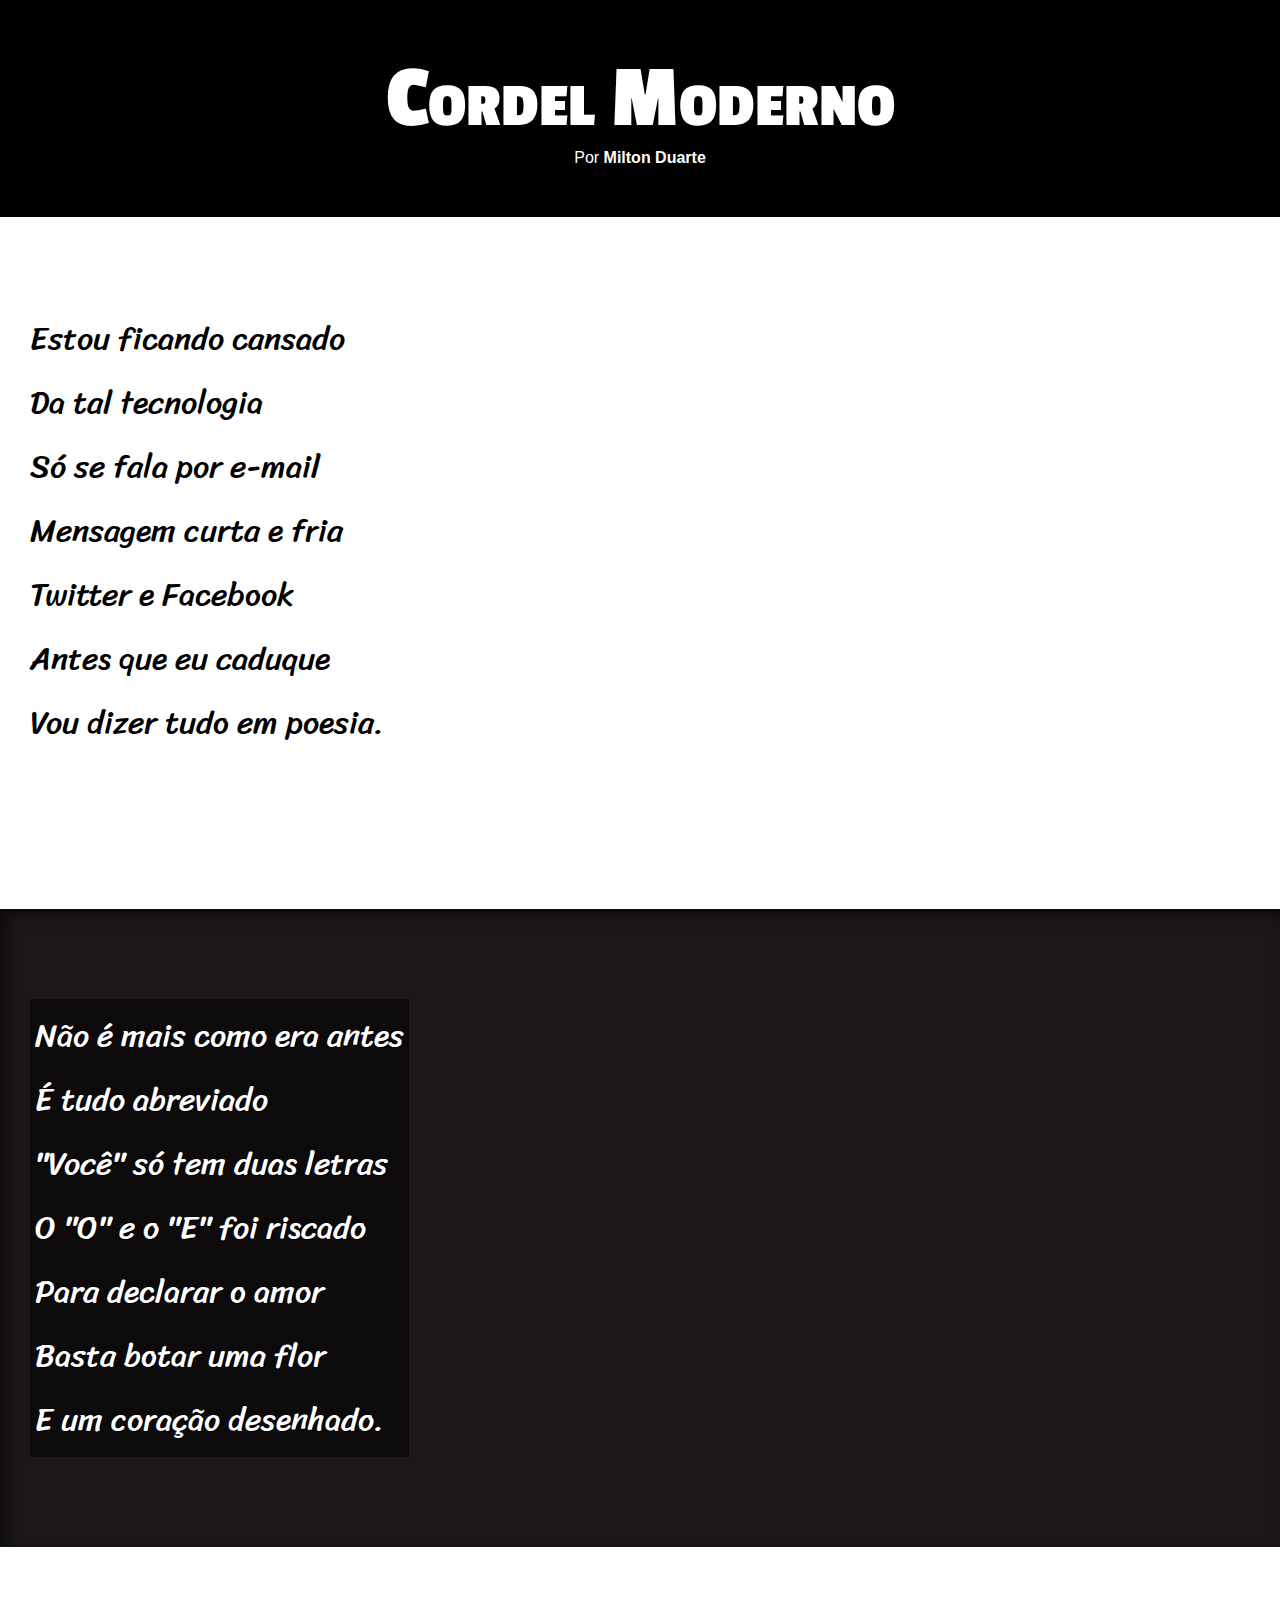
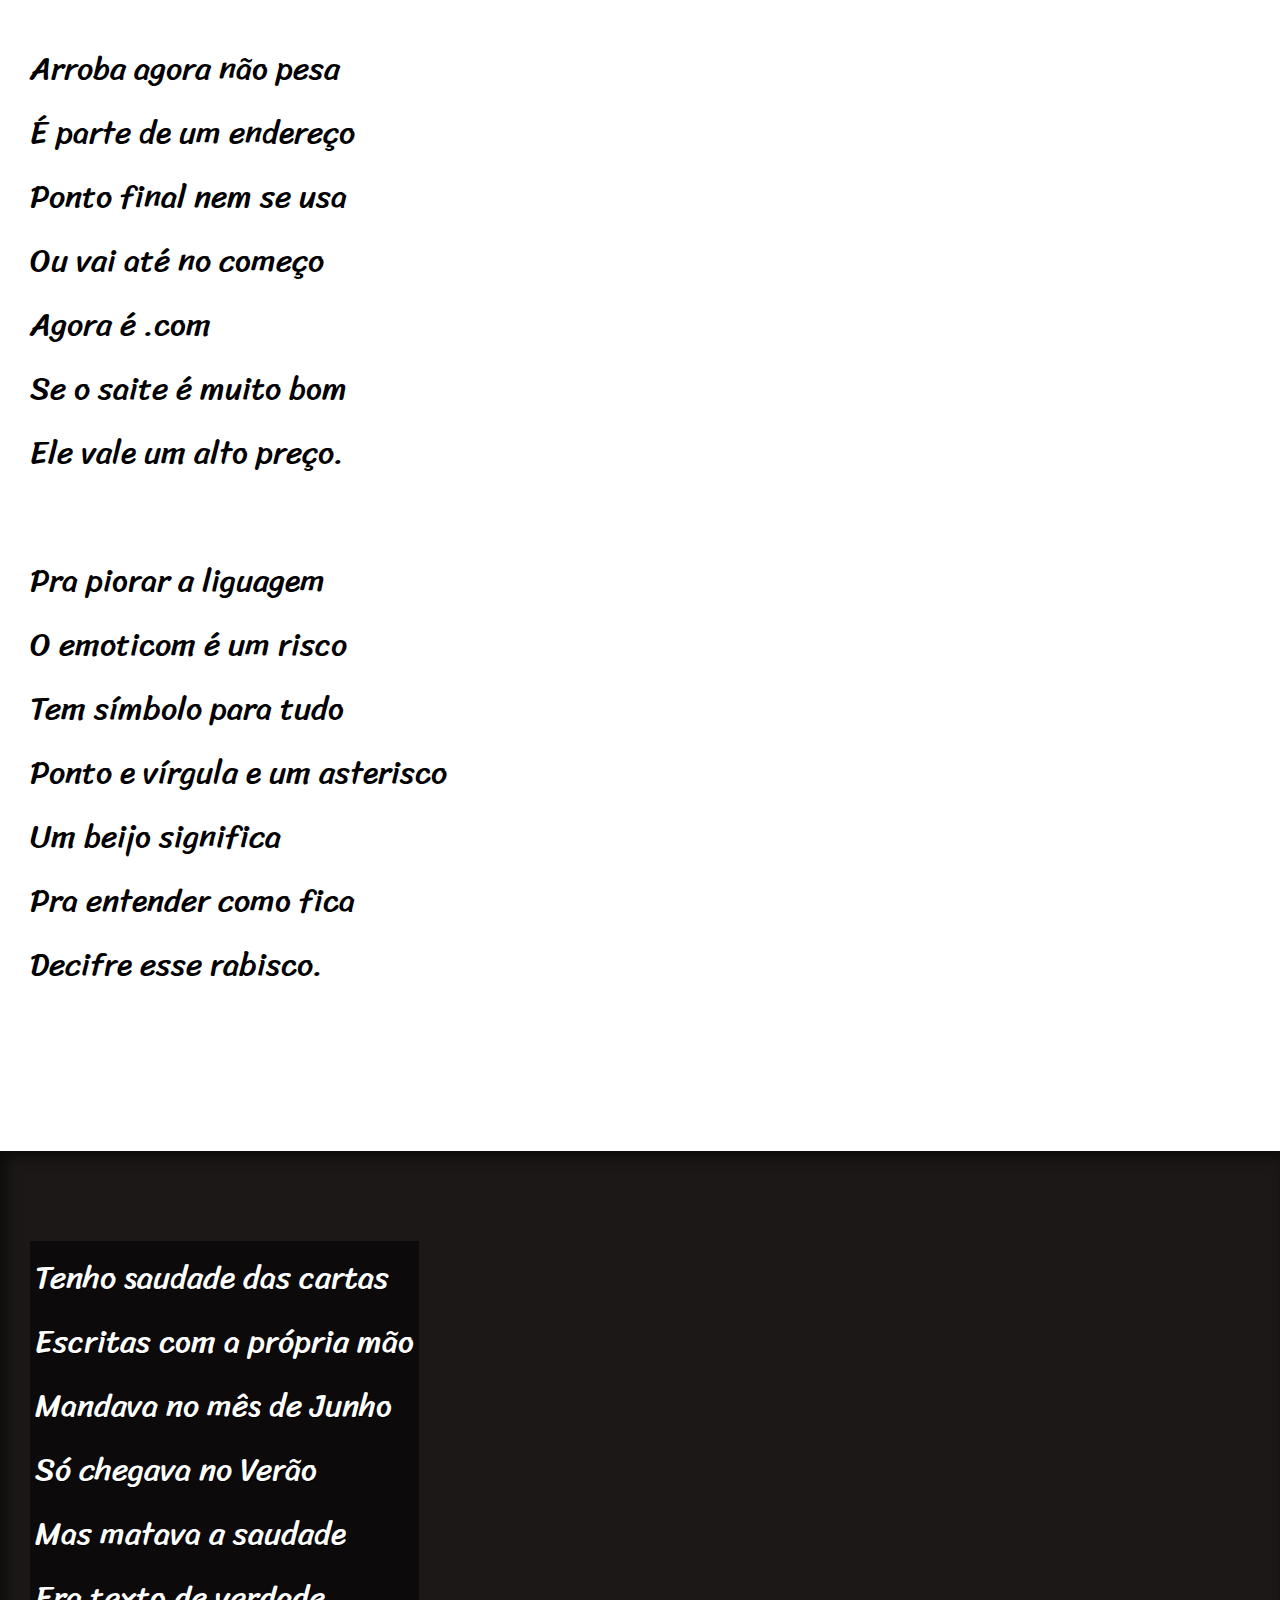
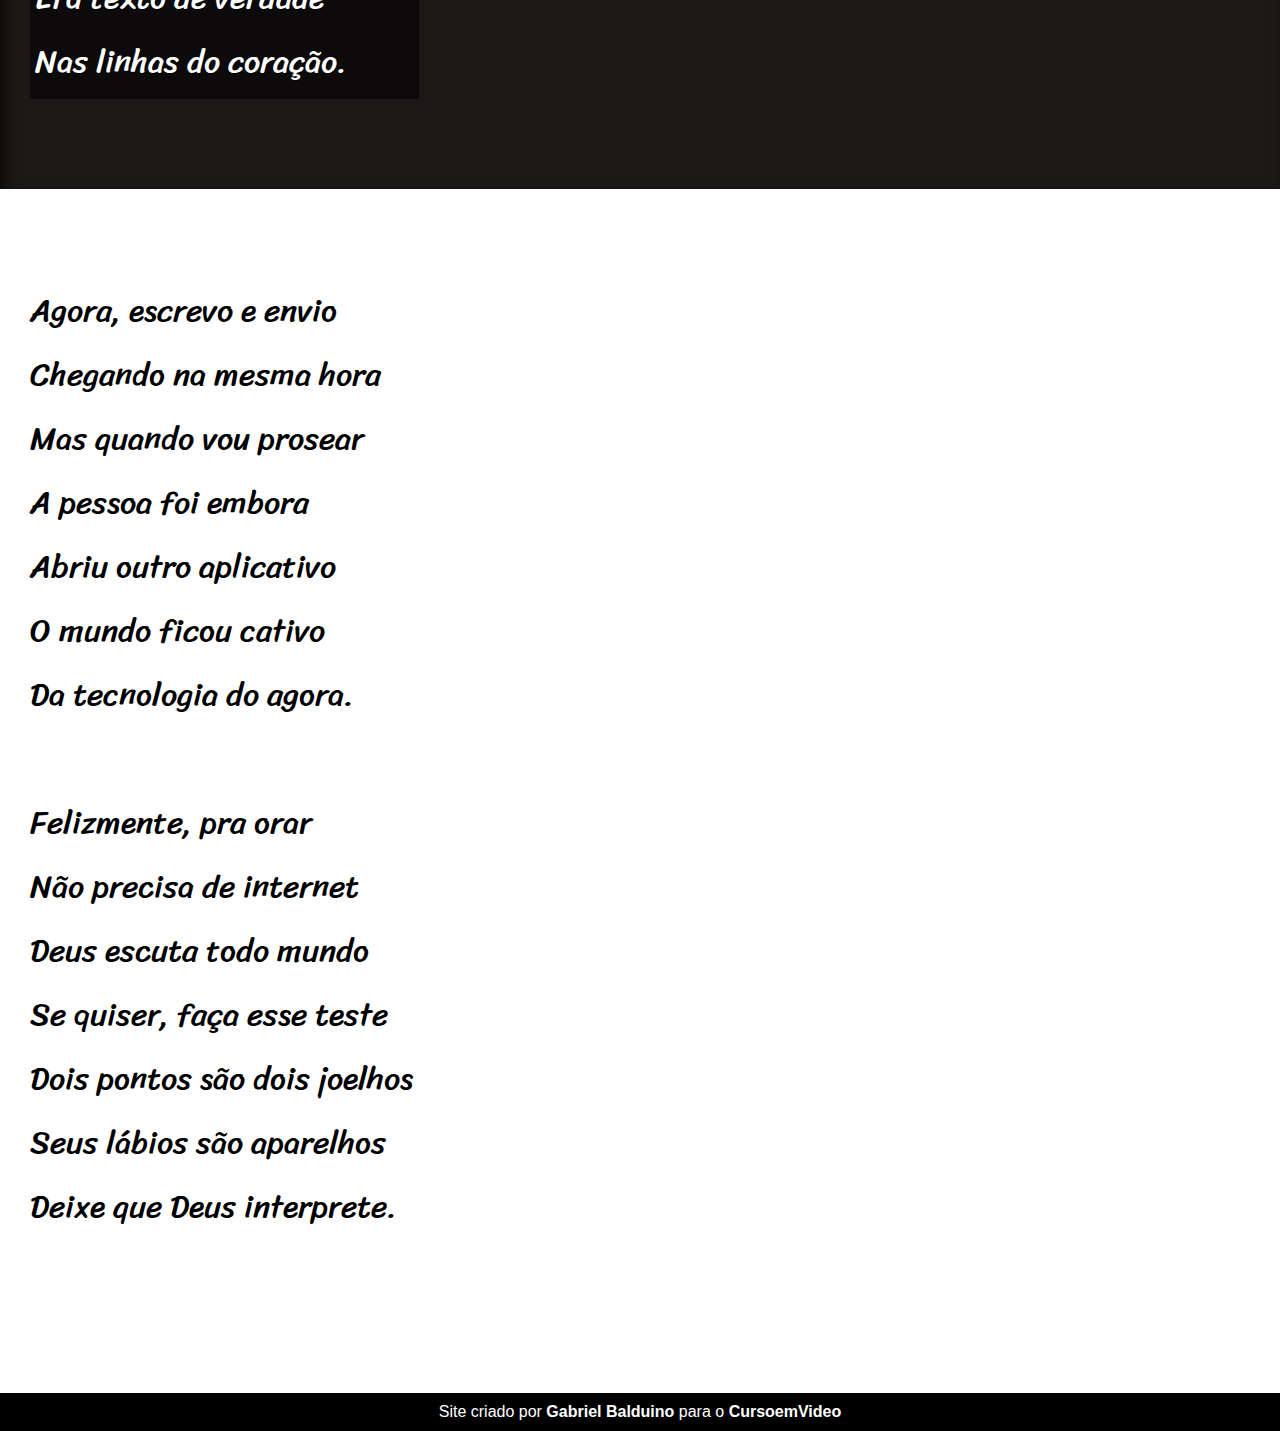
<file: Cordel/index.html>
<!DOCTYPE html>
<html lang="pt-BR">
<head>
    <meta charset="UTF-8">
    <meta name="viewport" content="width=device-width, initial-scale=1.0">
    <title>Cordel Moderno</title>
    <link rel="stylesheet" href="estilo/style.css">
</head>
<body>
    <header>
        <h1>Cordel Moderno</h1>
        <p>Por <a href="https://www.recantodasletras.com.br/poesias/3186743" target="_blank">Milton Duarte</a></p>
    </header>

    <section class="normal">
        <p>
            Estou ficando cansado <br>
            Da tal tecnologia <br>
            Só se fala por e-mail <br>
            Mensagem curta e fria <br>
            Twitter e Facebook <br>
            Antes que eu caduque <br>
            Vou dizer tudo em poesia.
        </p>
    </section>


    <section class="imagem" id="img01">
        <p>
            Não é mais como era antes <br>
            É tudo abreviado <br>
            "Você" só tem duas letras <br>
            O "O" e o "E" foi riscado <br>
            Para declarar o amor <br>
            Basta botar uma flor <br>
            E um coração desenhado.
        </p>
    </section>



    <section class="normal">
        <p>
            Arroba agora não pesa <br>
            É parte de um endereço <br>
            Ponto final nem se usa <br>
            Ou vai até no começo <br>
            Agora é .com <br>
            Se o saite é muito bom <br>
            Ele vale um alto preço.
        </p>
        
        <p>
            Pra piorar a liguagem <br>
            O emoticom é um risco <br>
            Tem símbolo para tudo <br>
            Ponto e vírgula e um asterisco <br>
            Um beijo significa <br>
            Pra entender como fica <br>
            Decifre esse rabisco.
        </p>
    </section>


    <section class="imagem" id="img02">
        <p>
            Tenho saudade das cartas <br>
            Escritas com a própria mão <br>
            Mandava no mês de Junho <br>
            Só chegava no Verão <br>
            Mas matava a saudade <br>
            Era texto de verdade <br>
            Nas linhas do coração.
        </p>
    </section>


    <section class="normal">
        <p>
            Agora, escrevo e envio <br>
            Chegando na mesma hora <br>
            Mas quando vou prosear <br>
            A pessoa foi embora <br>
            Abriu outro aplicativo <br>
            O mundo ficou cativo <br>
            Da tecnologia do agora.
        </p>
        
        <p>
            Felizmente, pra orar <br>
            Não precisa de internet <br>
            Deus escuta todo mundo <br>
            Se quiser, faça esse teste <br>
            Dois pontos são dois joelhos <br>
            Seus lábios são aparelhos <br>
            Deixe que Deus interprete.
        </p>
    </section>

    <footer>
        <p>Site criado por <a href="https://github.com/Gabecyk" target="_blank">Gabriel Balduino</a> para o <a href="https://www.cursoemvideo.com" target="_blank">CursoemVideo</a></p>
    </footer>
</body>
</html>
</file>
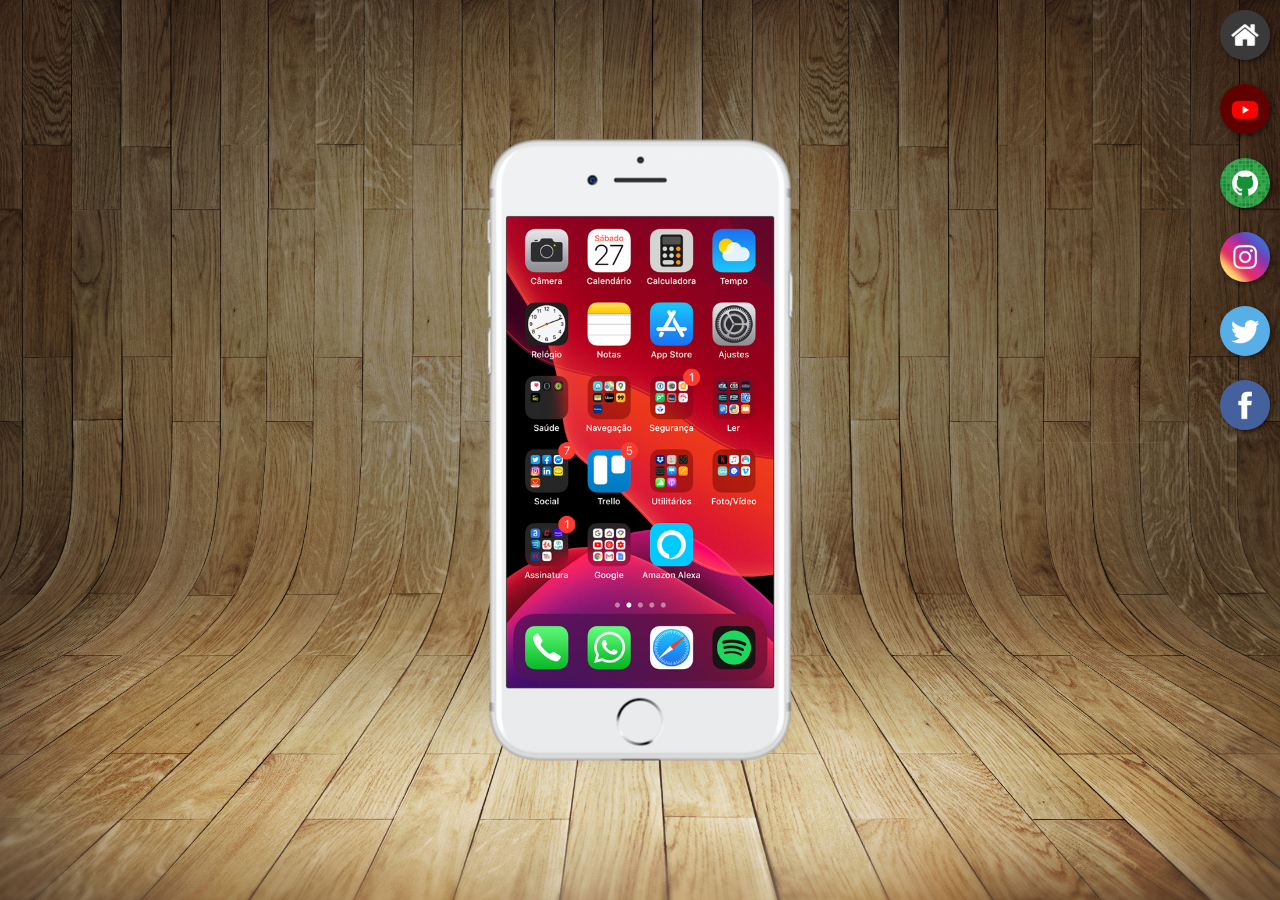
<file: Social/index.html>
<!DOCTYPE html>
<html lang="en">
<head>
    <meta charset="UTF-8">
    <meta name="viewport" content="width=device-width, initial-scale=1.0">
    <link rel="shortcut icon" href="imagens/frame-iphone.png" type="image/x-icon">
    <link rel="stylesheet" href="style-social/style.css">
    <title>Projeto Redes Sociais</title>
</head>
<body>
    <main>
        <section id="telefone">
            <iframe src="home.html" name="tela" id="tela" frameborder="0"></iframe>
        </section>
        <section id="redes-sociais">
            <a href="home.html" target="tela"><img src="imagens/logo-home.jpg" alt=""></a><br>
            <a href="youtube.html" target="tela"><img src="imagens/logo-youtube.jpg" alt=""></a><br>
            <a href="github.html" target="tela"><img src="imagens/logo-github.jpg" alt=""></a><br>
            <a href="instagram.html" target="tela"><img src="imagens/logo-instagram.jpg" alt=""></a><br>
            <a href="twitter.html" target="tela"><img src="imagens/logo-twitter.jpg" alt=""></a><br>
            <a href="facebook.html" target="tela"><img src="imagens/logo-facebook.jpg" alt=""></a><br>
        </section>
    </main>
</body>
</html>
</file>
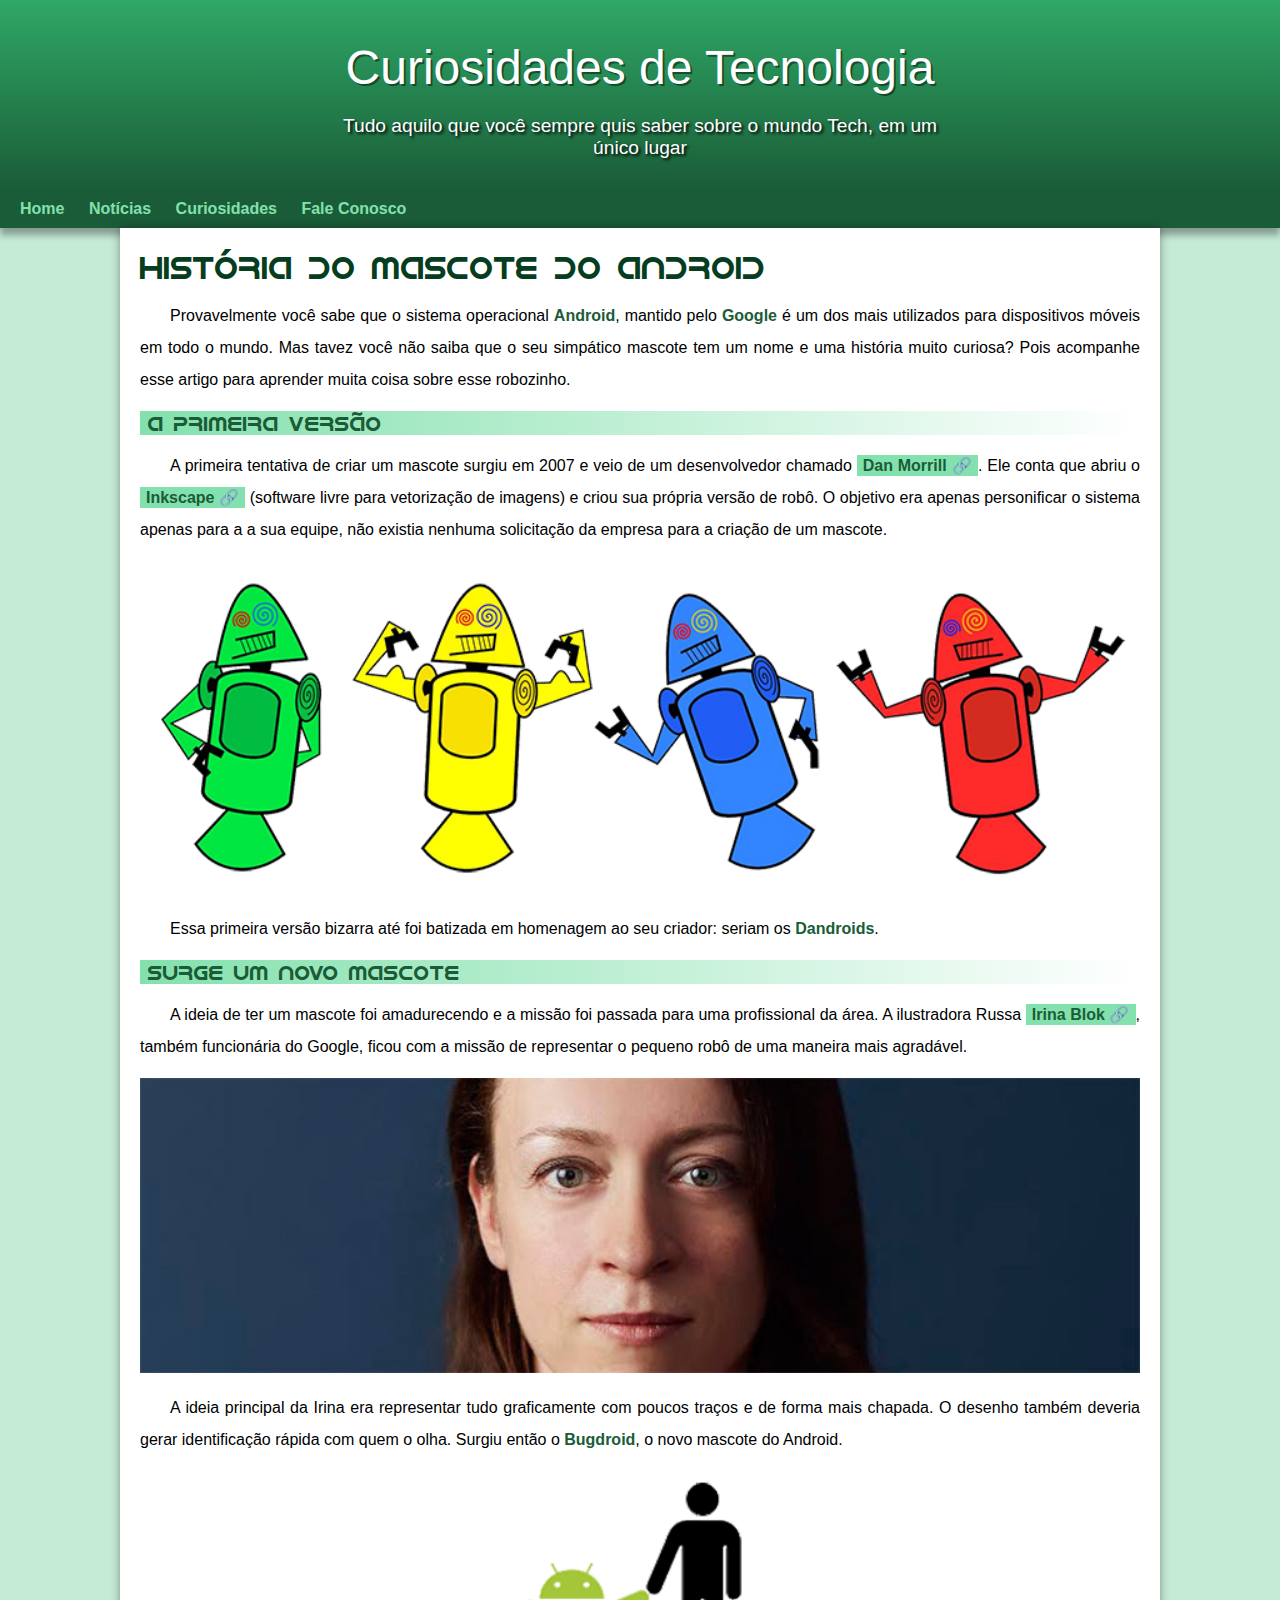
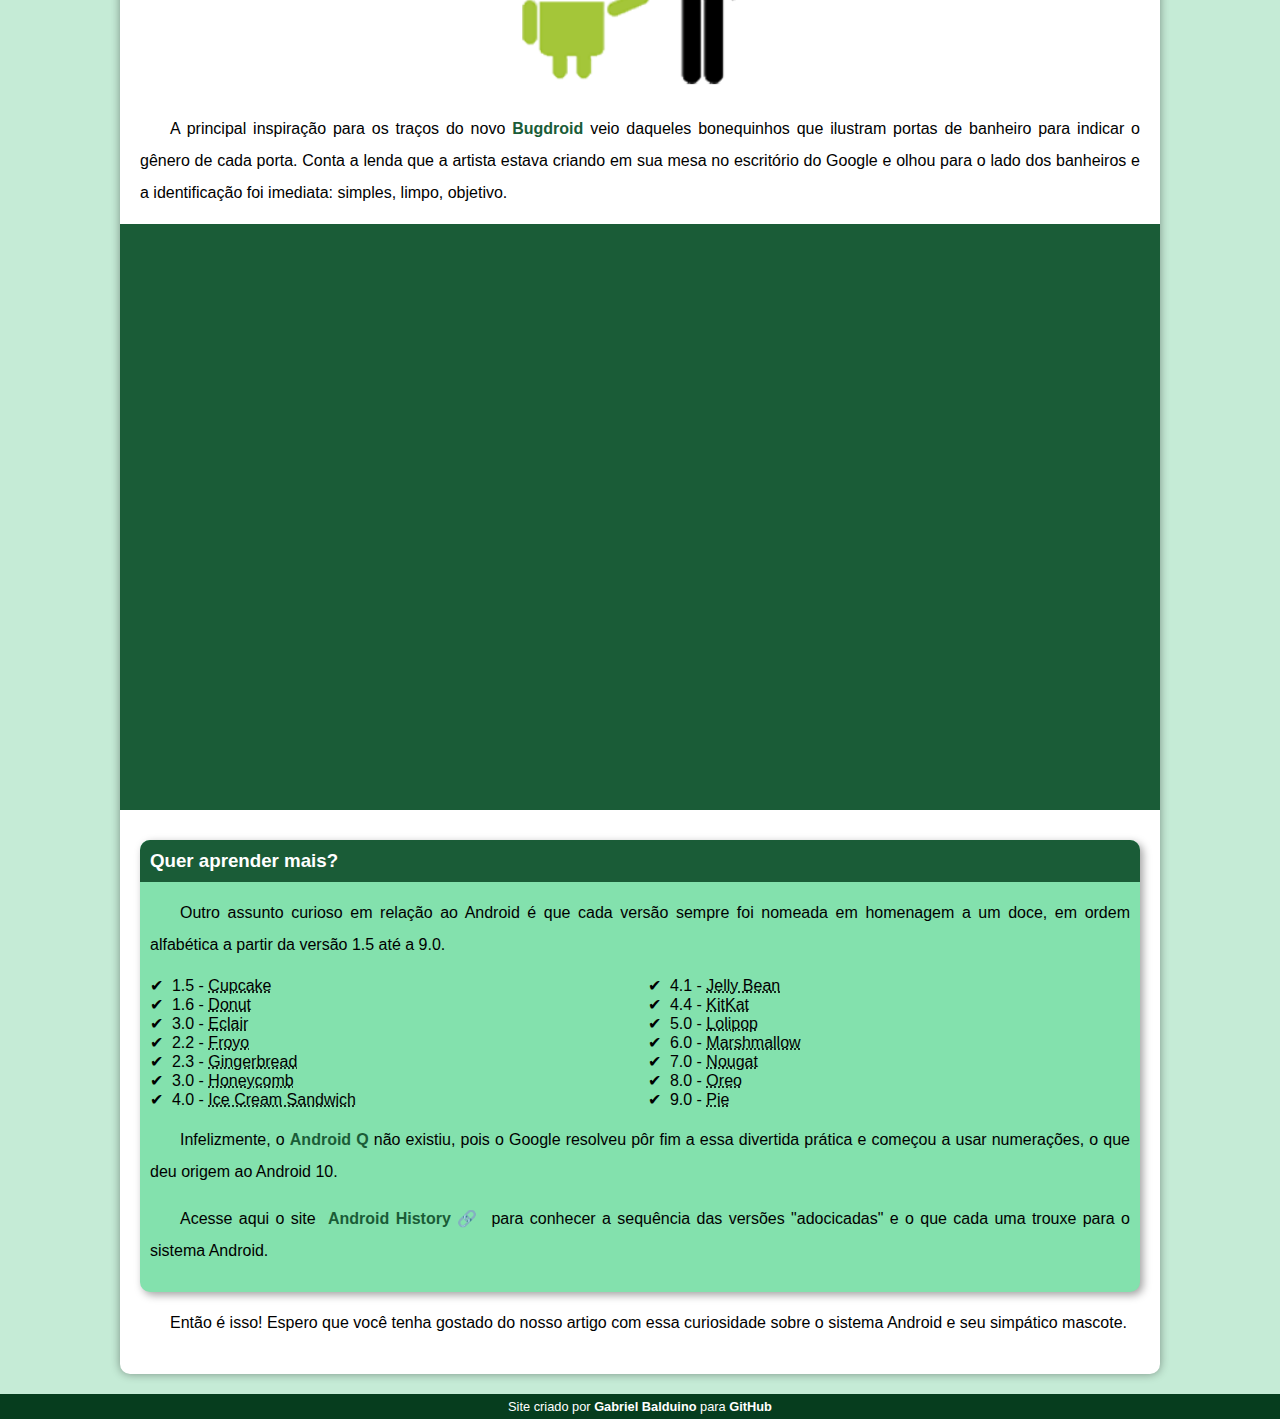
<file: Android/android.html>
<!DOCTYPE html>
<html lang="pt-bt">
<head>
    <meta charset="UTF-8">
    <meta name="viewport" content="width=device-width, initial-scale=1.0">
    <title>Como surgiu o mascote do Android?</title>
    <link rel="shortcut icon" href="imagens/favicon.ico" type="image/x-icon">
    <link rel="stylesheet" href="estilo/style.css">

    
</head>
<body>
    <header>
        <h1>Curiosidades de Tecnologia</h1>
        <p onclick="alert('Você clicou no paragrafo');">Tudo aquilo que você sempre quis saber sobre o mundo Tech, em um único lugar</p>
    </header>

    <nav>
        <a href="#">Home</a>
        <a href="#">Notícias</a>
        <a href="#">Curiosidades</a>
        <a href="#">Fale Conosco</a>
    </nav>

    <main>
        <article>
            <h1>História do Mascote do Android</h1>

            <p>Provavelmente você sabe que o sistema operacional <strong>Android</strong>, mantido pelo <strong>Google</strong> é um dos mais utilizados para dispositivos móveis em todo o mundo. Mas tavez você não saiba que o seu simpático mascote tem um nome e uma história muito curiosa? Pois acompanhe esse artigo para aprender muita coisa sobre esse robozinho.</p>

            <h2>A primeira versão</h2>

            <p>A primeira tentativa de criar um mascote surgiu em 2007 e veio de um desenvolvedor chamado <a href="#" target="_blank" class="externo" >Dan Morrill</a>. Ele conta que abriu o <a href="#" target="_blank" class="externo" >Inkscape</a> (software livre para vetorização de imagens) e criou sua própria versão de robô. O objetivo era apenas personificar o sistema apenas para a a sua equipe, não existia nenhuma solicitação da empresa para a criação de um mascote.</p>

            <picture>
                <source media="(max-width:600px)" srcset="imagens/dan-droids-pq.png">
                <img src="imagens/dan-droids.png" alt="Primeiro mascote do Android">
            </picture>

            <p>Essa primeira versão bizarra até foi batizada em homenagem ao seu criador: seriam os <strong>Dandroids</strong>.</p>

            <h2>Surge um novo mascote</h2>

            <p>A ideia de ter um mascote foi amadurecendo e a missão foi passada para uma profissional da área. A ilustradora Russa <a href="#" target="_blank" class="externo" >Irina Blok</a>, também funcionária do Google, ficou com a missão de representar o pequeno robô de uma maneira mais agradável.</p>

            <picture>
                <source media="(max-width: 600)" srcset="imagens/irina-blok-pq.jpg">
                <img src="imagens/irina-blok.jpg" alt="Irina Blok, Criadora do Bugdroid">
            </picture>

            <p>A ideia principal da Irina era representar tudo graficamente com poucos traços e de forma mais chapada. O desenho também deveria gerar identificação rápida com quem o olha. Surgiu então o <strong>Bugdroid</strong>, o novo mascote do Android.</p>

            <img src="imagens/bugdroid.png" class="pq" alt="Bugdroid">

            <p>A principal inspiração para os traços do novo <strong>Bugdroid</strong> veio daqueles bonequinhos que ilustram portas de banheiro para indicar o gênero de cada porta. Conta a lenda que a artista estava criando em sua mesa no escritório do Google e olhou para o lado dos banheiros e a identificação foi imediata: simples, limpo, objetivo.</p>

            <div class="video"><iframe width="560" height="315" src="https://www.youtube.com/embed/l2UDgpLz20M?si=lOFMKiLvJFy3MU1p" title="YouTube video player" frameborder="0" allow="accelerometer; autoplay; clipboard-write; encrypted-media; gyroscope; picture-in-picture; web-share" referrerpolicy="strict-origin-when-cross-origin" allowfullscreen></iframe></div>
            
            <aside>
                <h3>Quer aprender mais?</h3>

                <p>Outro assunto curioso em relação ao Android é que cada versão sempre foi nomeada em homenagem a um doce, em ordem alfabética a partir da versão 1.5 até a 9.0.</p>

                <ul>
                    <li>1.5 - <abbr title="Bolo de Copo">Cupcake</abbr></li>

                    <li>1.6 - <abbr title="Rosquinha">Donut</abbr></li>
                    
                    <li>3.0 - <abbr title="Bomba">Eclair</abbr></li>

                    <li>2.2 - <abbr title="Iorgute Congelado">Froyo</abbr></li>

                    <li>2.3 - <abbr title="Biscoito de Gengibre">Gingerbread</abbr></li>

                    <li>3.0 - <abbr title="Favo de Mel">Honeycomb</abbr></li>

                    <li>4.0 - <abbr title="Sanduíche de Sorvete">Ice Cream Sandwich</abbr></li>

                    <li>4.1 - <abbr title="Jujuba">Jelly Bean</abbr></li>

                    <li>4.4 - <abbr title="KitKat">KitKat</abbr></li>

                    <li>5.0 - <abbr title="Pirulito">Lolipop</abbr></li>

                    <li>6.0 - <abbr title="Marshmallow">Marshmallow</abbr></li>

                    <li>7.0 - <abbr title="Torrone">Nougat</abbr></li>

                    <li>8.0 - <abbr title="Oreo">Oreo</abbr></li>

                    <li>9.0 - <abbr title="Torta">Pie</abbr></li>

                </ul>
                
                <p>Infelizmente, o <strong>Android Q</strong> não existiu, pois o Google resolveu pôr fim a essa divertida prática e começou a usar numerações, o que deu origem ao Android 10.</p>

                <p>Acesse aqui o site <a href="#" target="_blank" class="externo" >Android History</a> para conhecer a sequência das versões "adocicadas" e o que cada uma trouxe para o sistema Android.</p>
            </aside>
            

            <p>Então é isso! Espero que você tenha gostado do nosso artigo com essa curiosidade sobre o sistema Android e seu simpático mascote.</p>
        </article>
    </main>

    <footer>
        <p>Site criado por <a href="#" target="_blank">Gabriel Balduino</a> para <a href="#" target="_blank">GitHub</a></p>
    </footer>
</body>
</html>
</file>
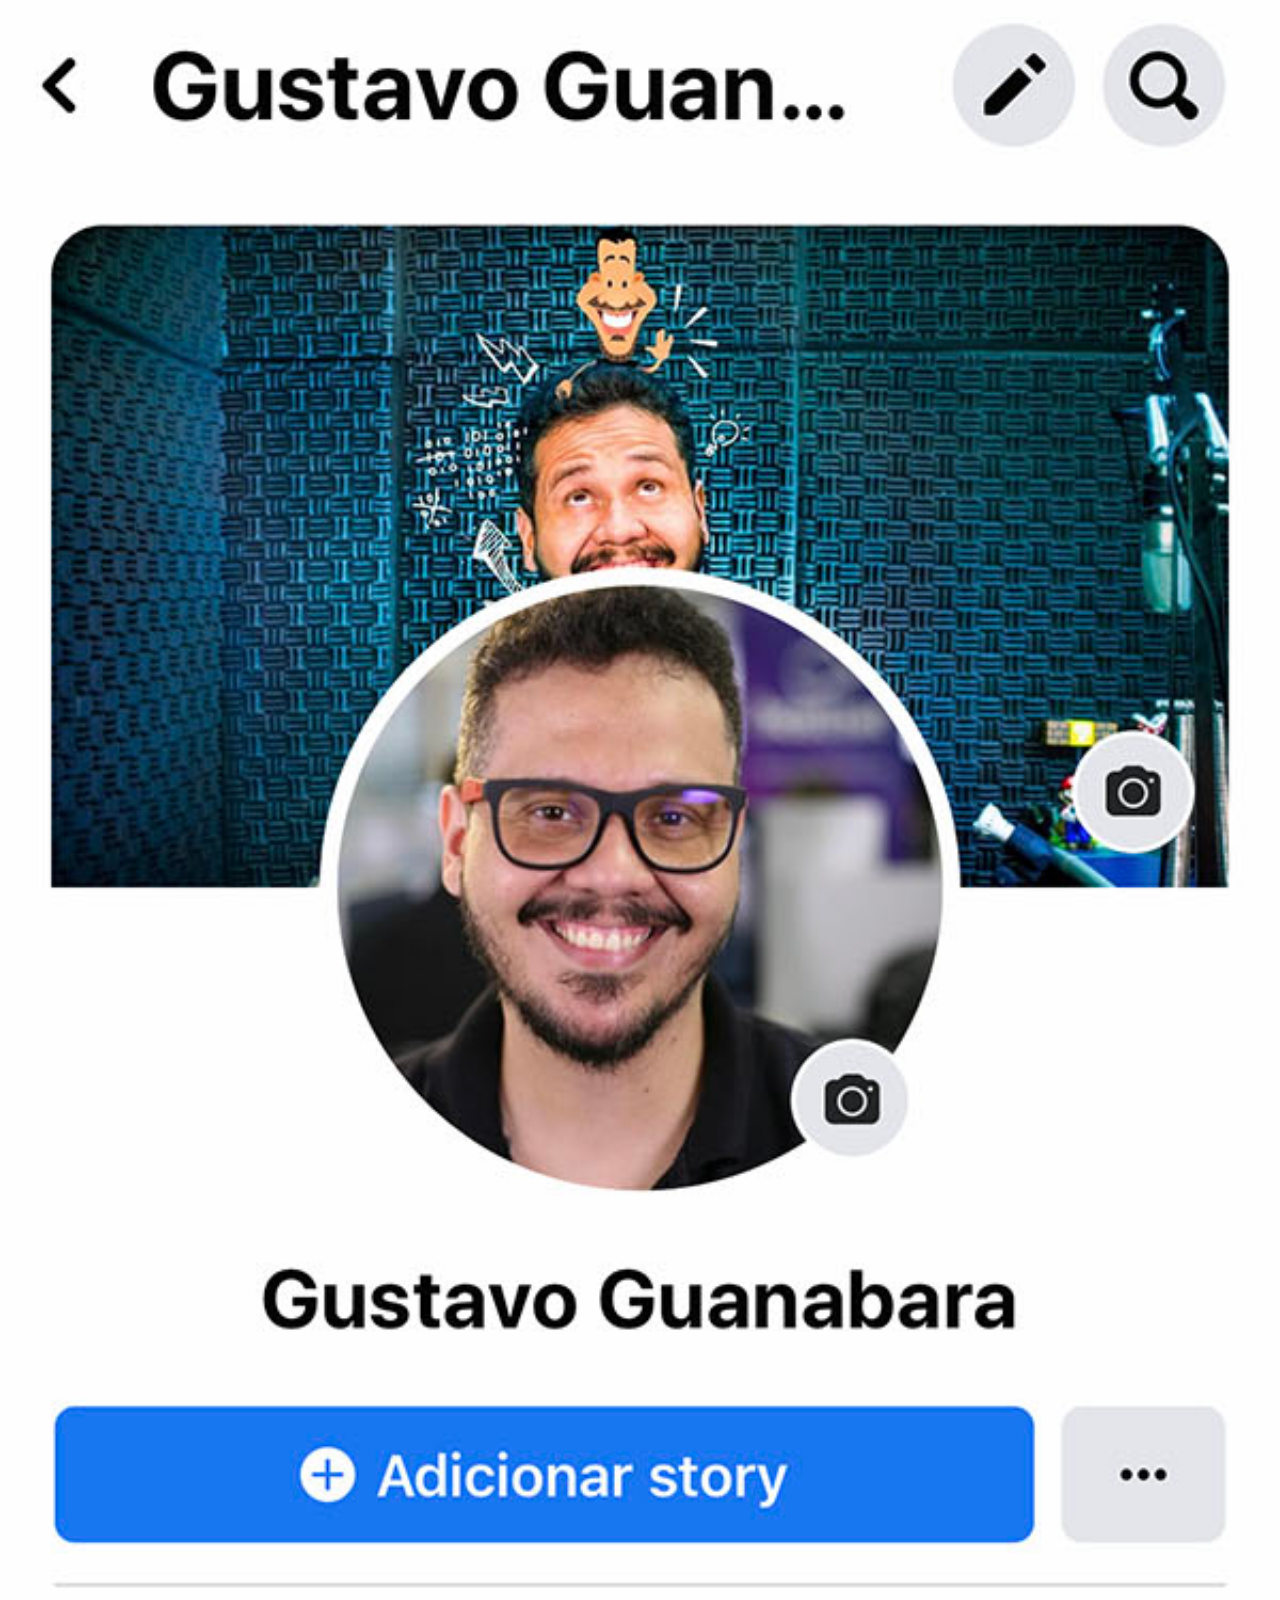
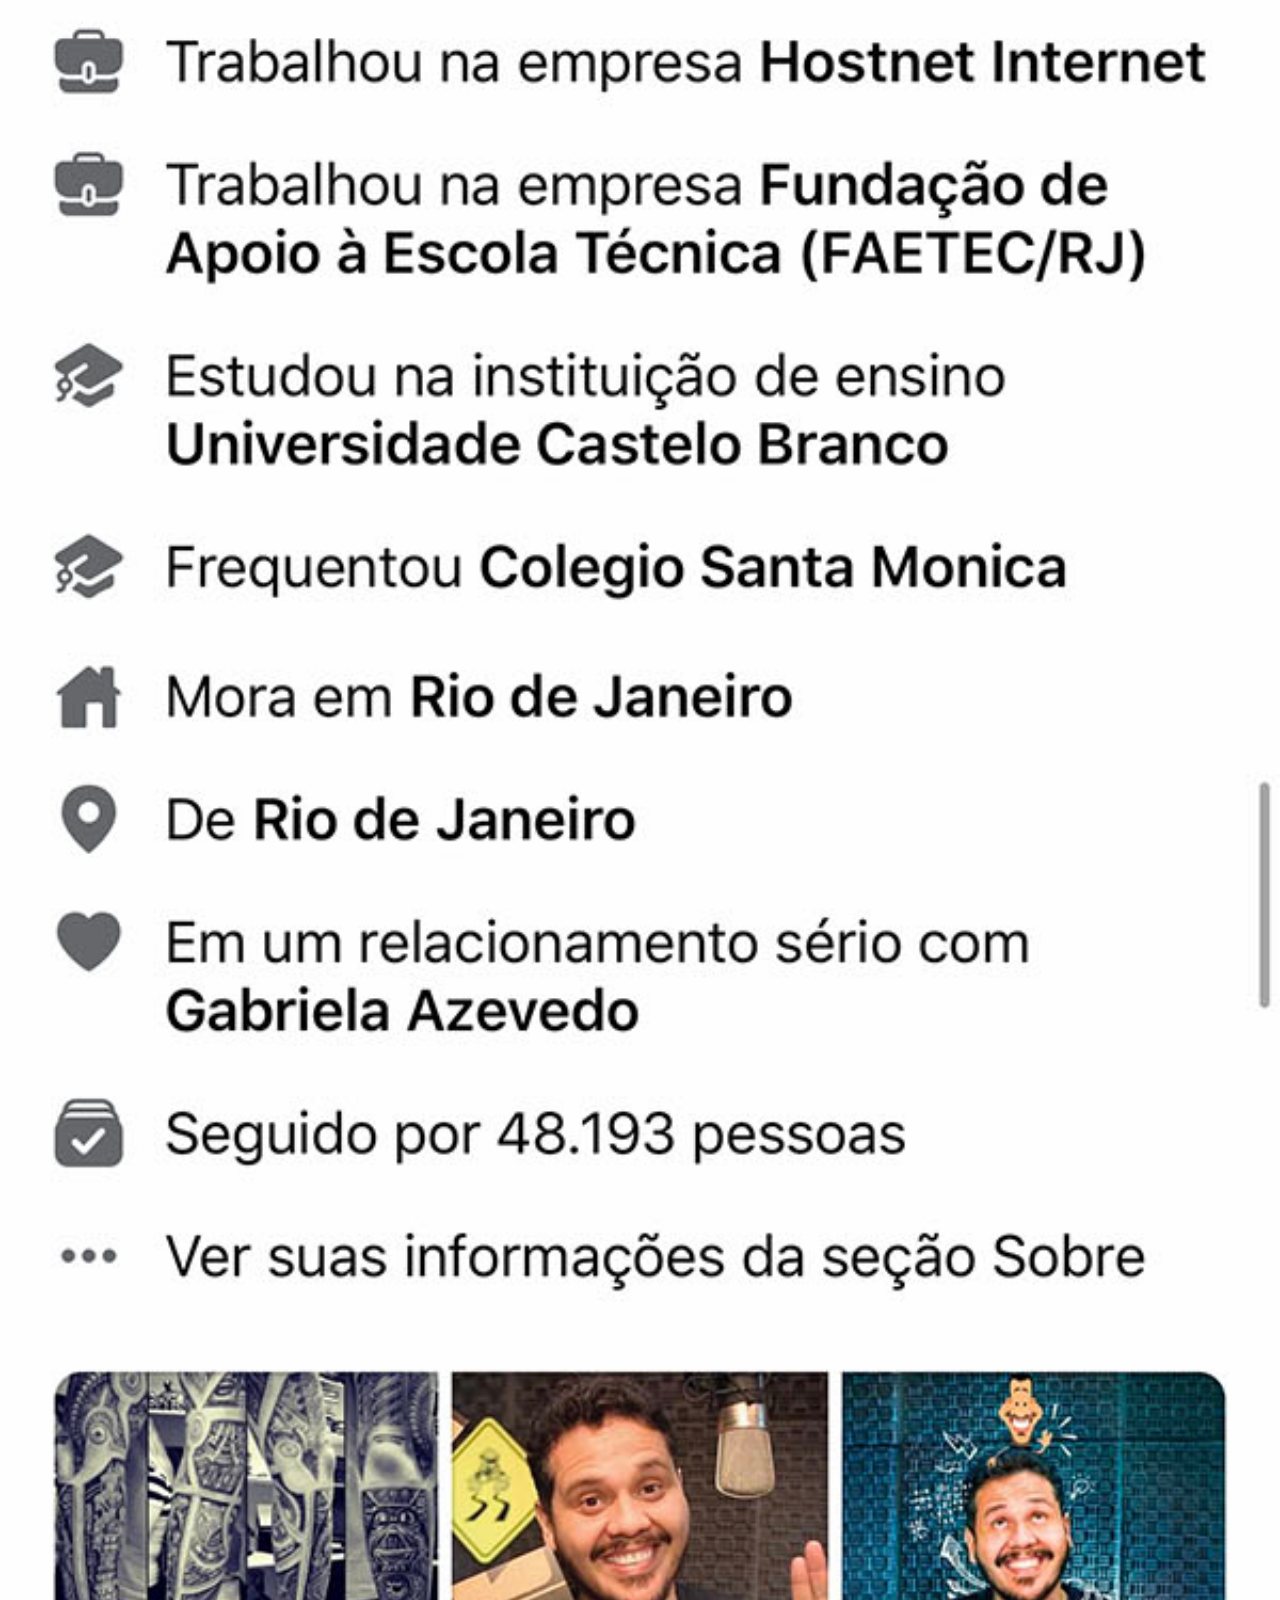
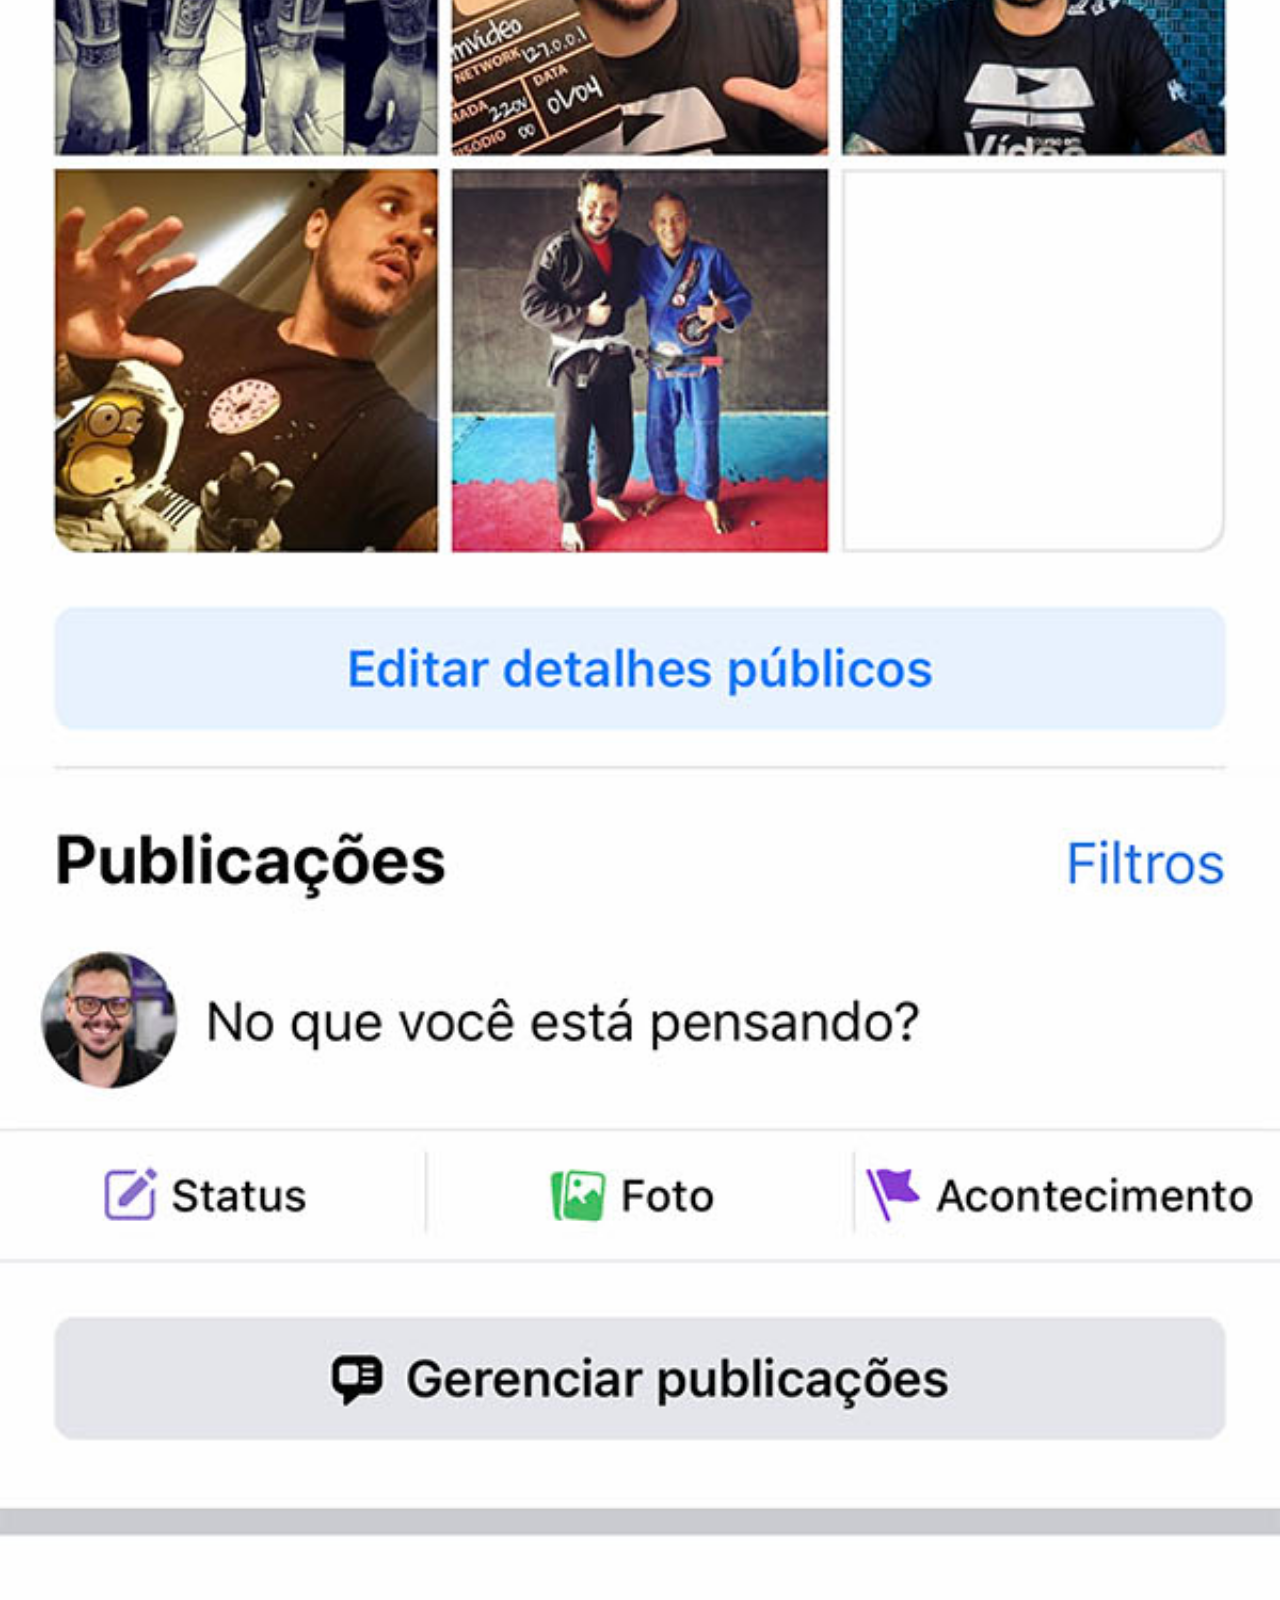
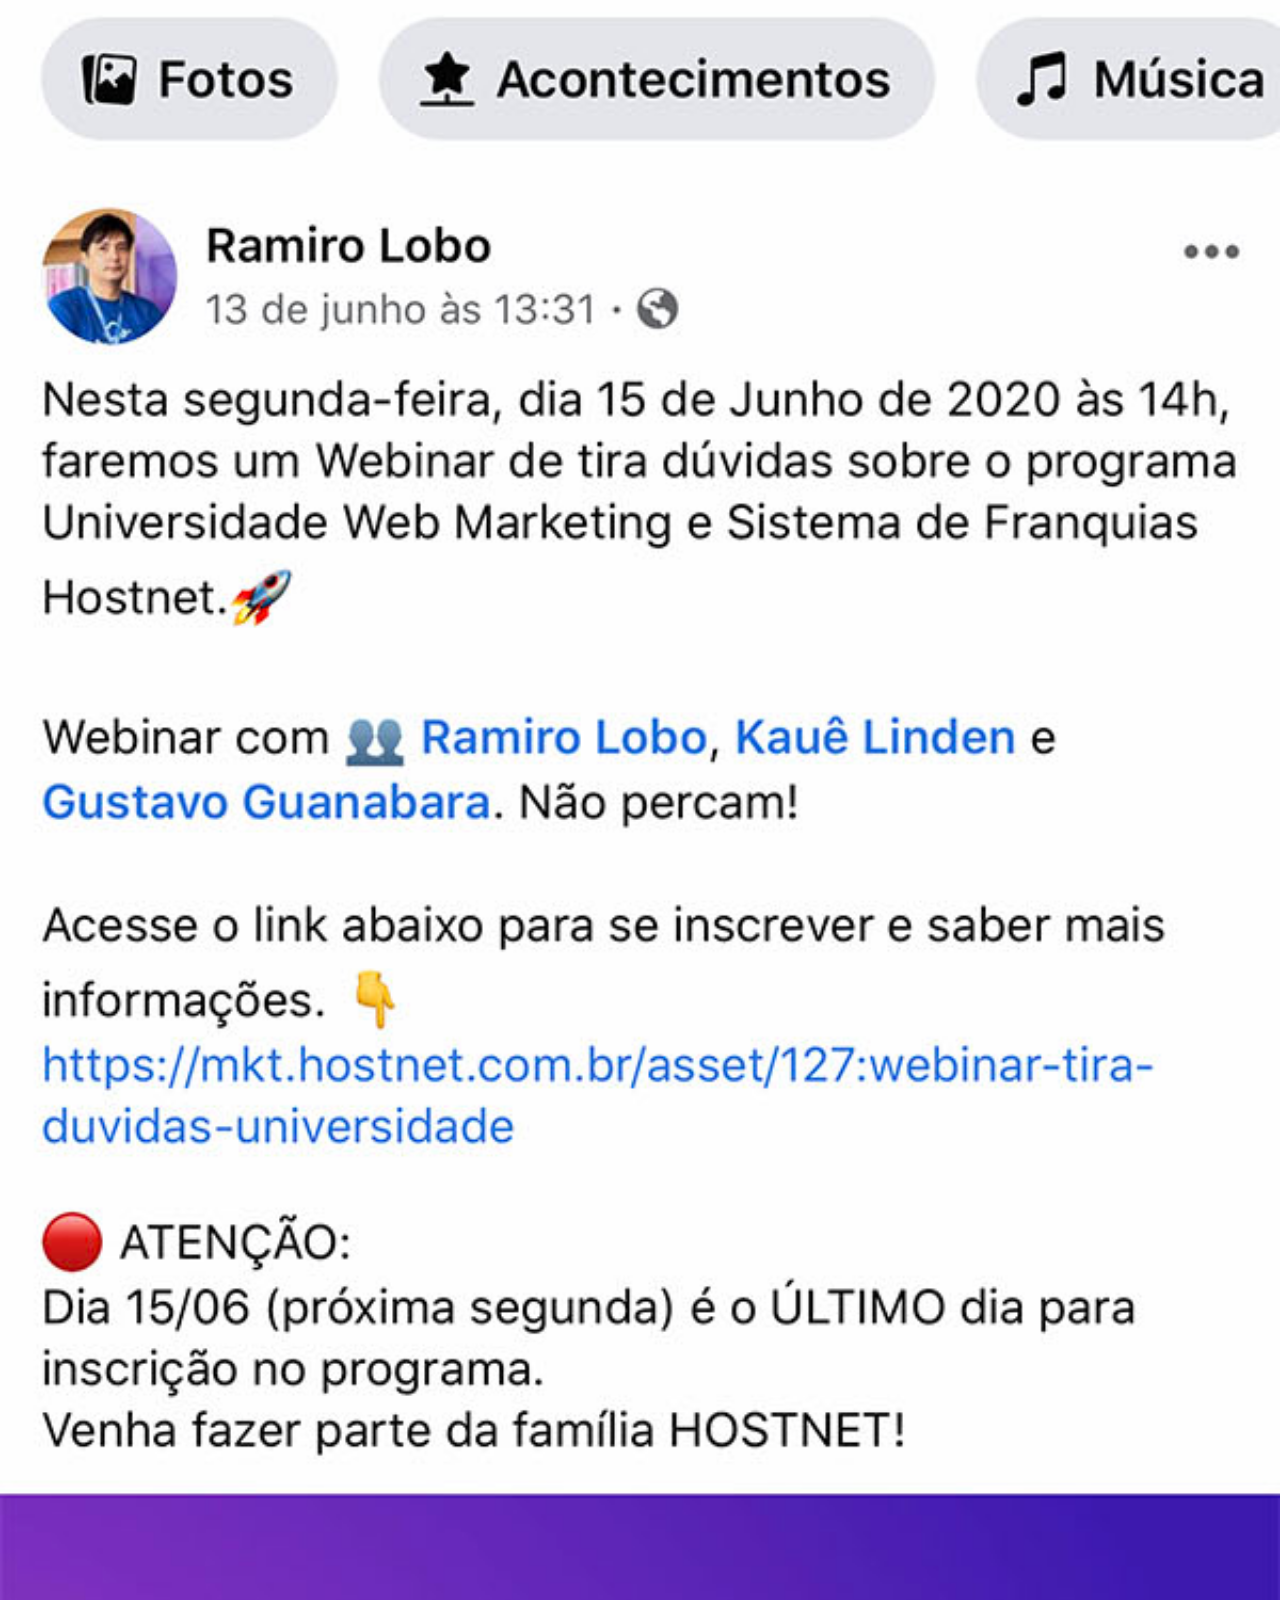
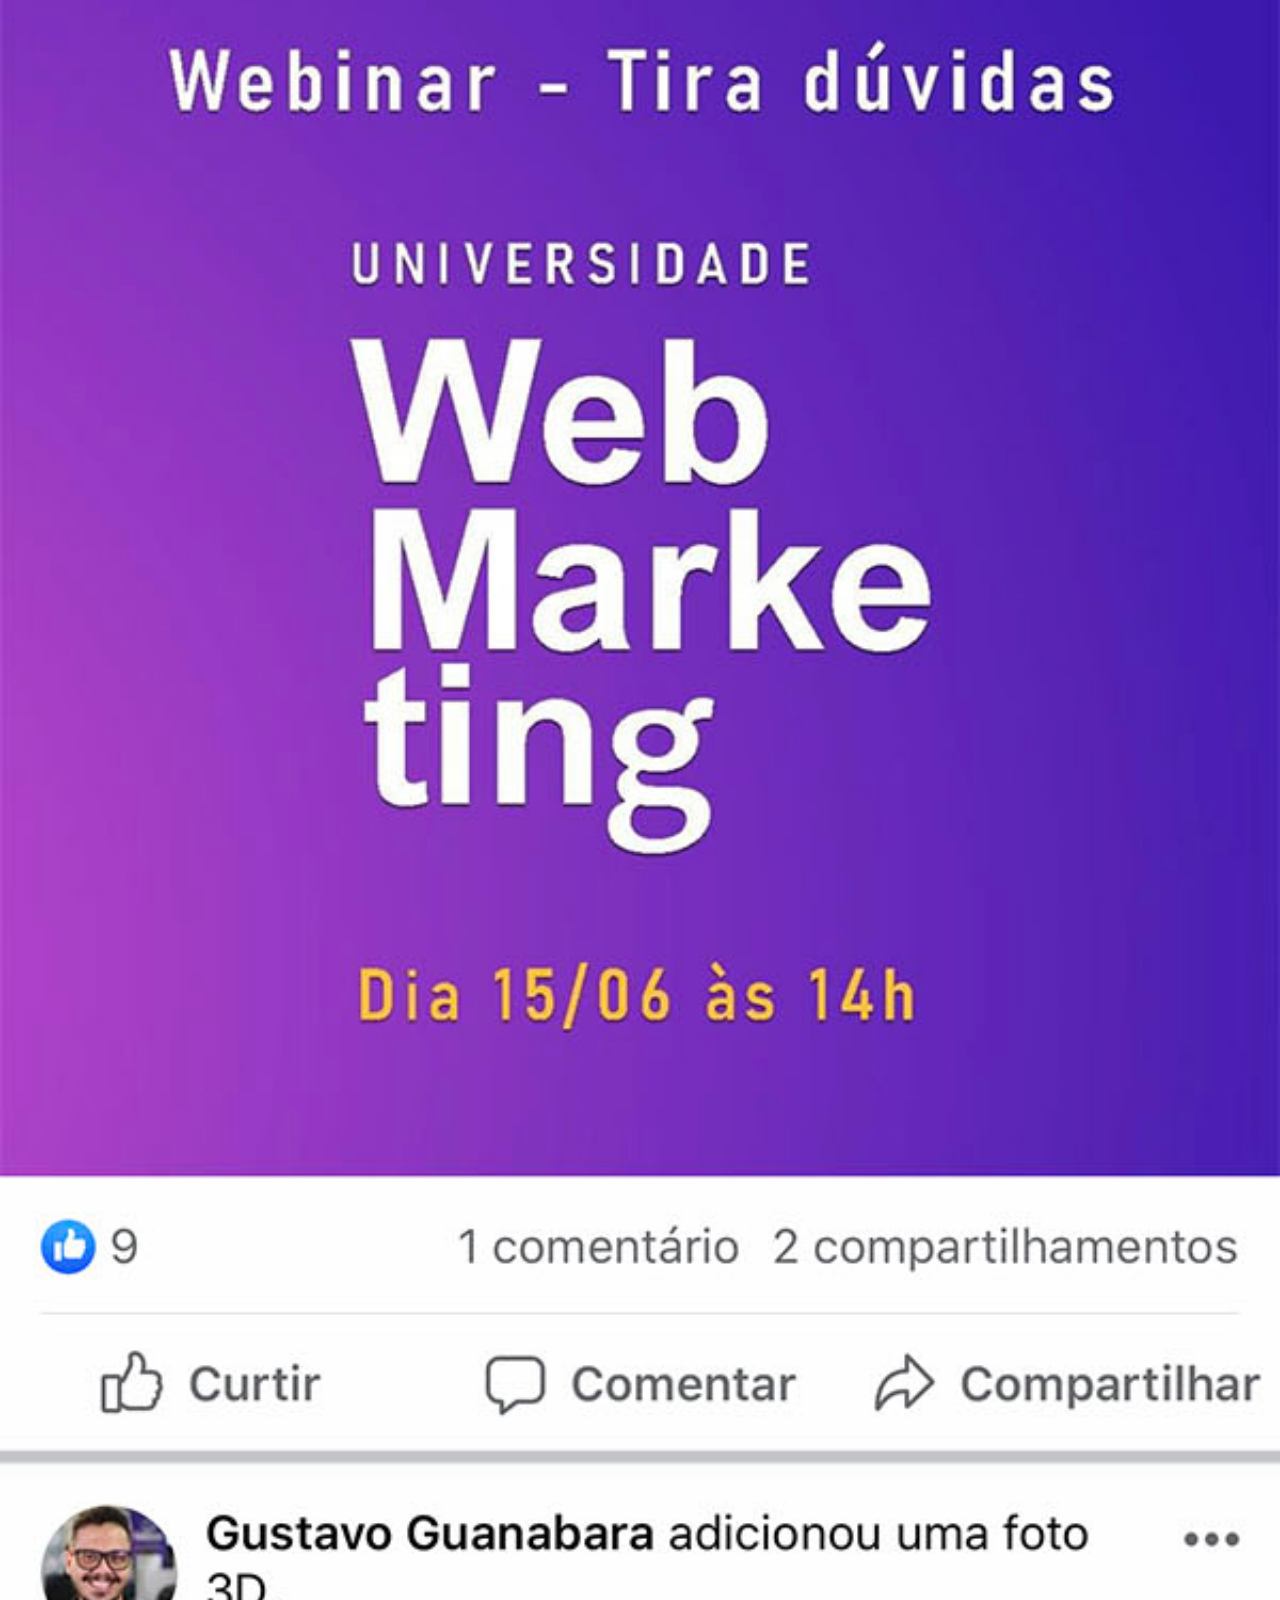
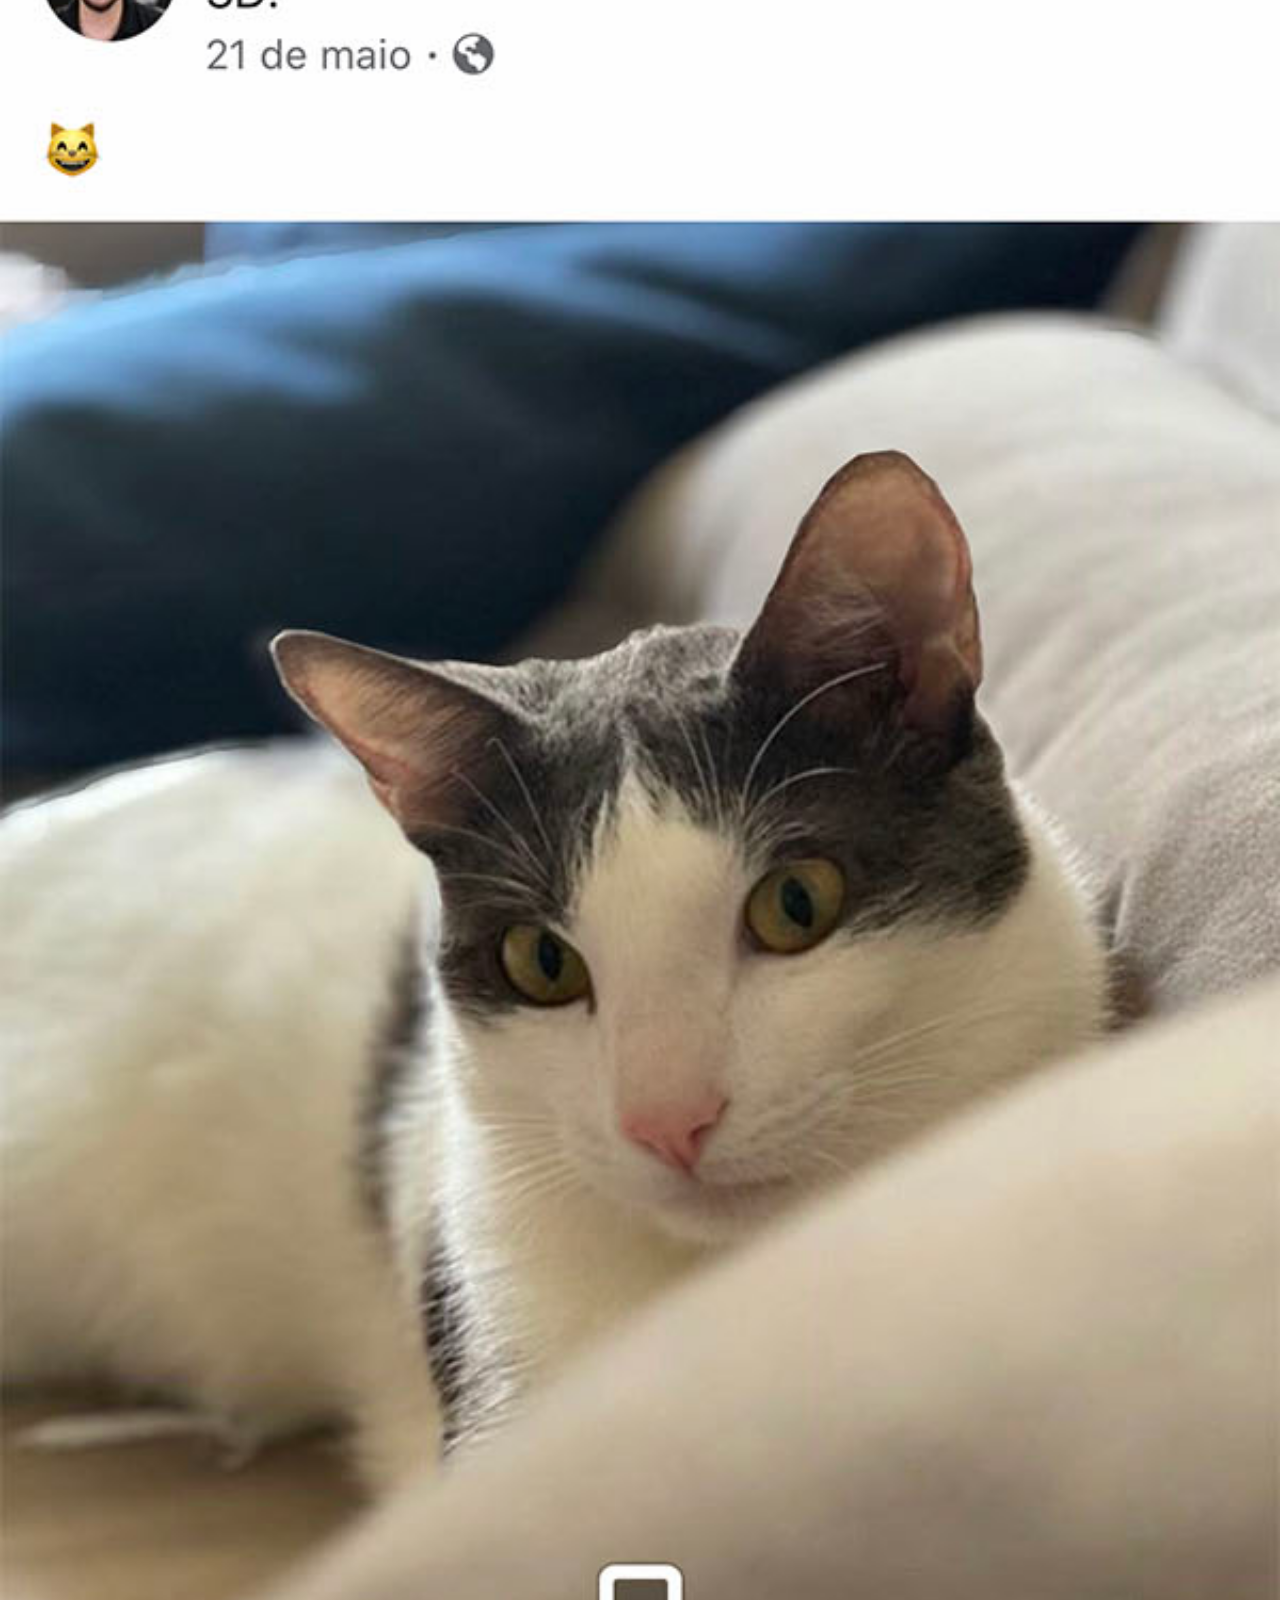
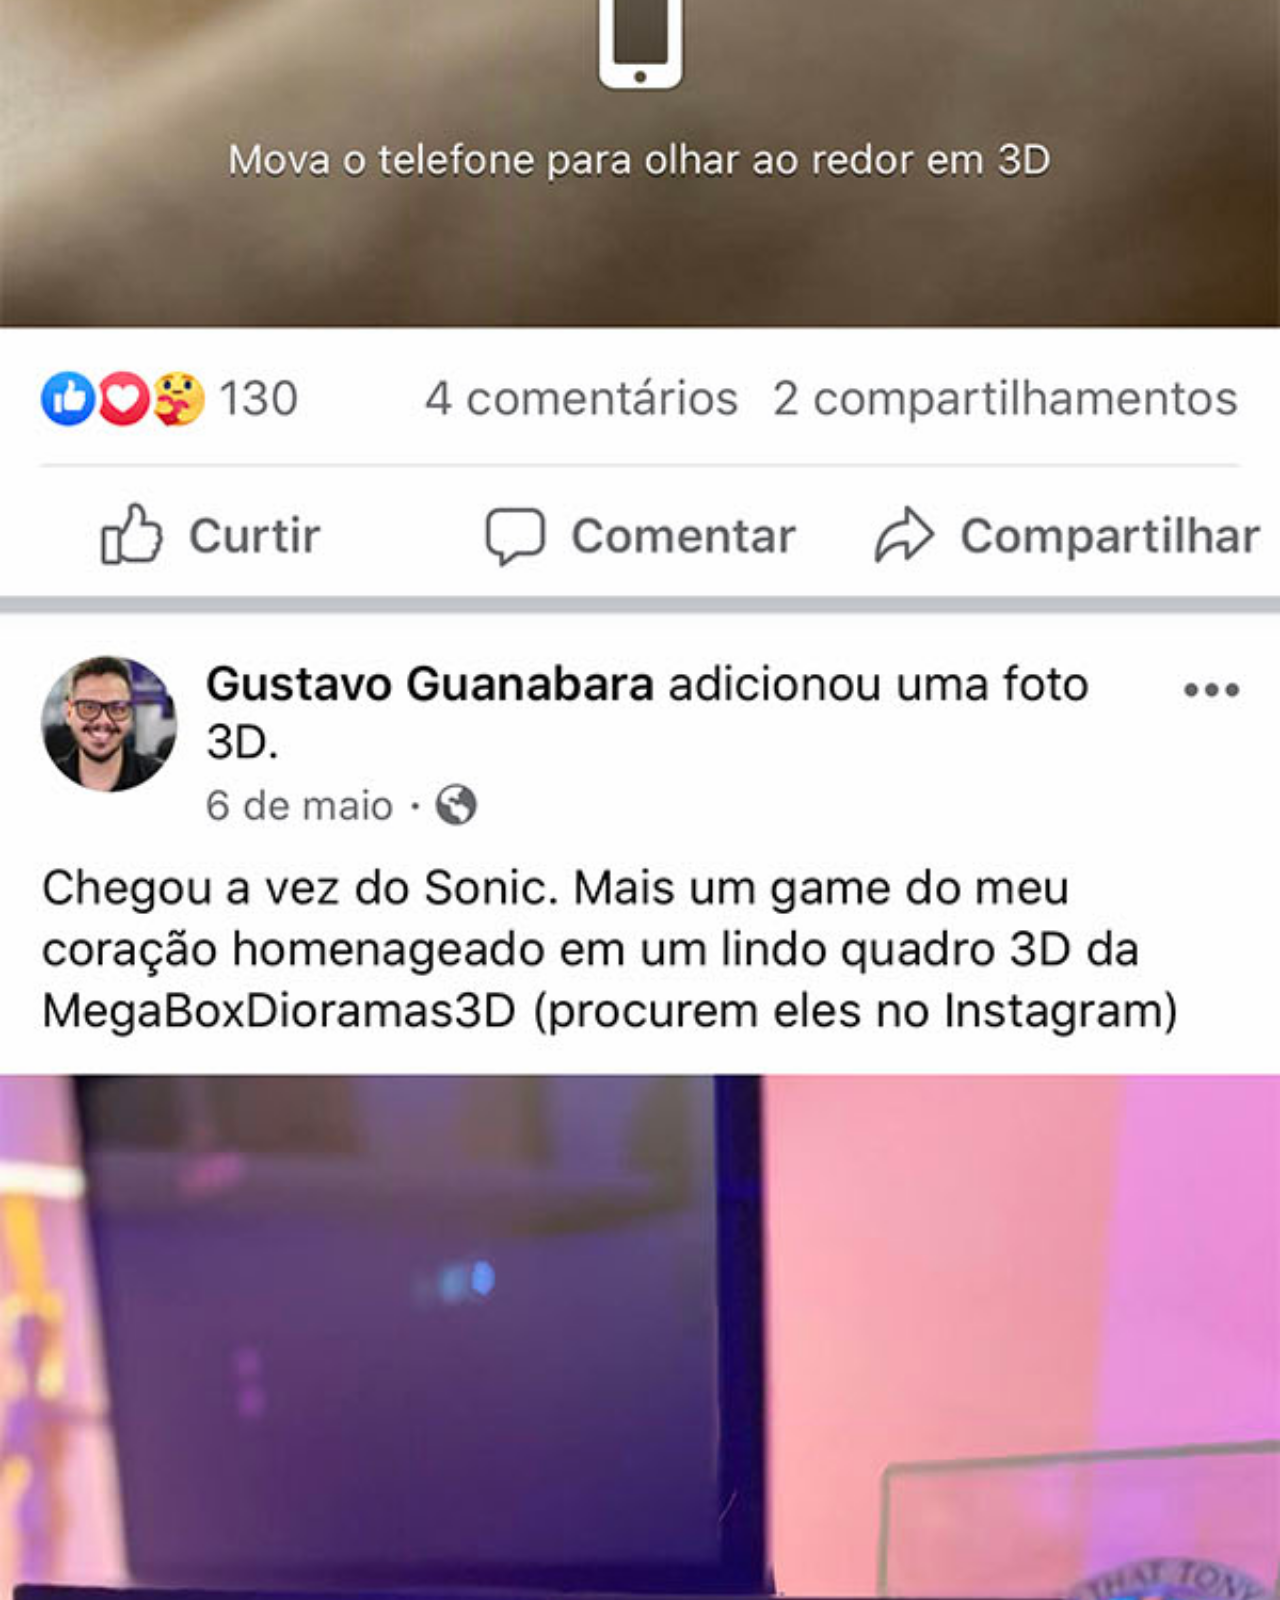
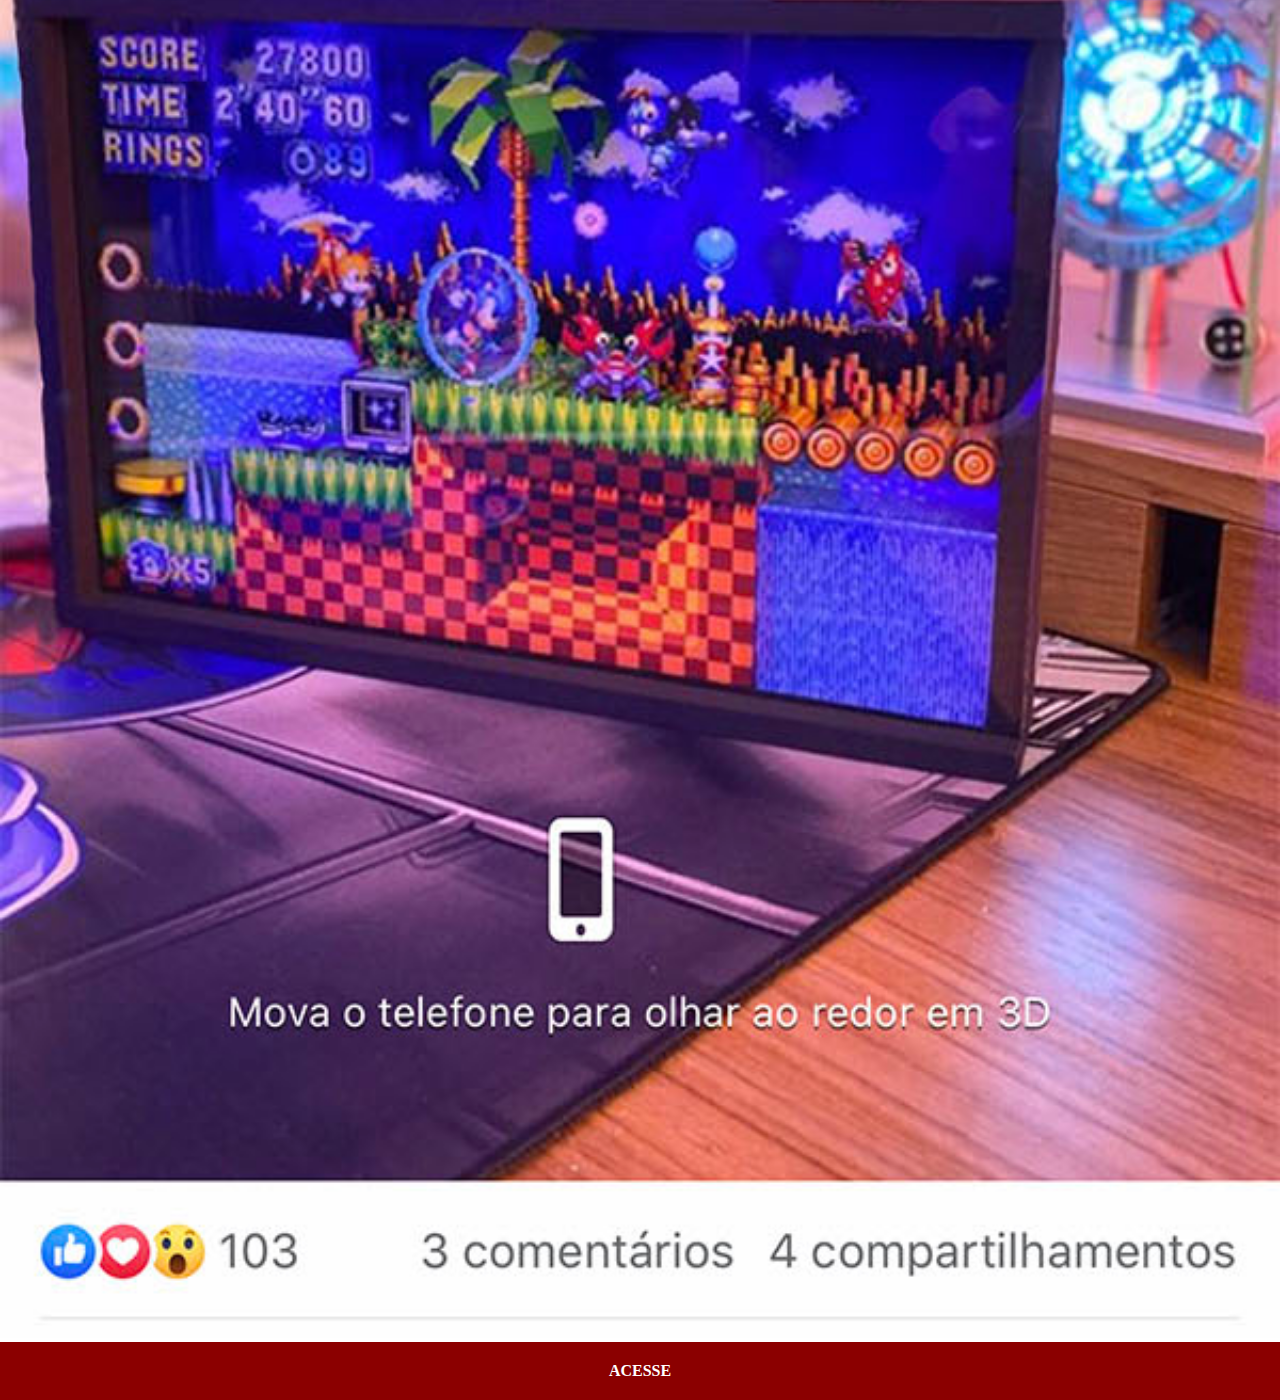
<file: Social/facebook.html>
<!DOCTYPE html>
<html lang="pt-br">
<head>
    <meta charset="UTF-8">
    <meta name="viewport" content="width=device-width, initial-scale=1.0">
    <title>Facebook</title>
    <link rel="stylesheet" href="style-social/global.css">
</head>
<body>
    <img src="imagens/tela-facebook.jpg" alt="">
    <a href="https://www.facebook.com/gustavoguanabara/?locale=pt_BR" target="_blank">ACESSE</a>
</body>
</html>
</file>
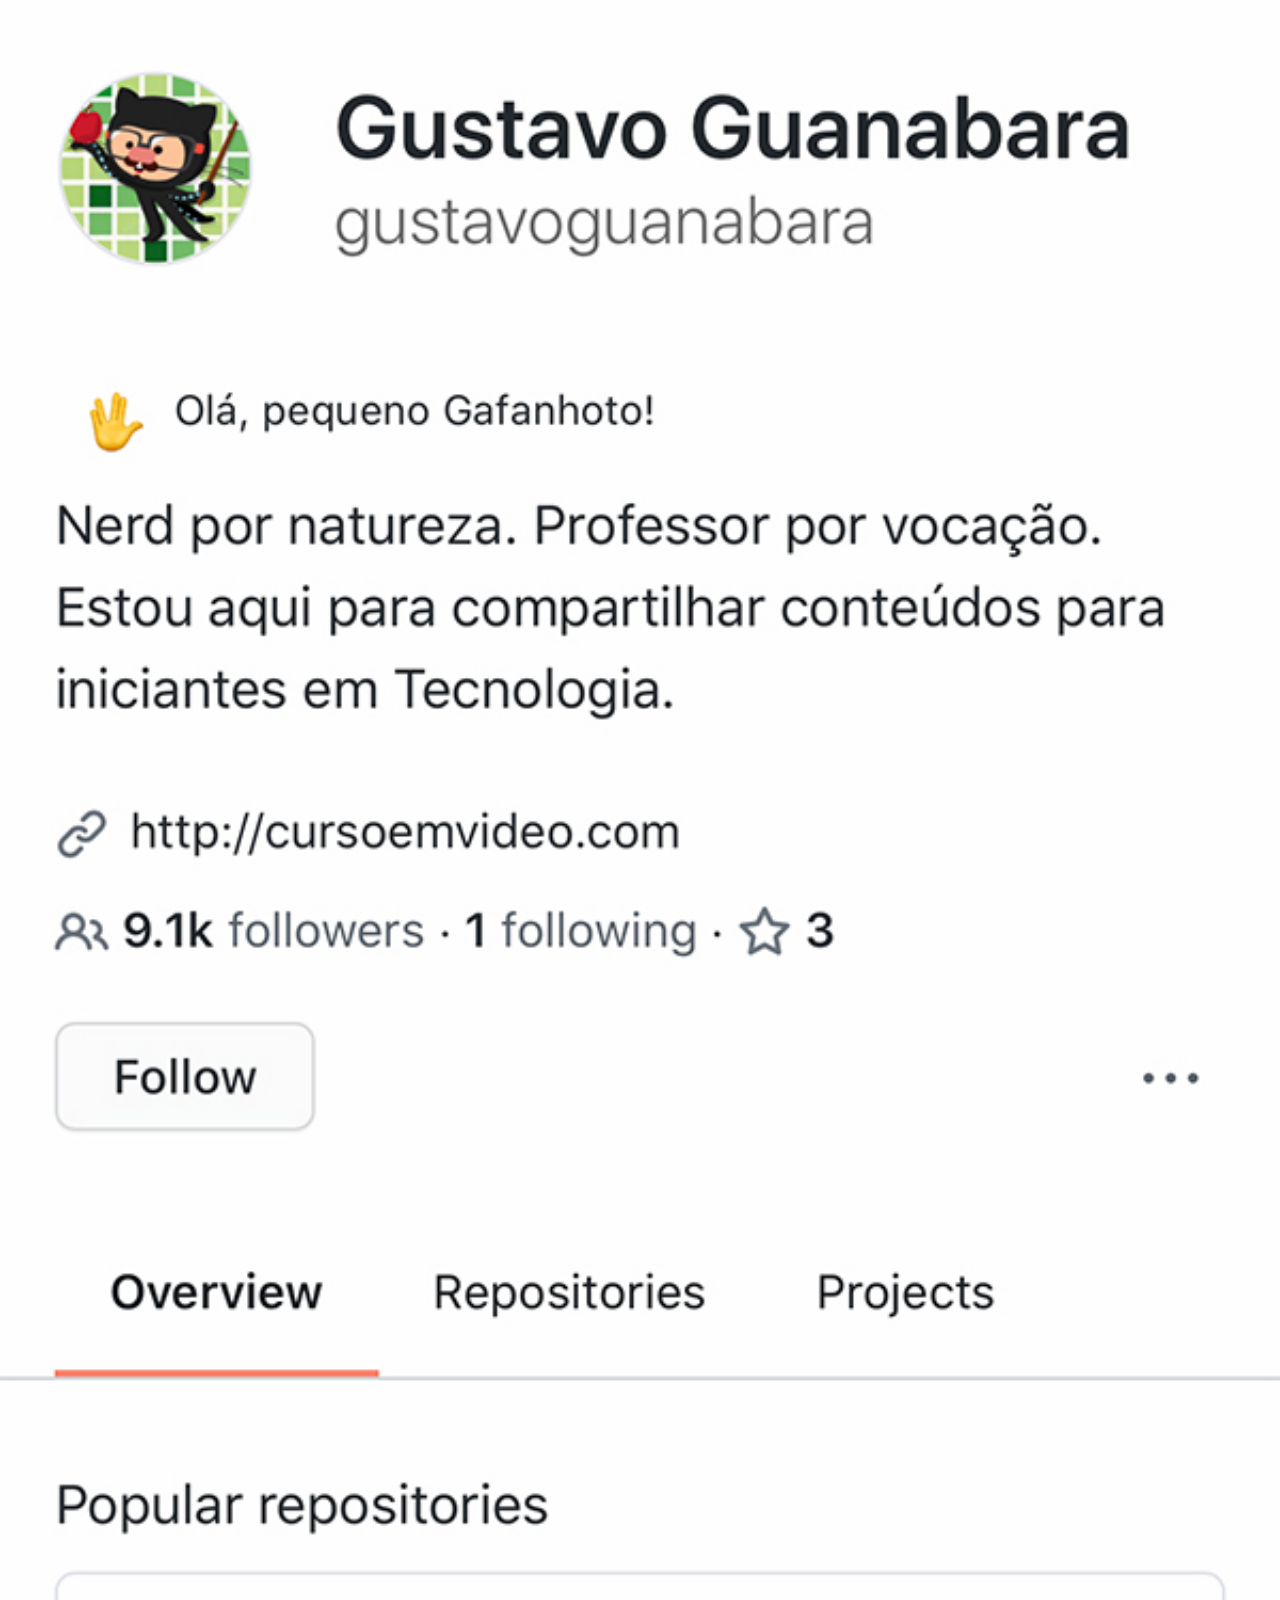
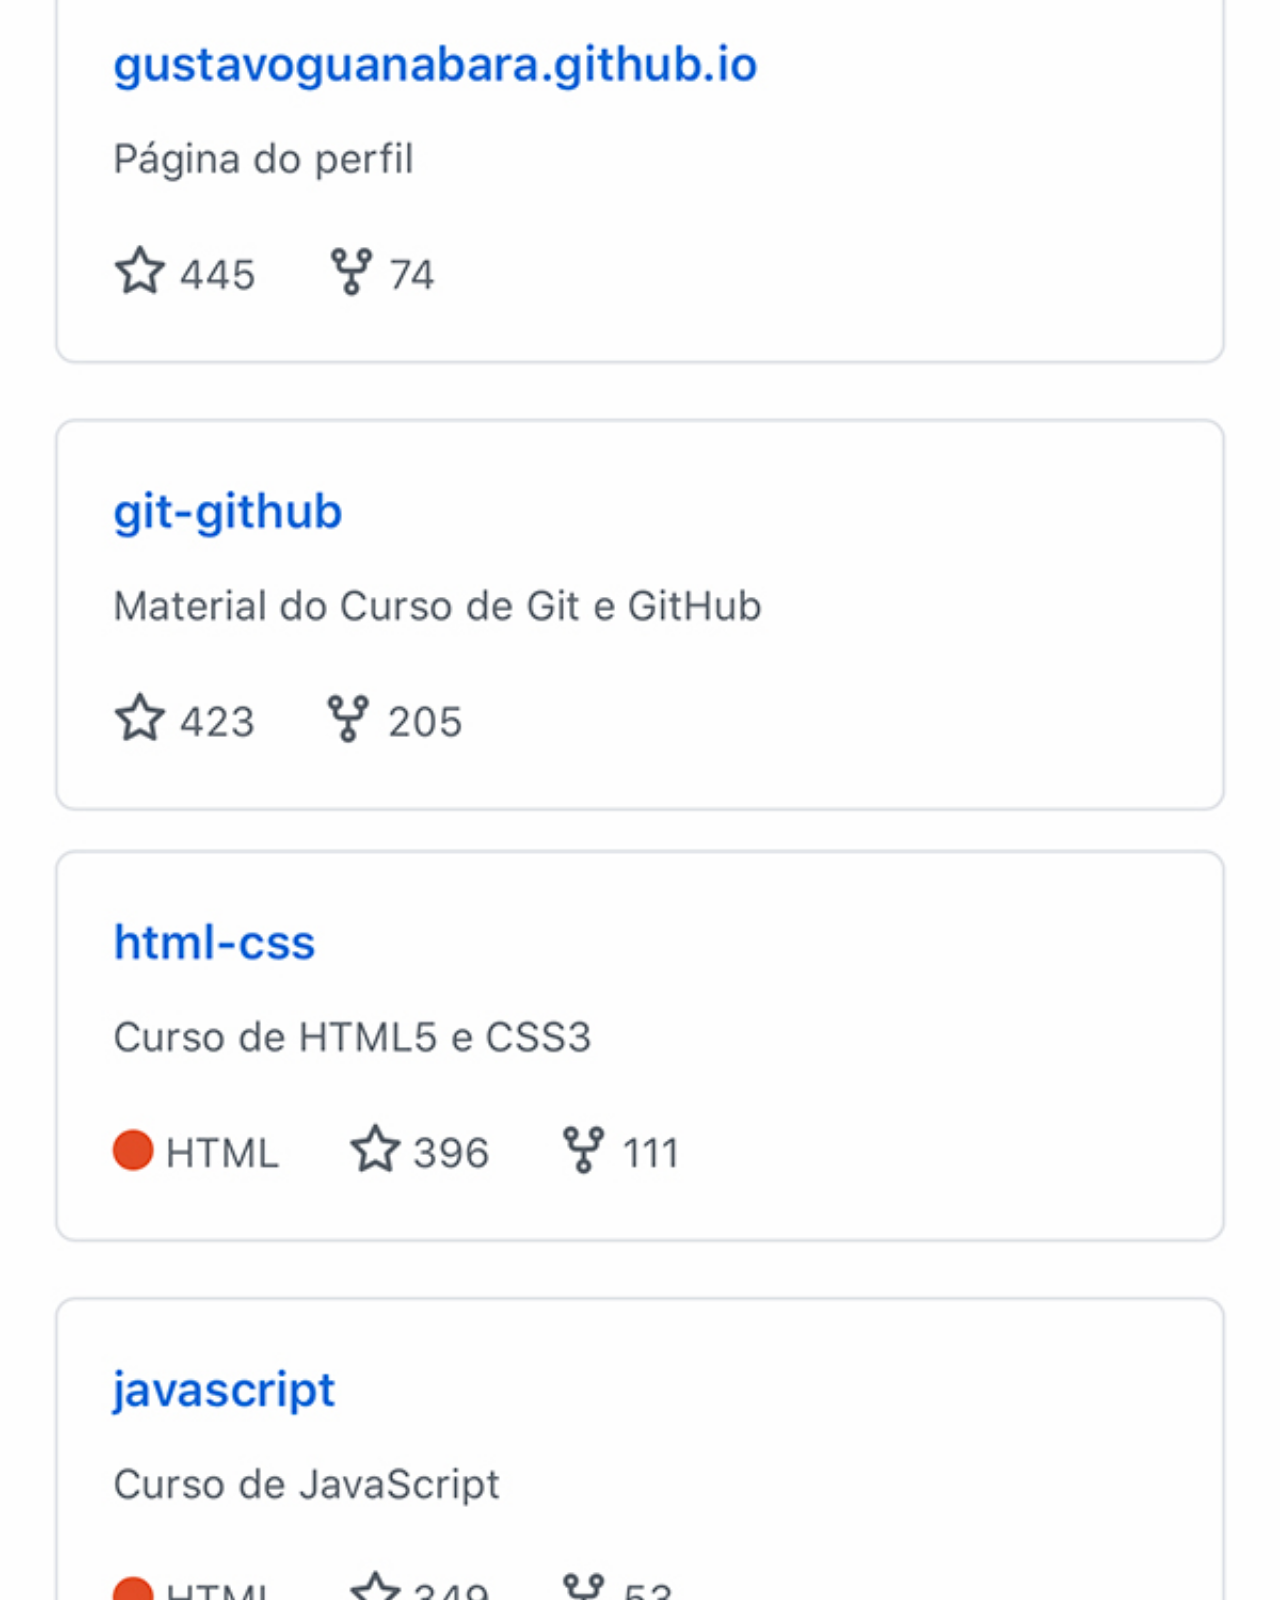
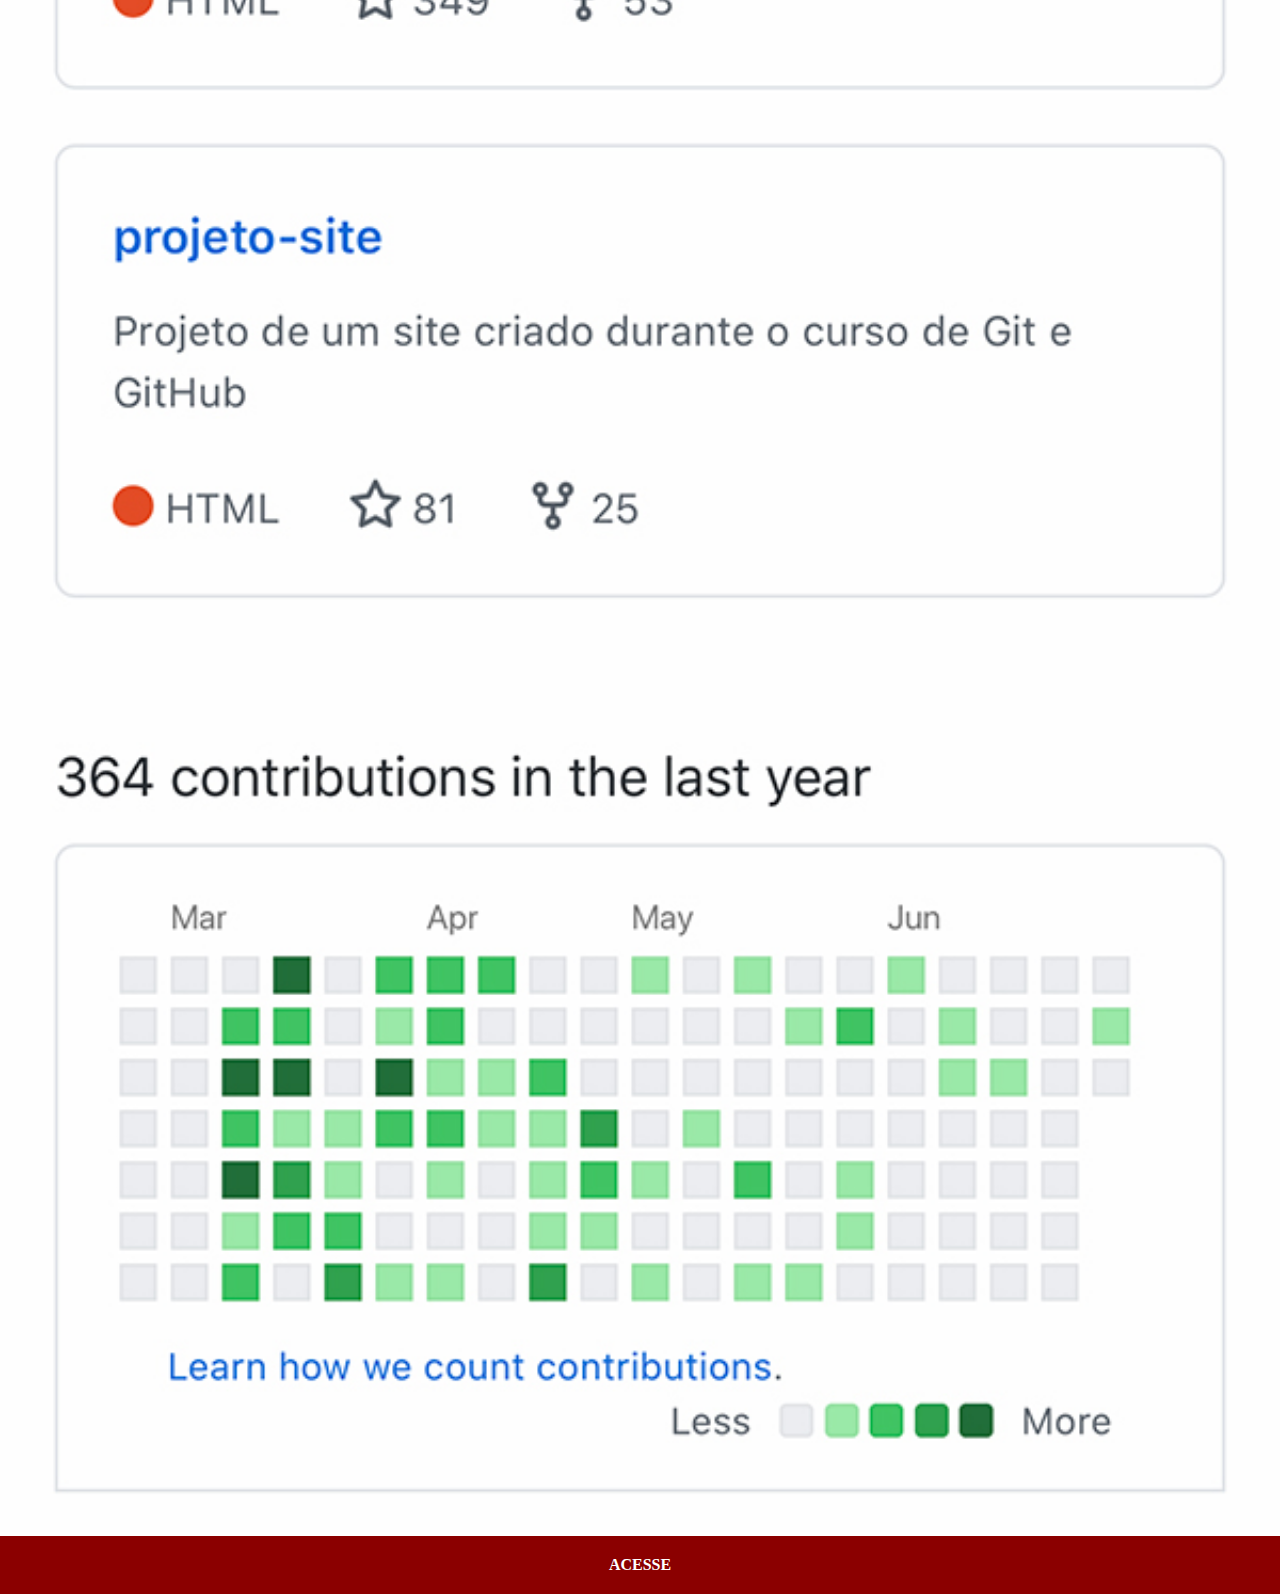
<file: Social/github.html>
<!DOCTYPE html>
<html lang="pt-br">
<head>
    <meta charset="UTF-8">
    <meta name="viewport" content="width=device-width, initial-scale=1.0">
    <title>GitHub</title>
    <link rel="stylesheet" href="style-social/global.css">
</head>
<body>
    <img src="imagens/tela-github.jpg" alt="">
    <a href="https://github.com/gustavoguanabara" target="_blank">ACESSE</a>
</body>
</html>
</file>
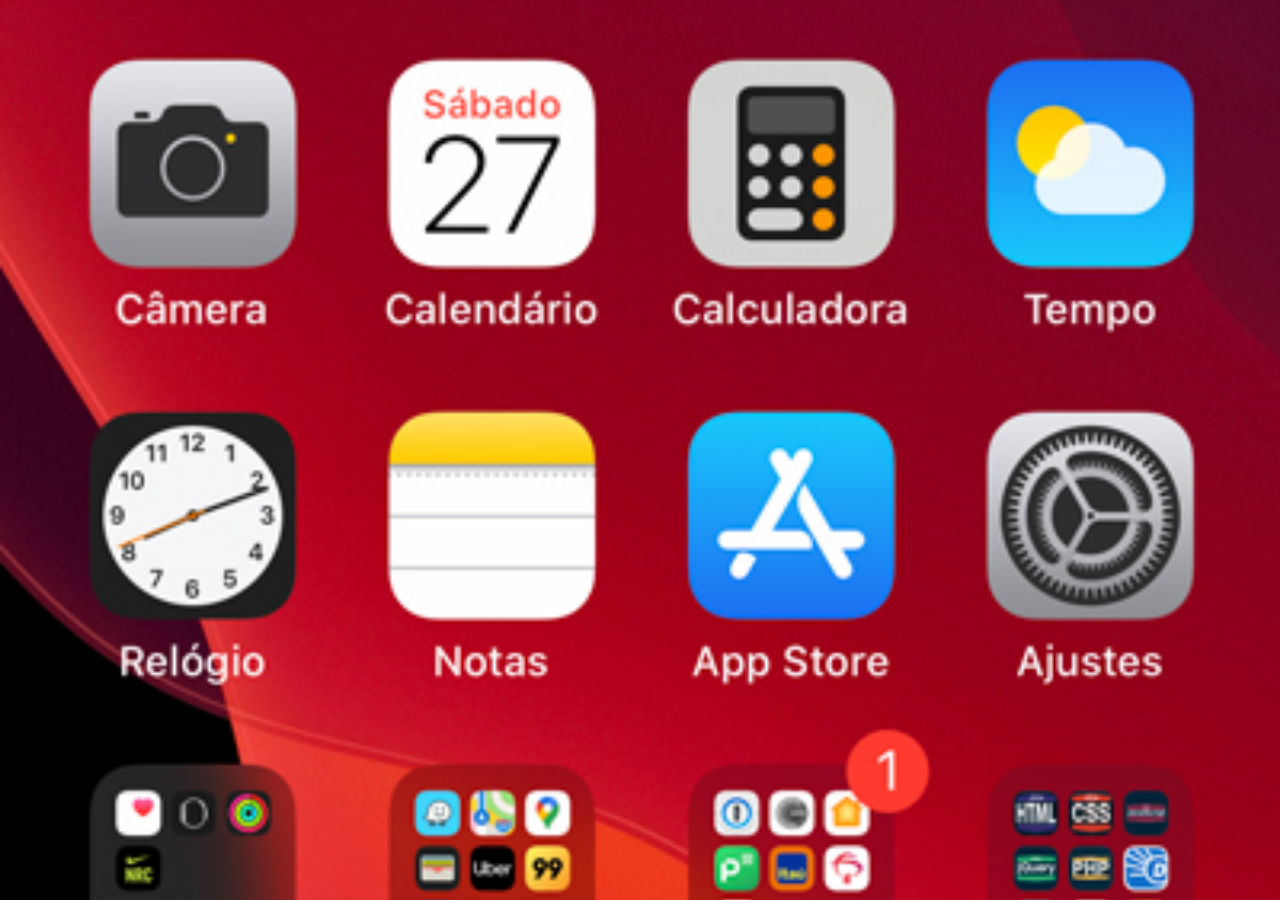
<file: Social/home.html>
<!DOCTYPE html>
<html lang="en">
<head>
    <meta charset="UTF-8">
    <meta name="viewport" content="width=device-width, initial-scale=1.0">
    <title>Home</title>
    <style>
        * {
            margin: 0px;
            padding: 0px;
        }

        body {
            width: 100vw;
            height: 100vh;
            background: black url(imagens/tela-home.jpg) no-repeat top center;
            background-size: cover;
        }
    </style>
</head>
<body>
    
</body>
</html>
</file>
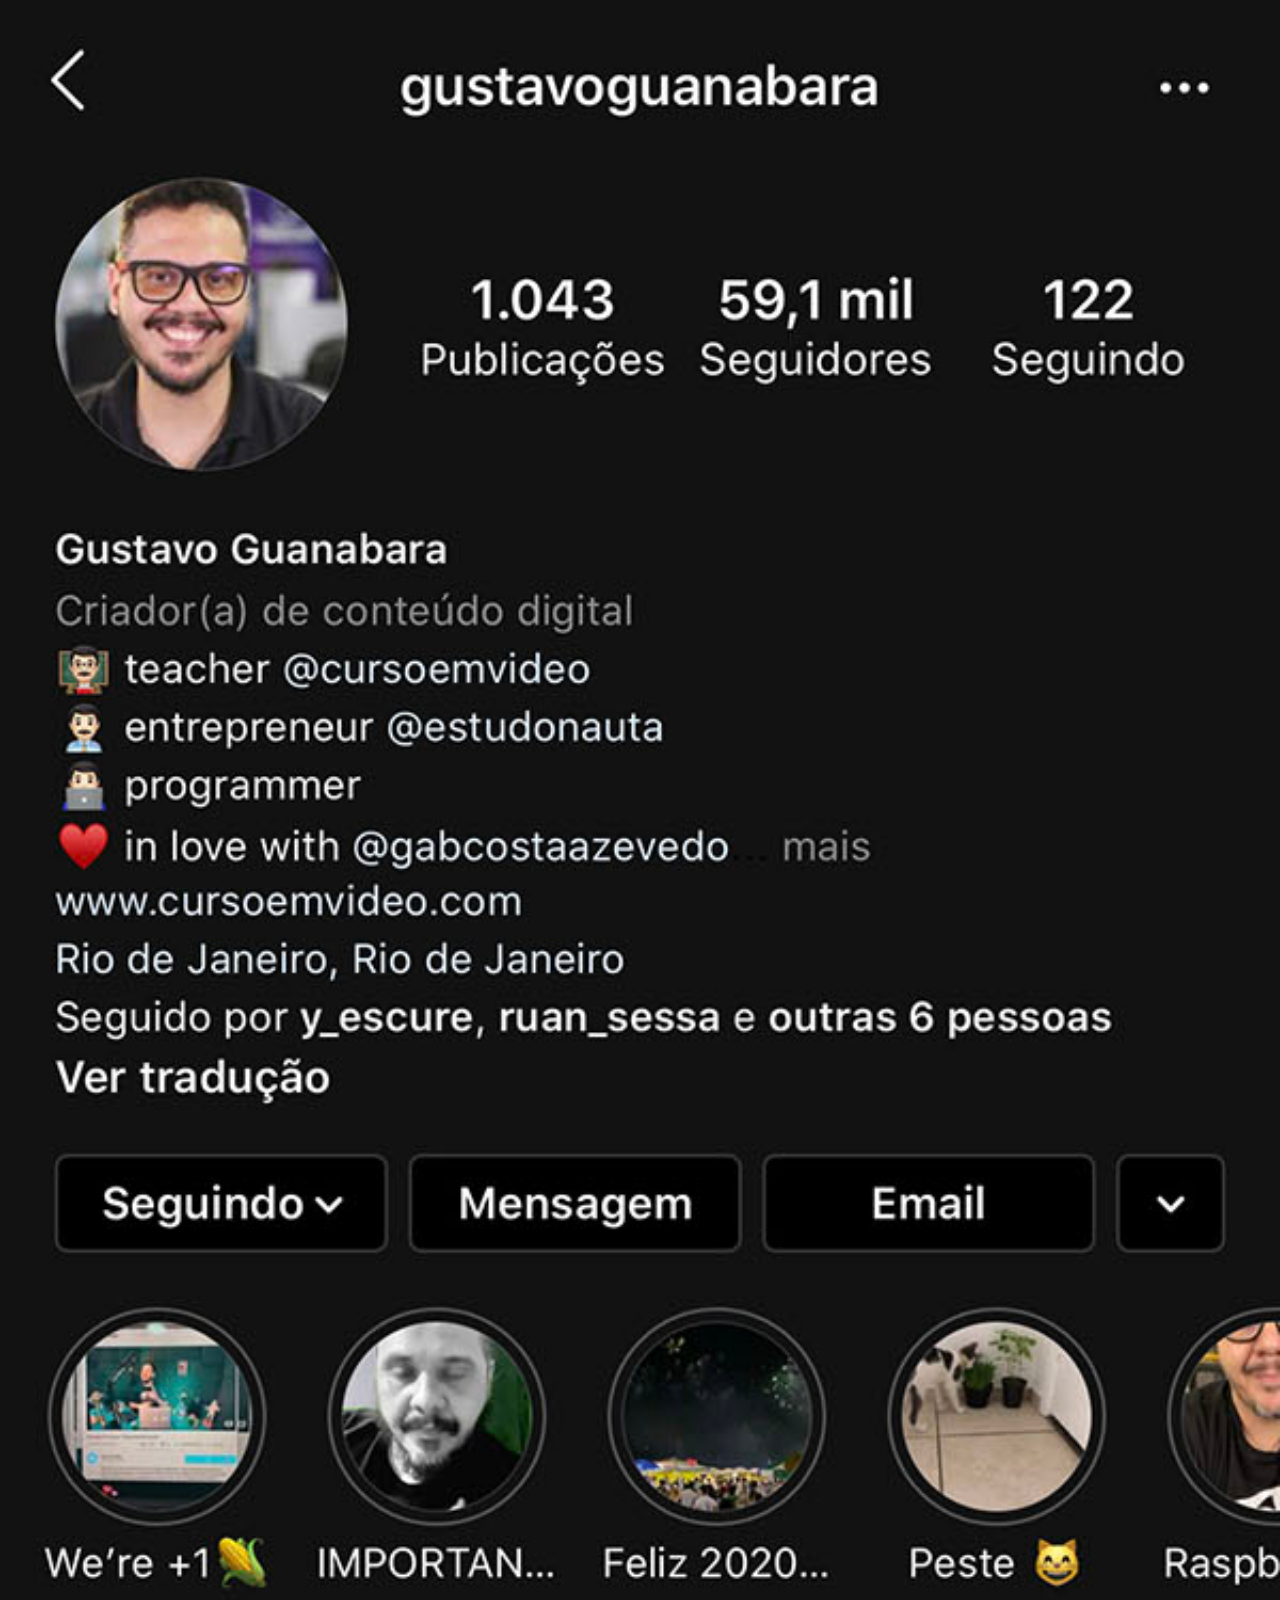
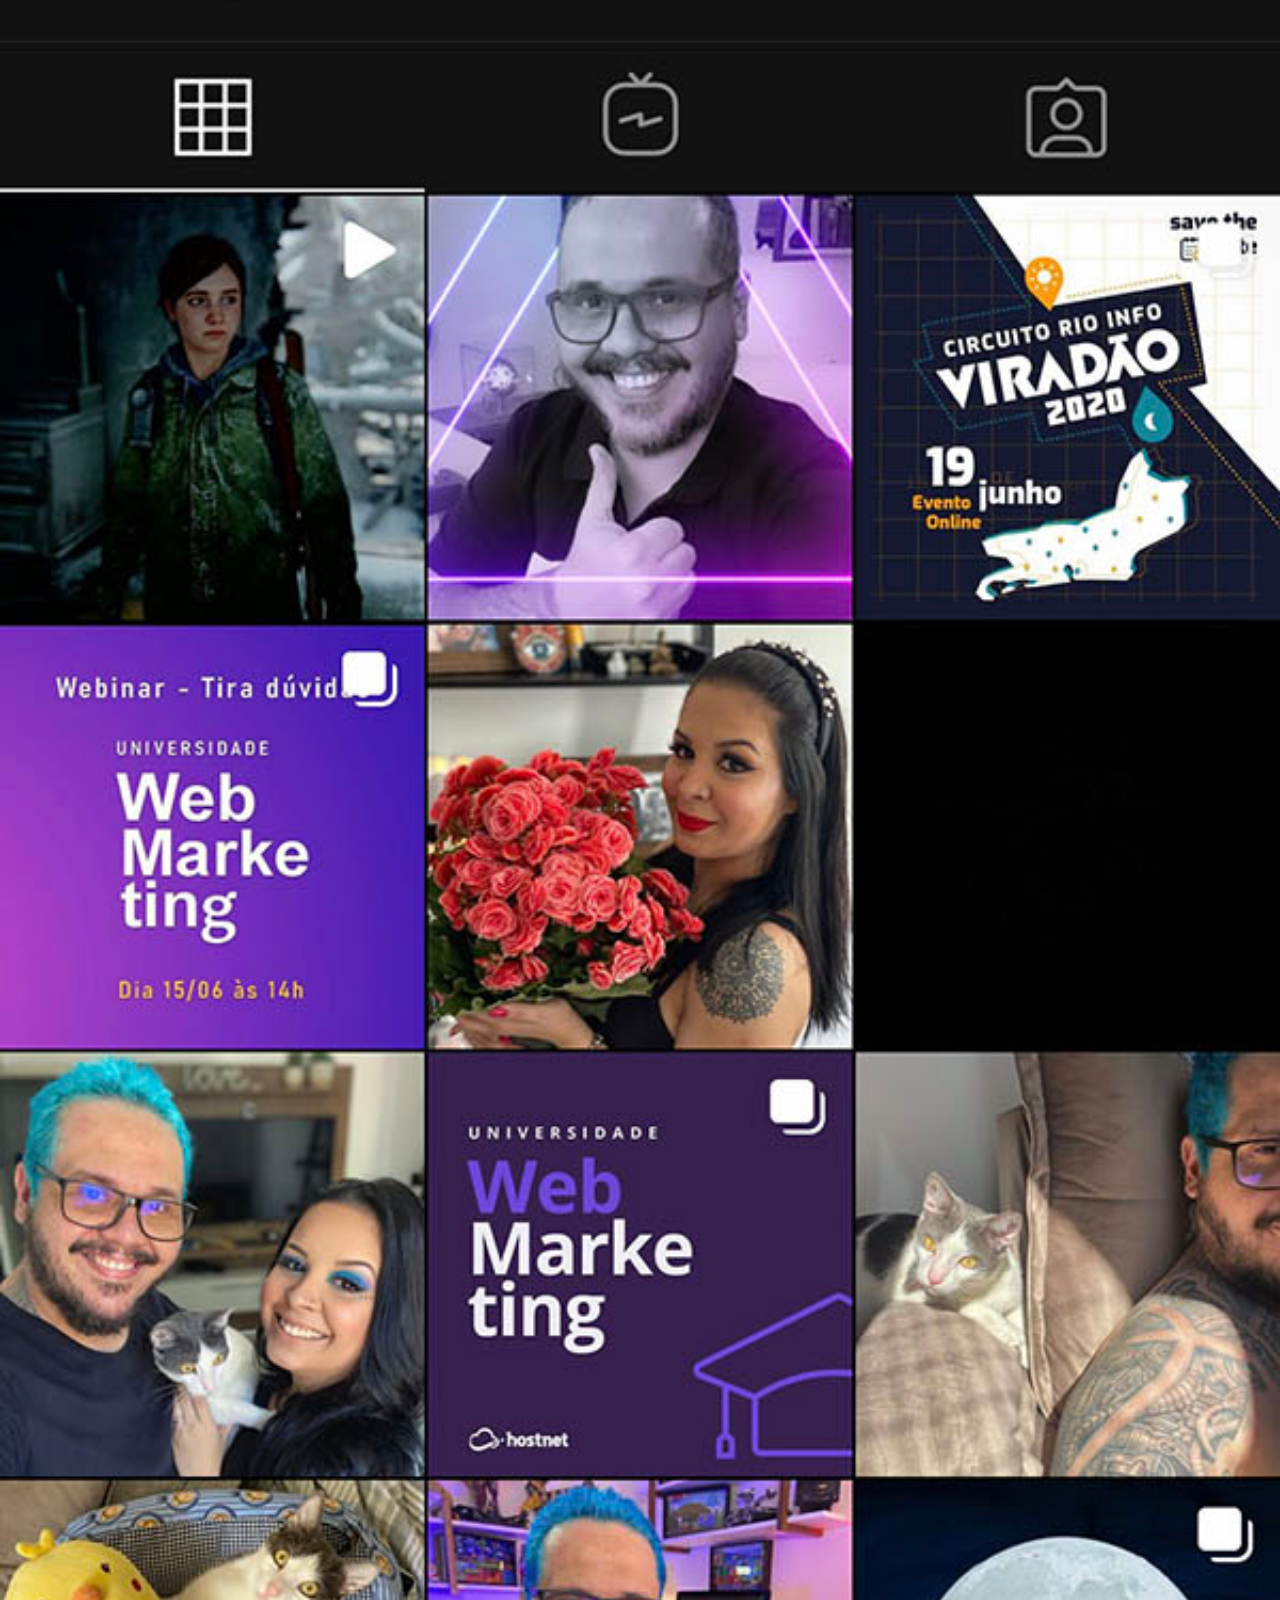
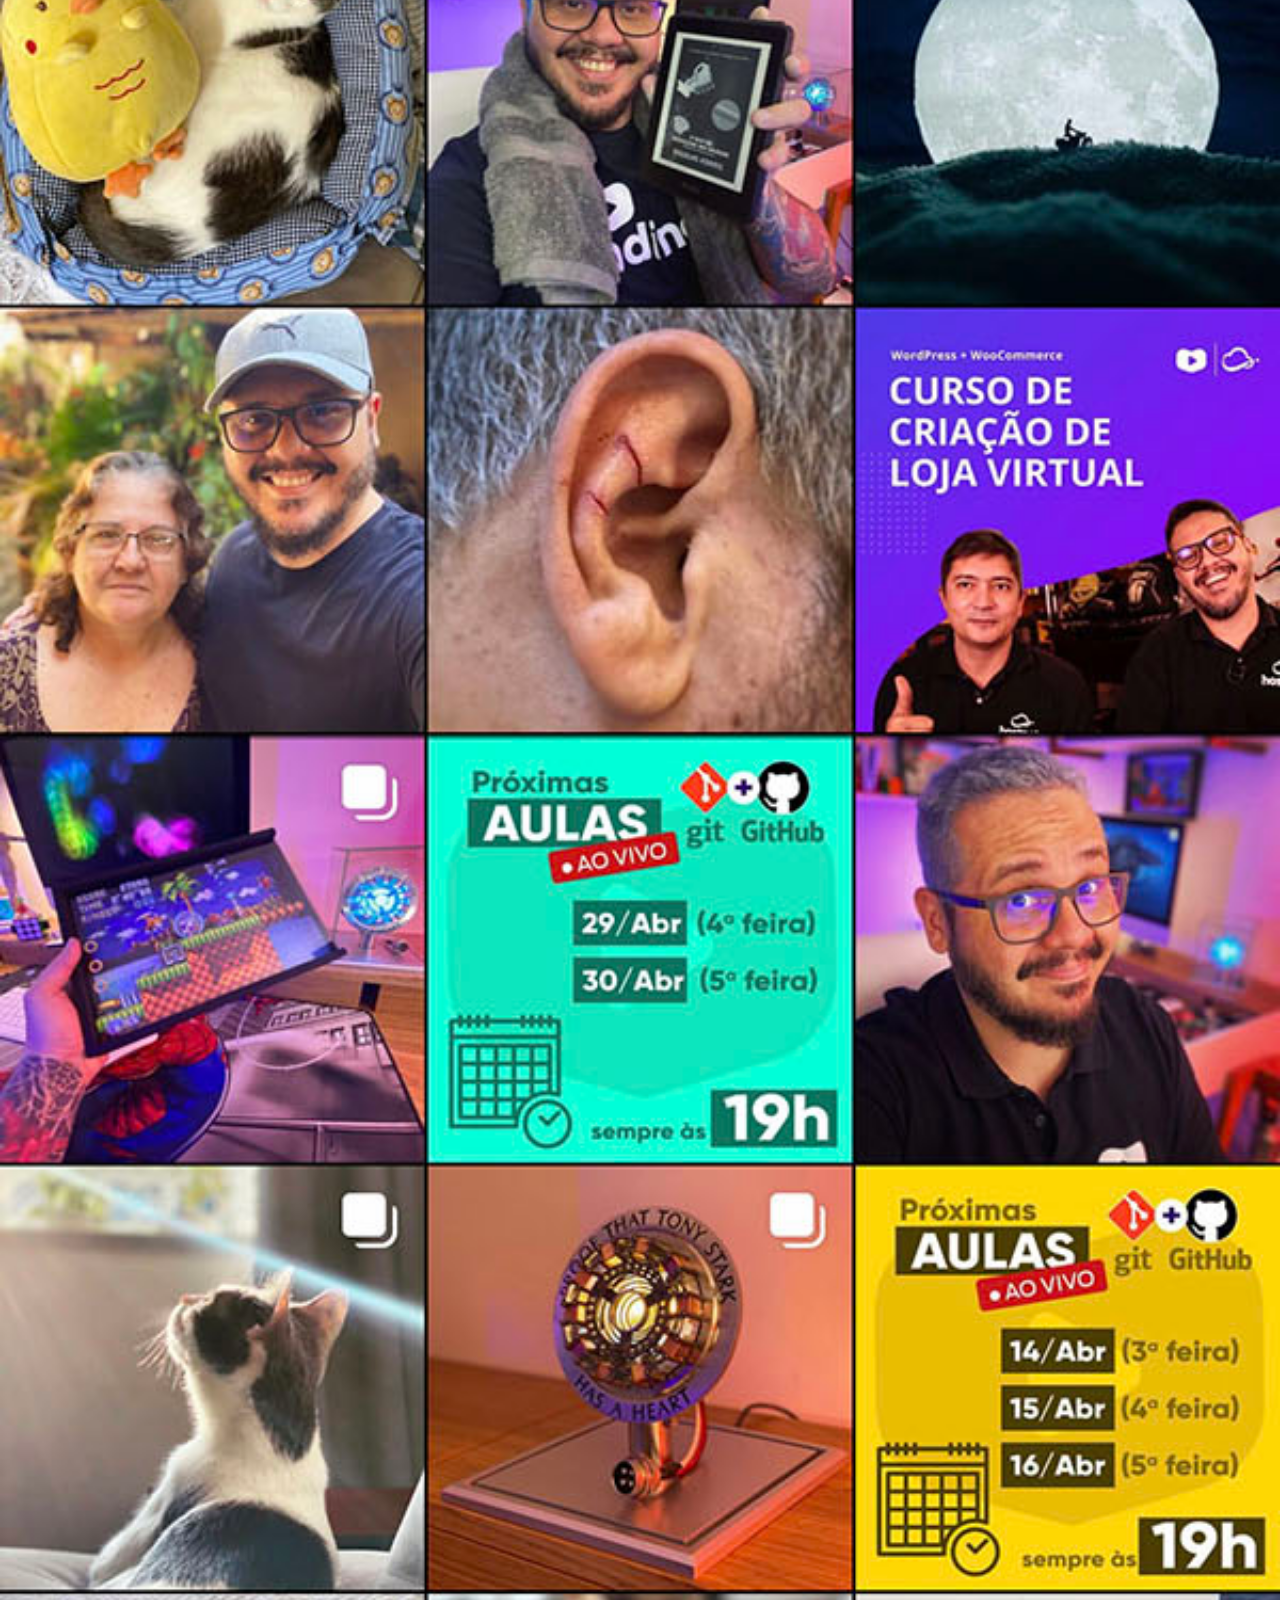
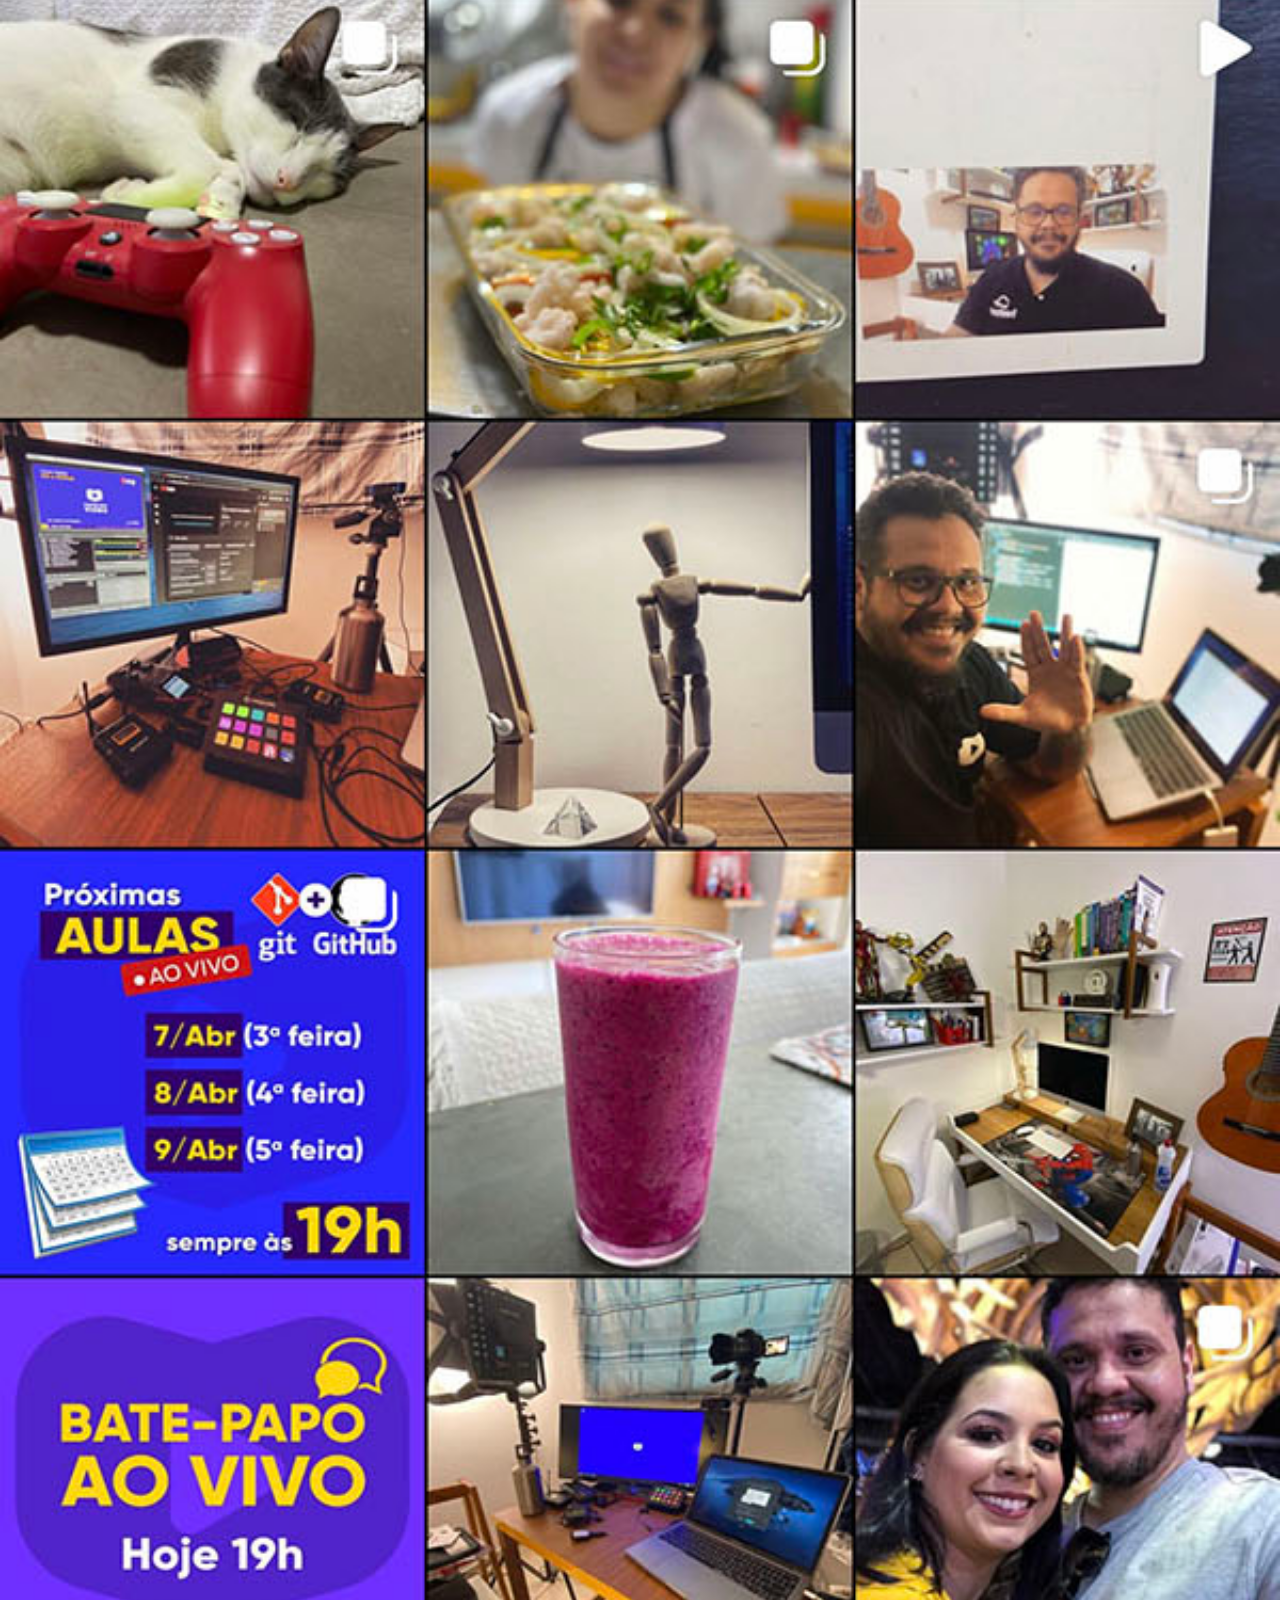
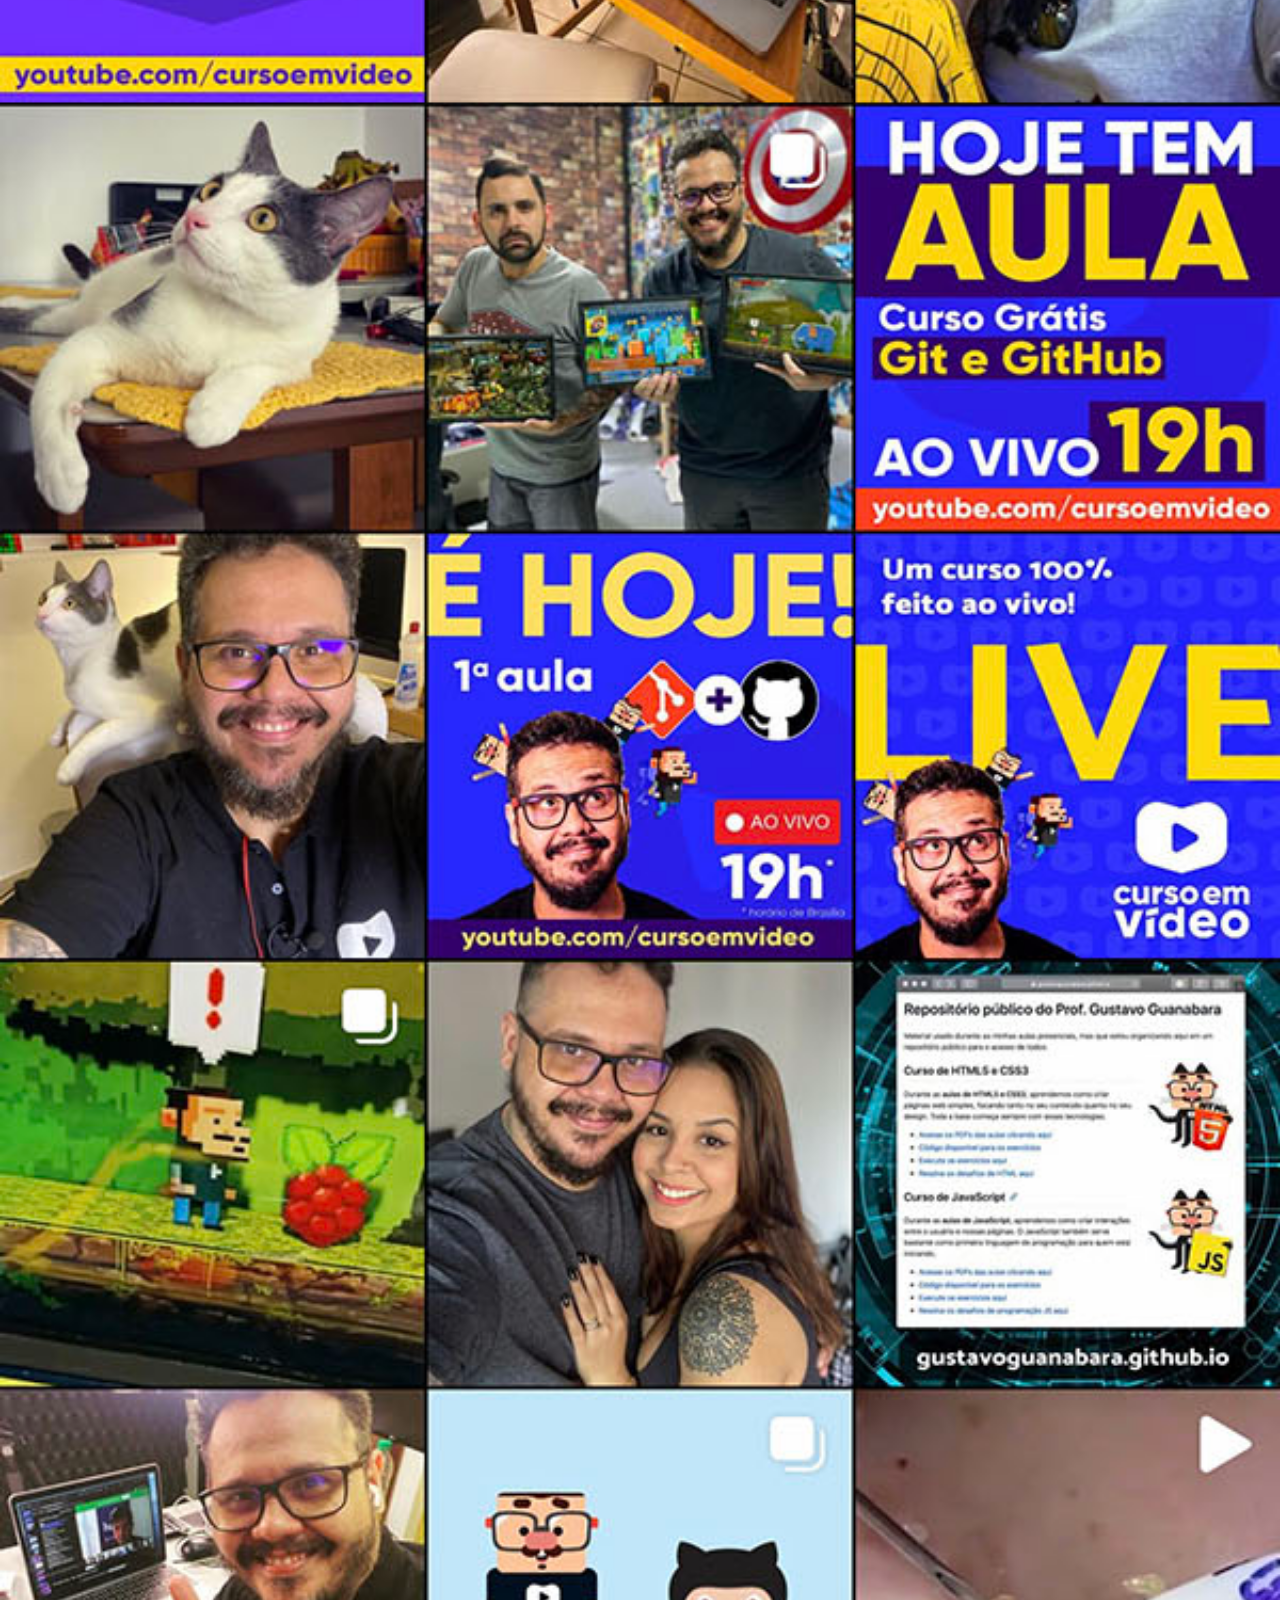
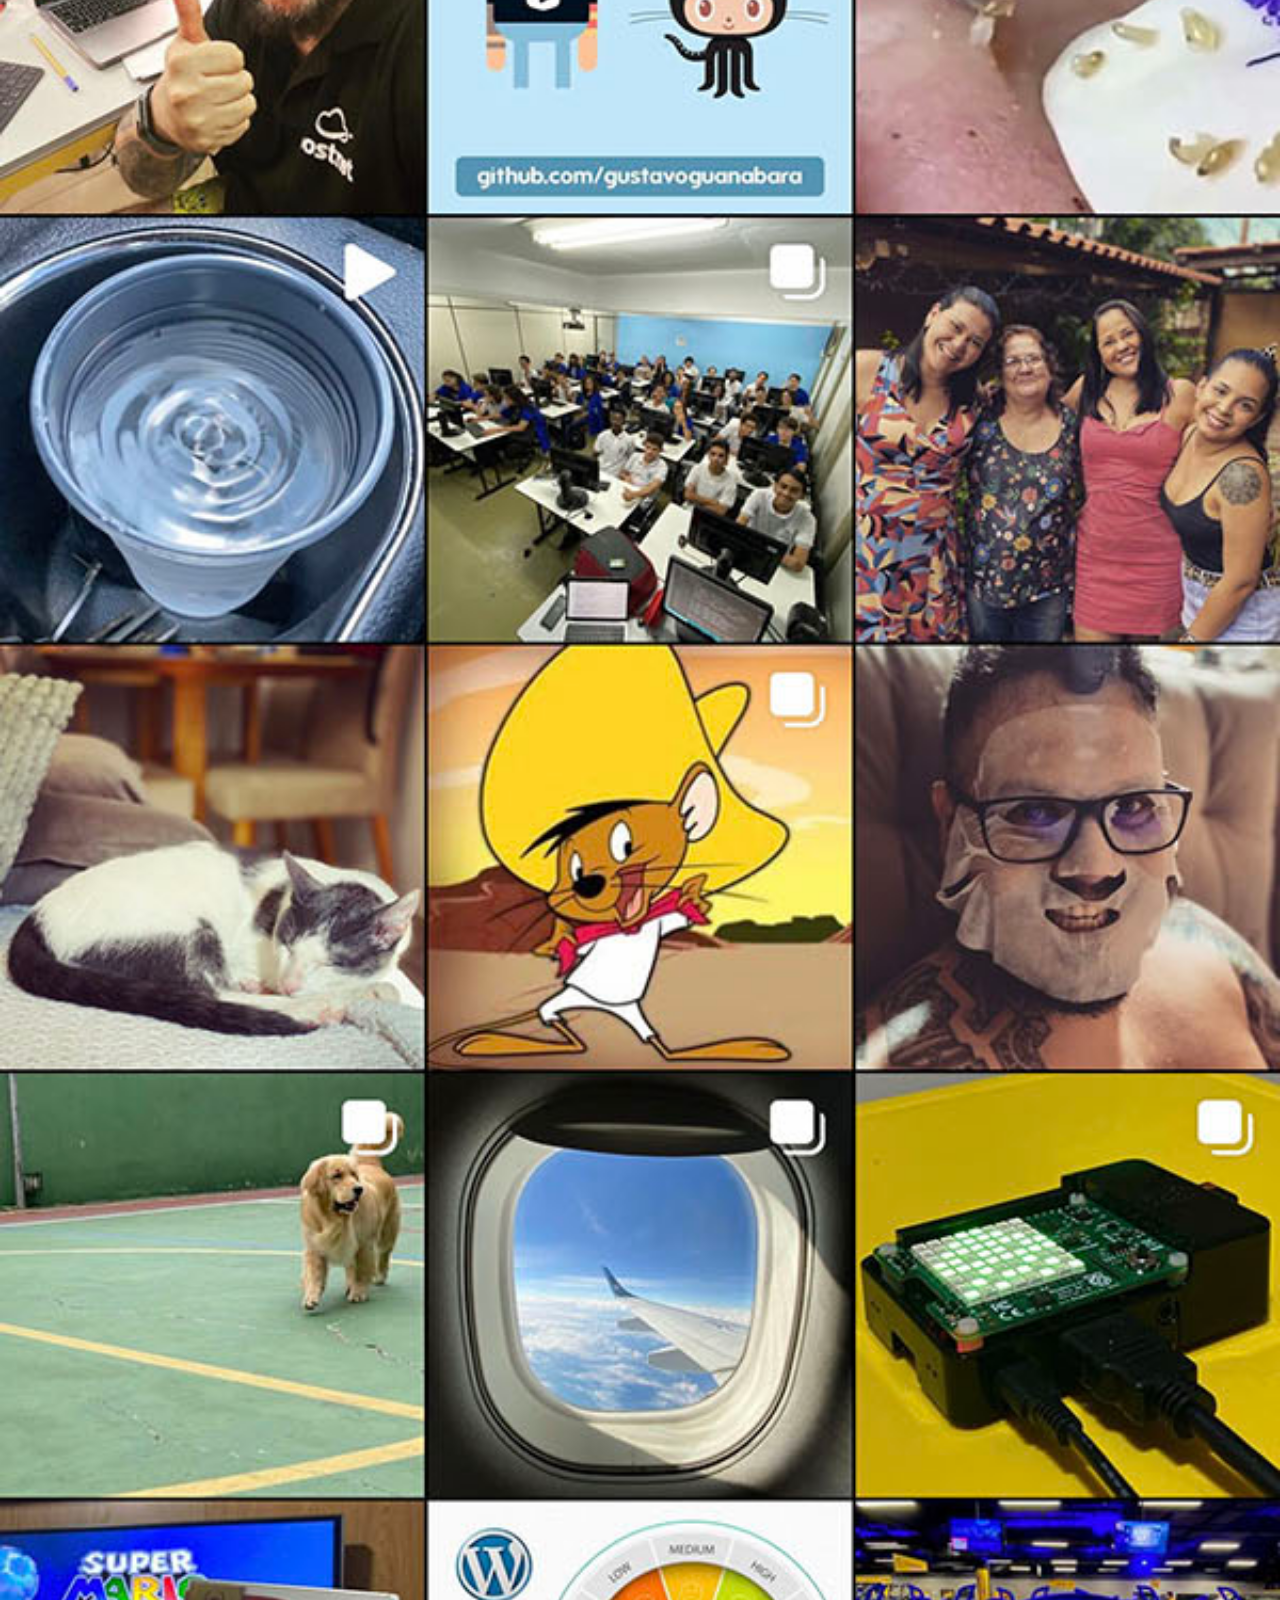
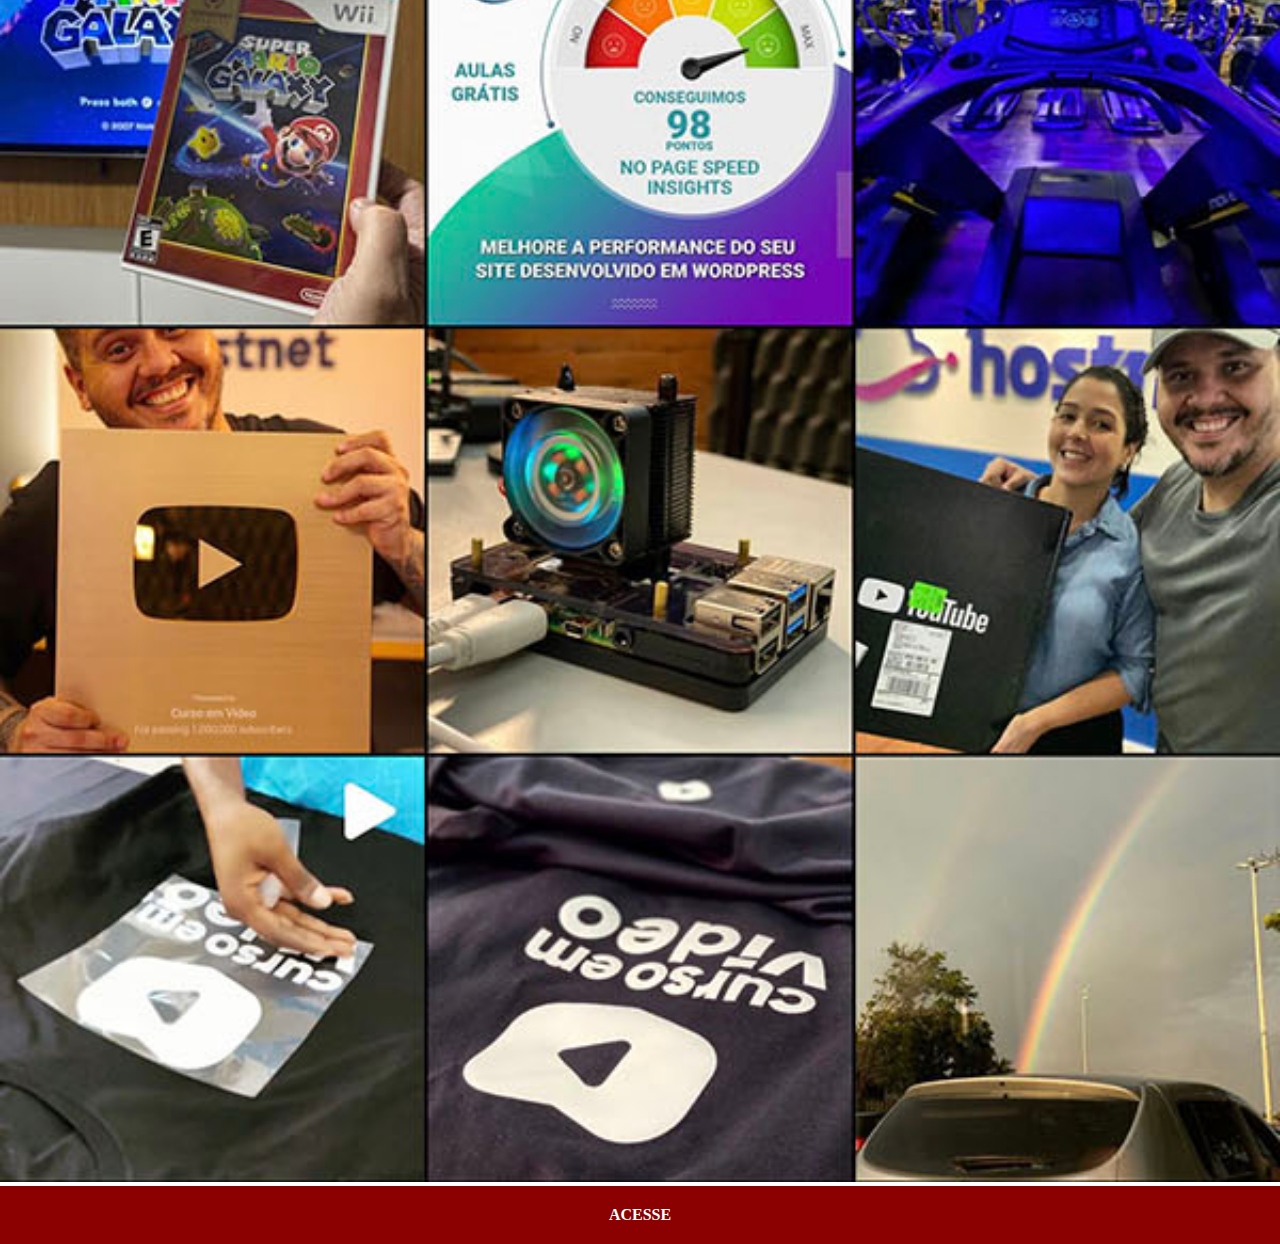
<file: Social/instagram.html>
<!DOCTYPE html>
<html lang="pt-br">
<head>
    <meta charset="UTF-8">
    <meta name="viewport" content="width=device-width, initial-scale=1.0">
    <title>Intagram</title>
    <link rel="stylesheet" href="style-social/global.css">
</head>
<body>
    <img src="imagens/tela-instagram.jpg" alt="">
    <a href="https://www.instagram.com/gustavoguanabara/" target="_blank">ACESSE</a>
</body>
</html>
</file>
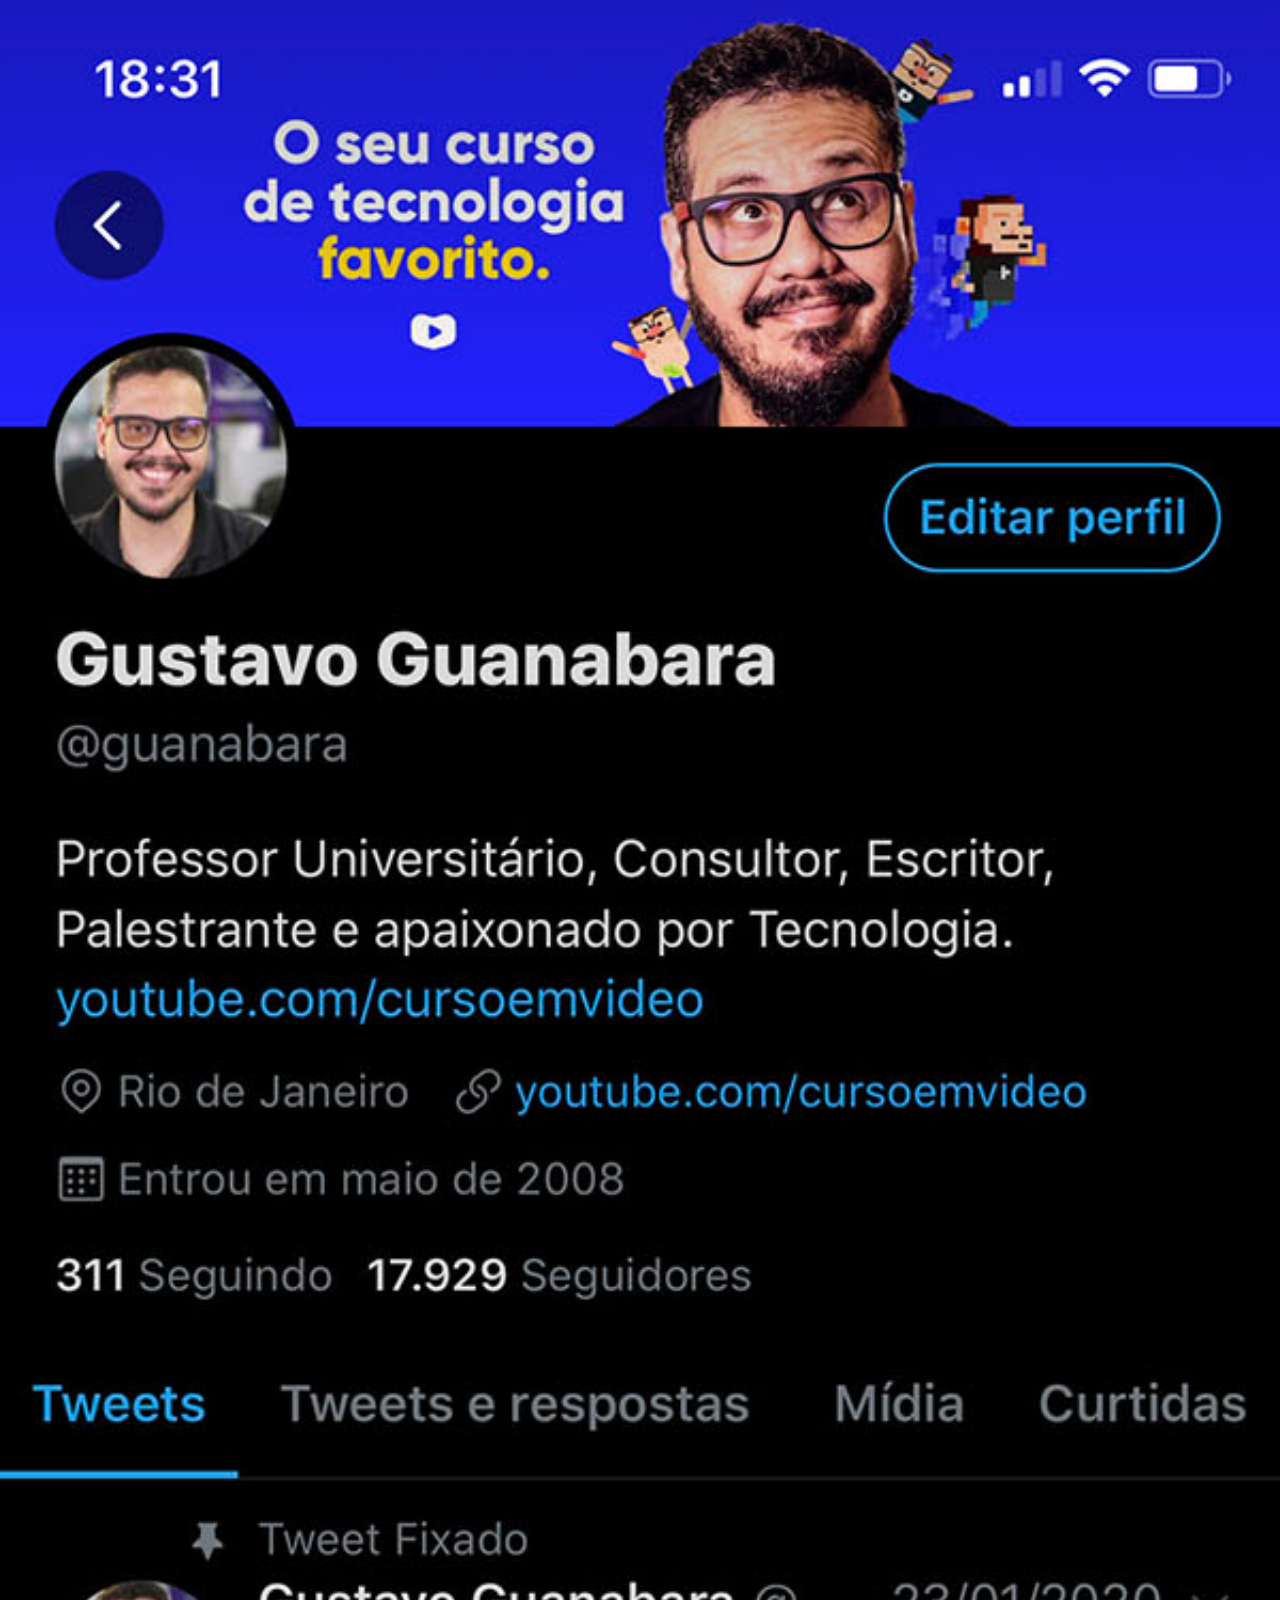
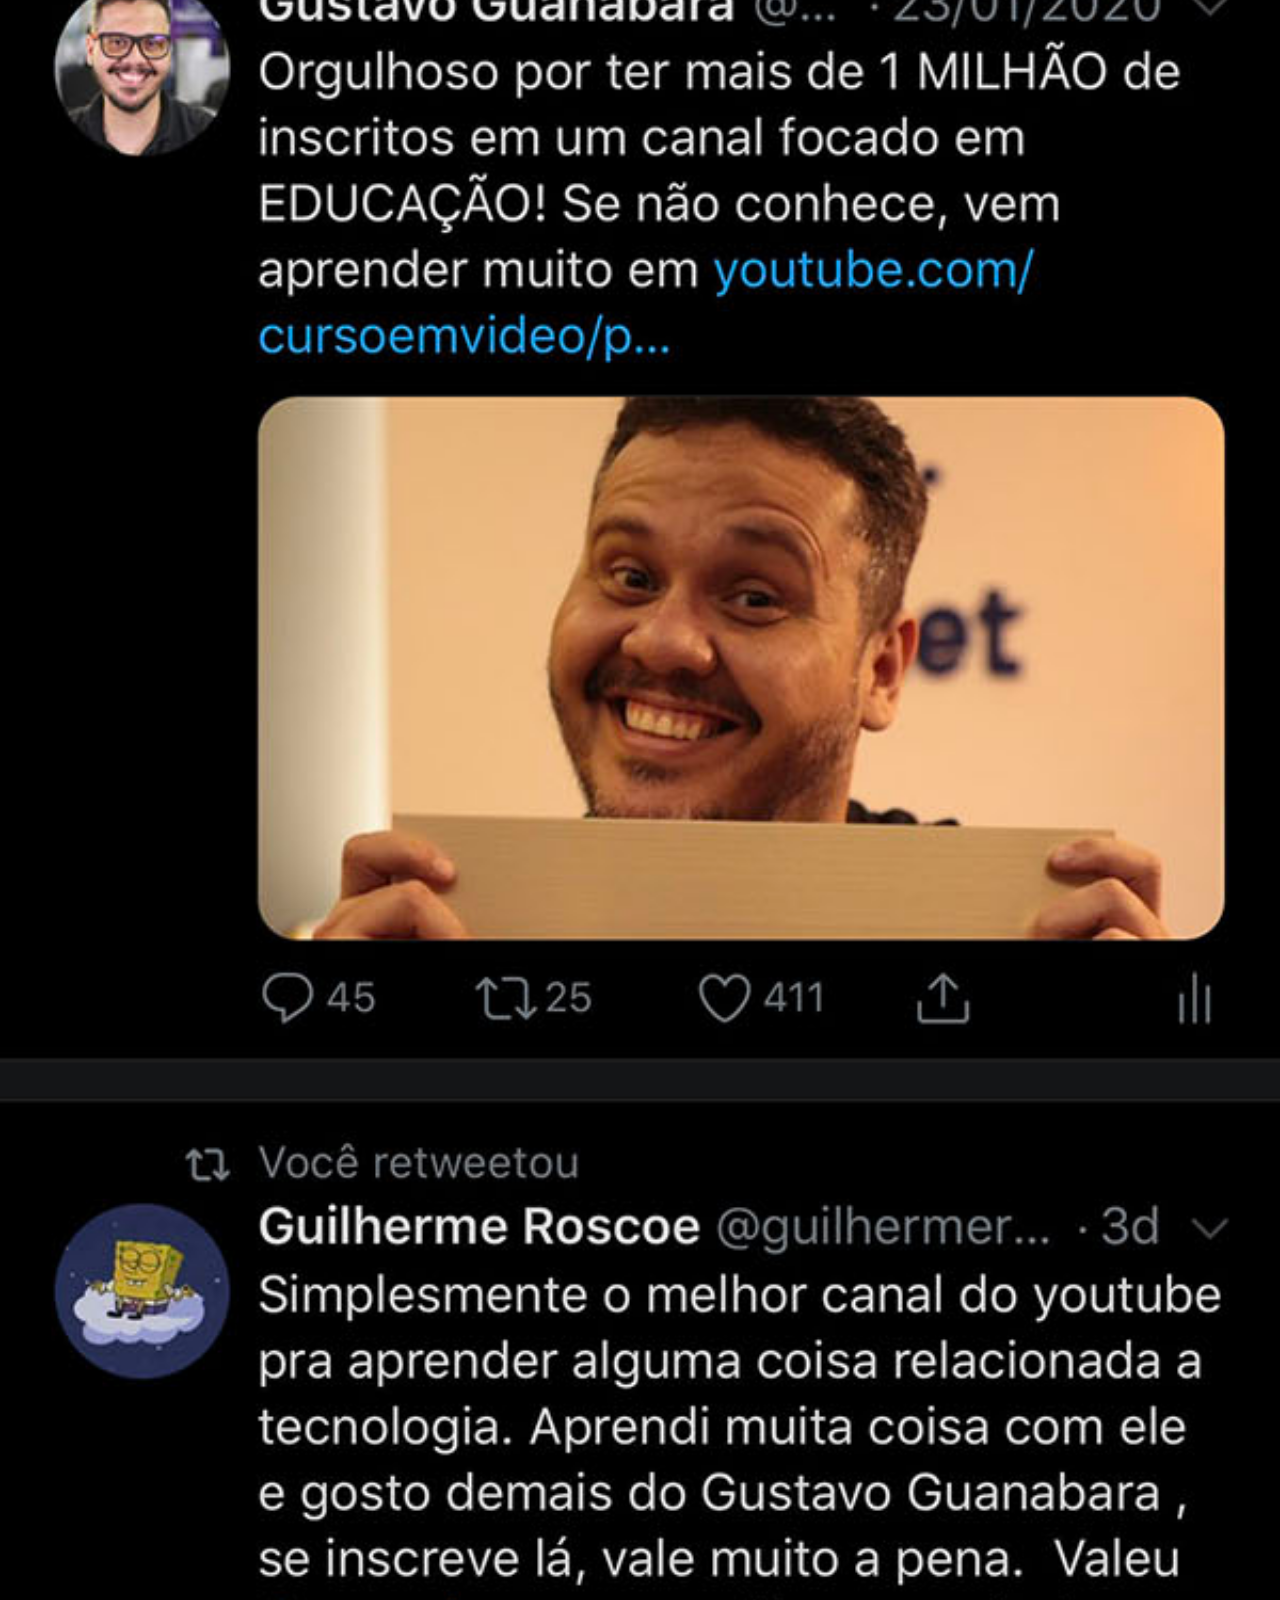
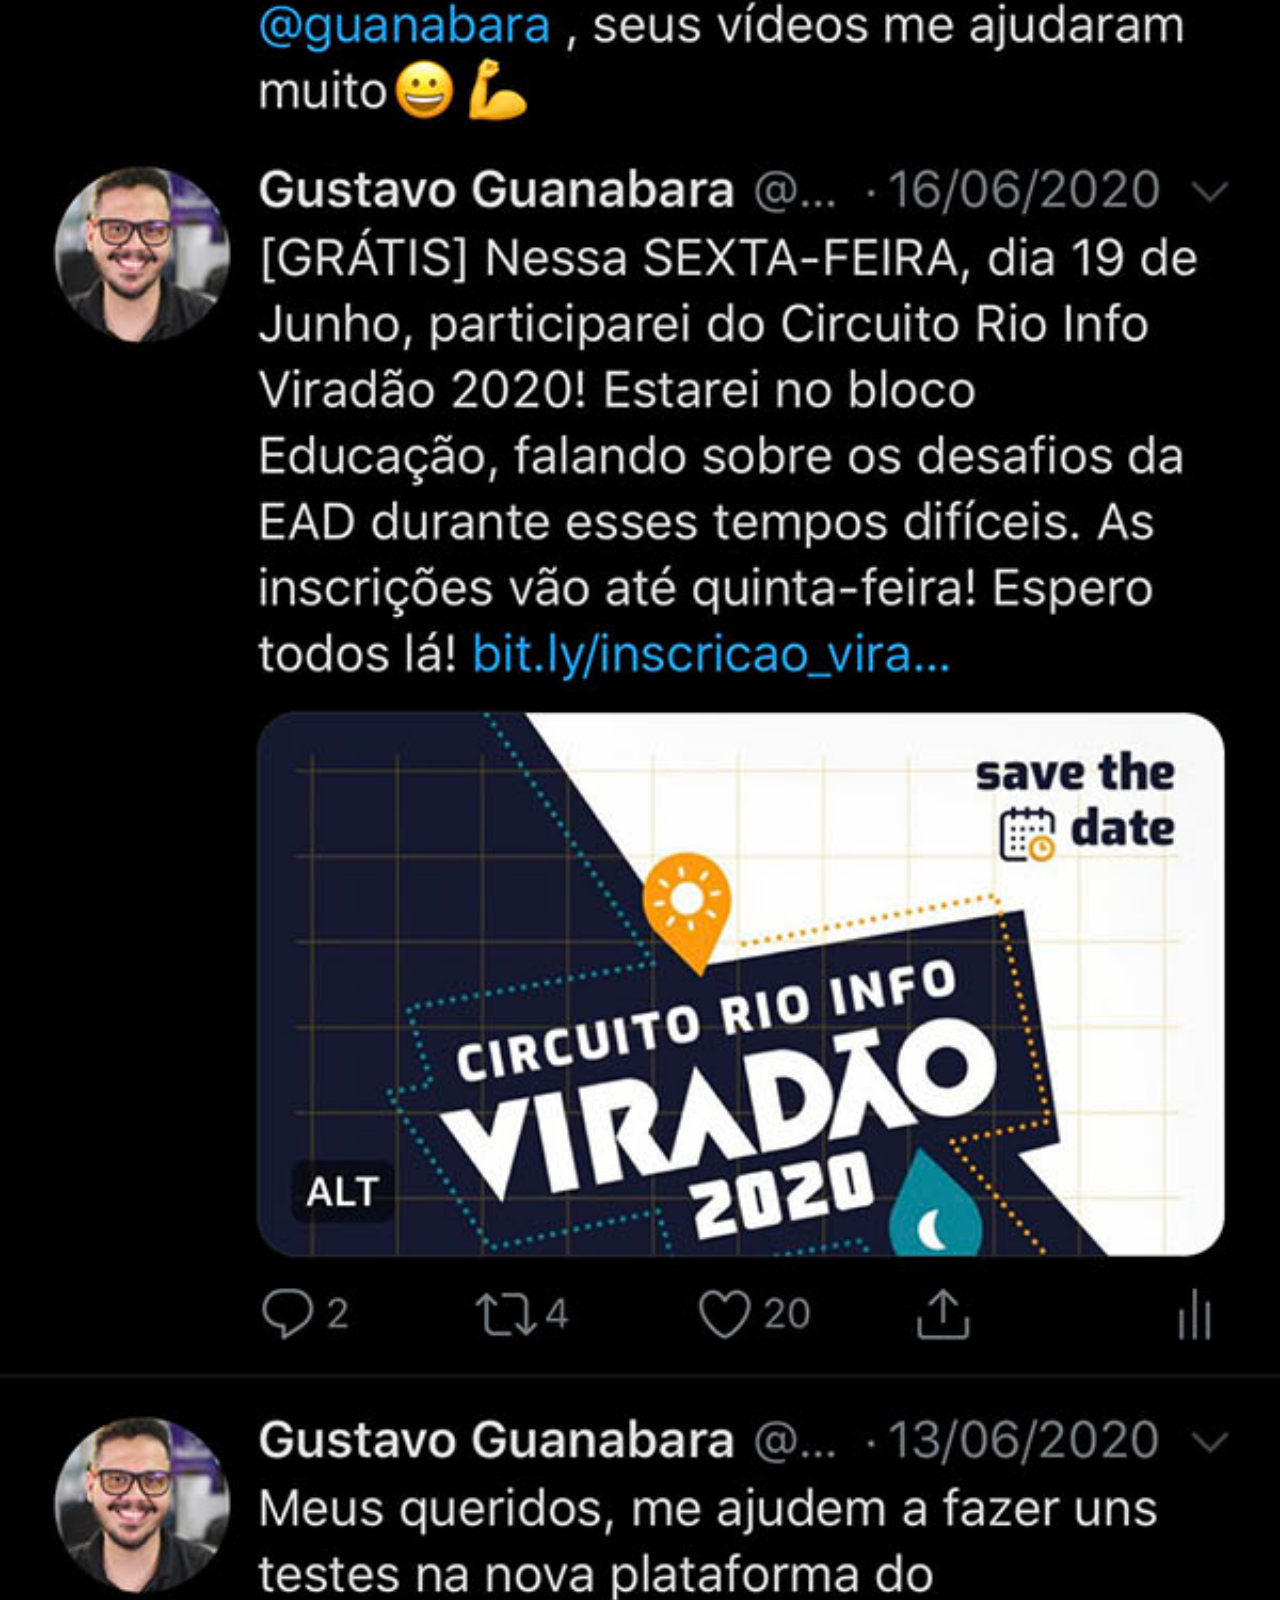
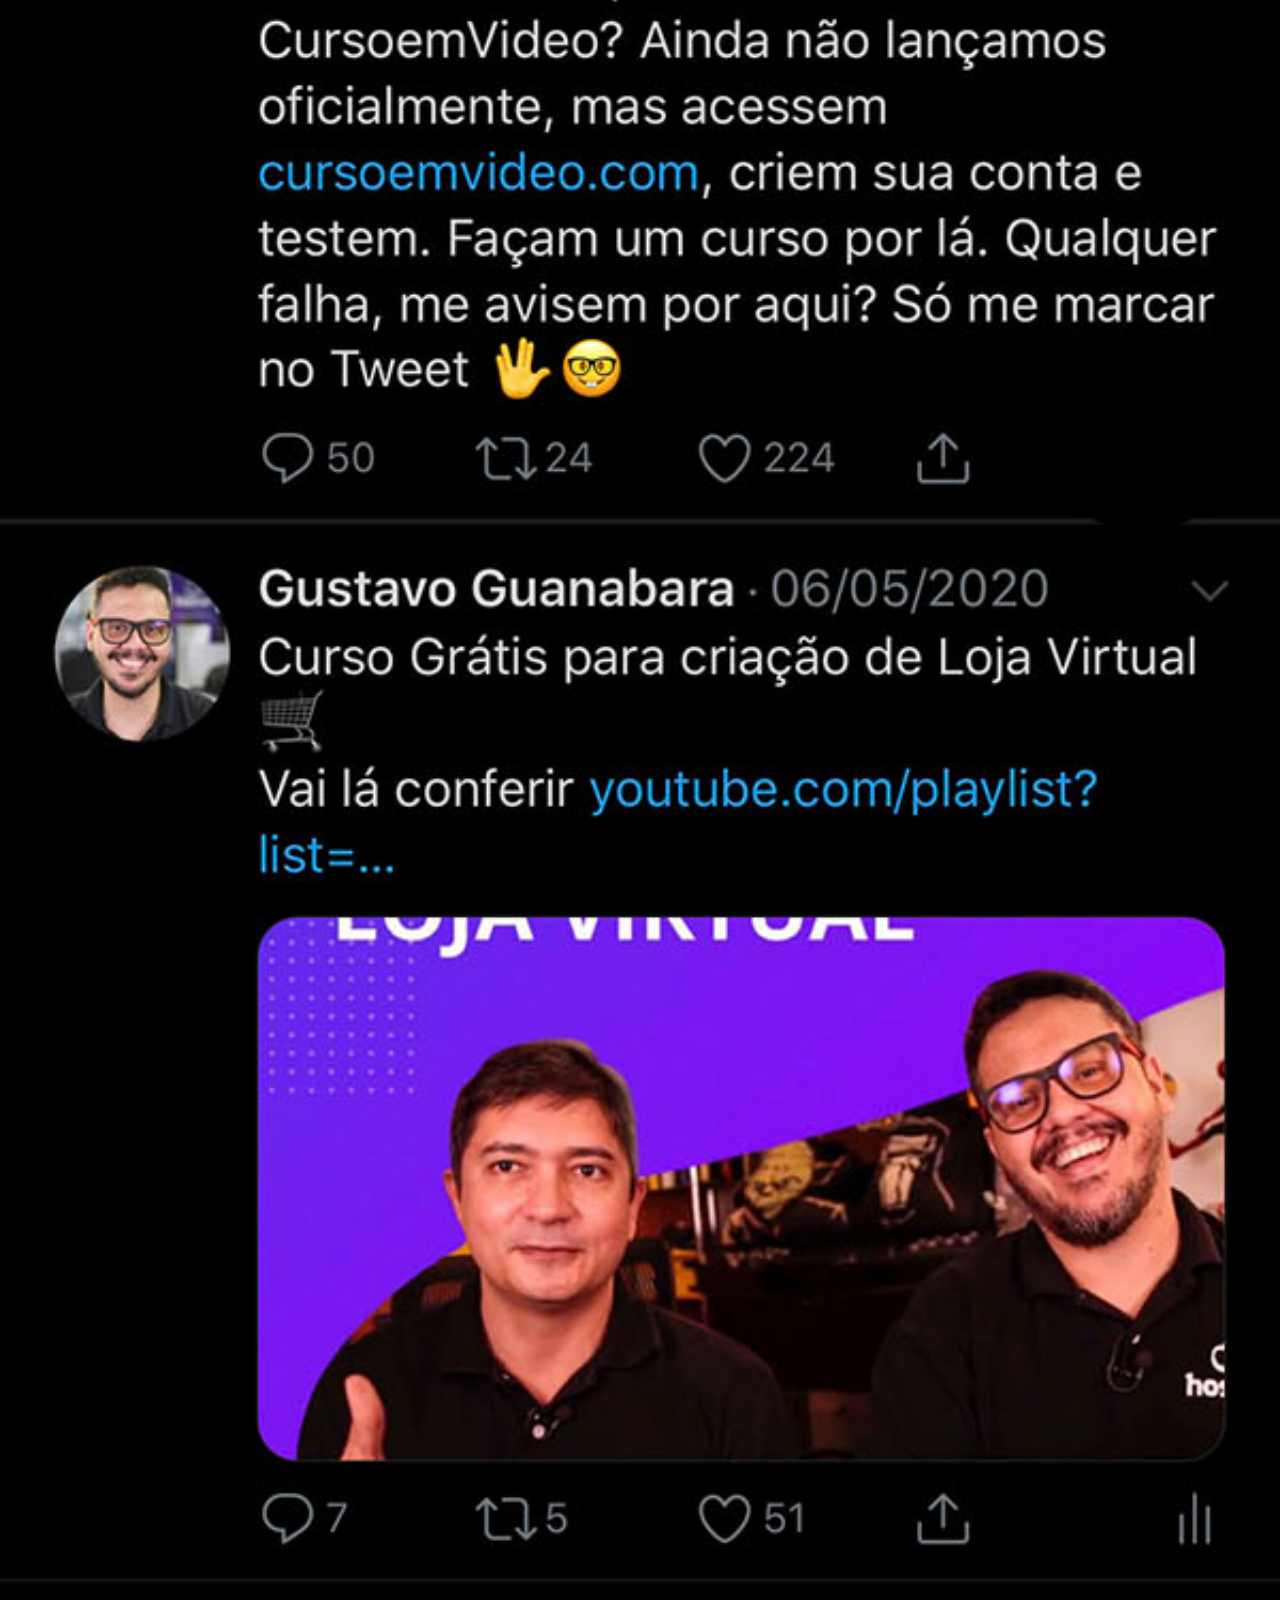
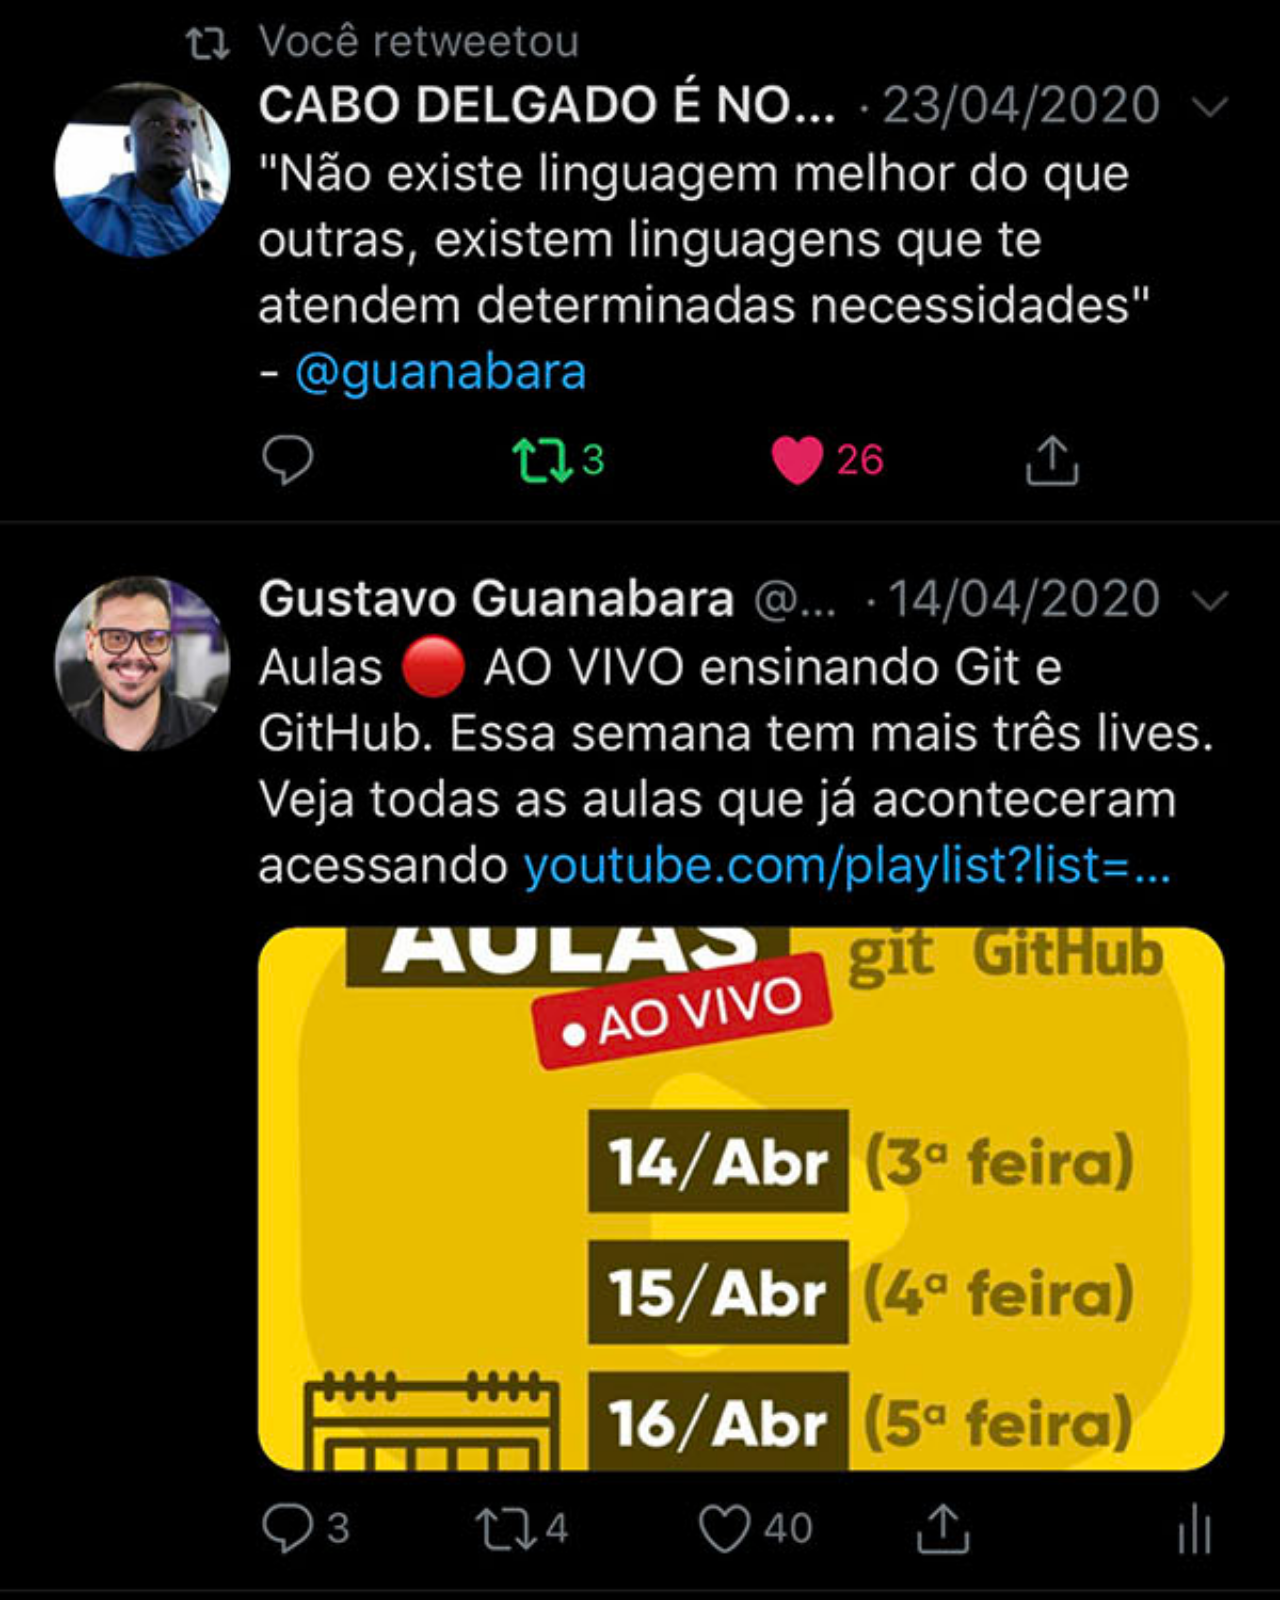
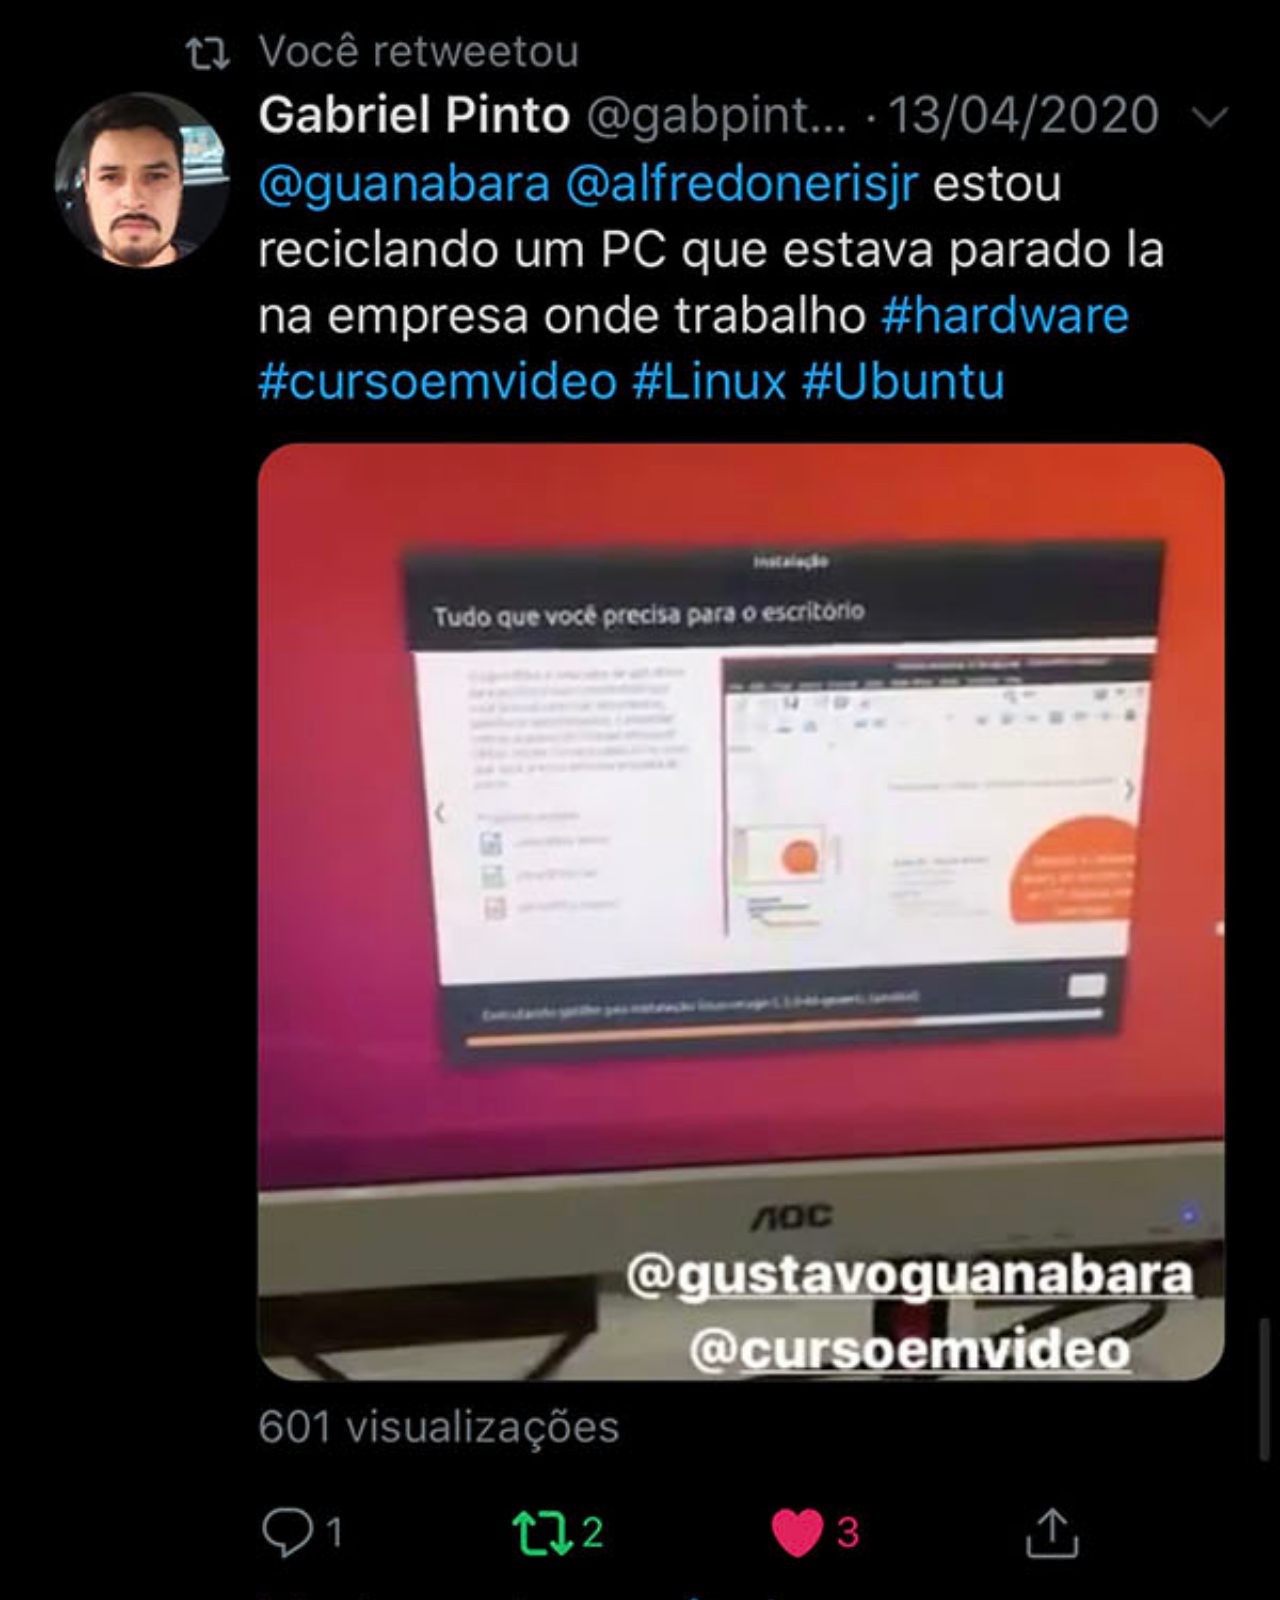
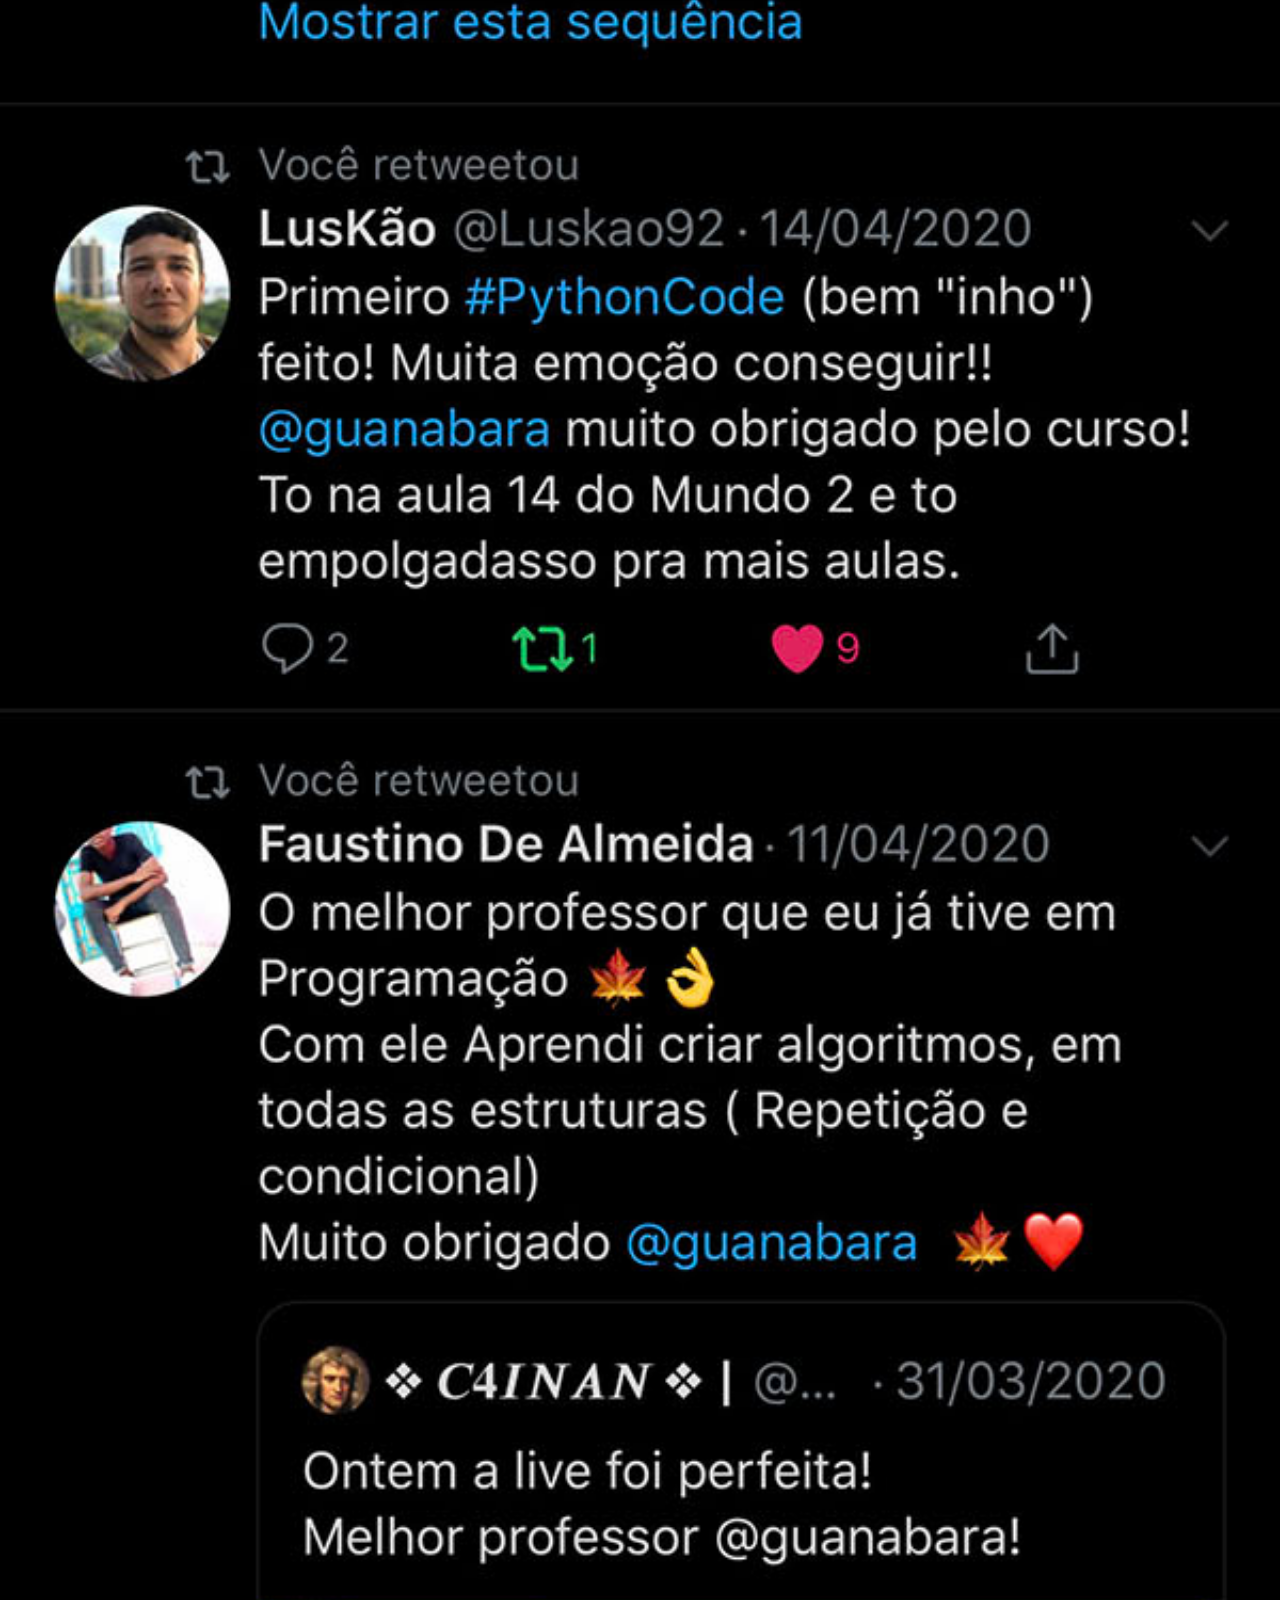
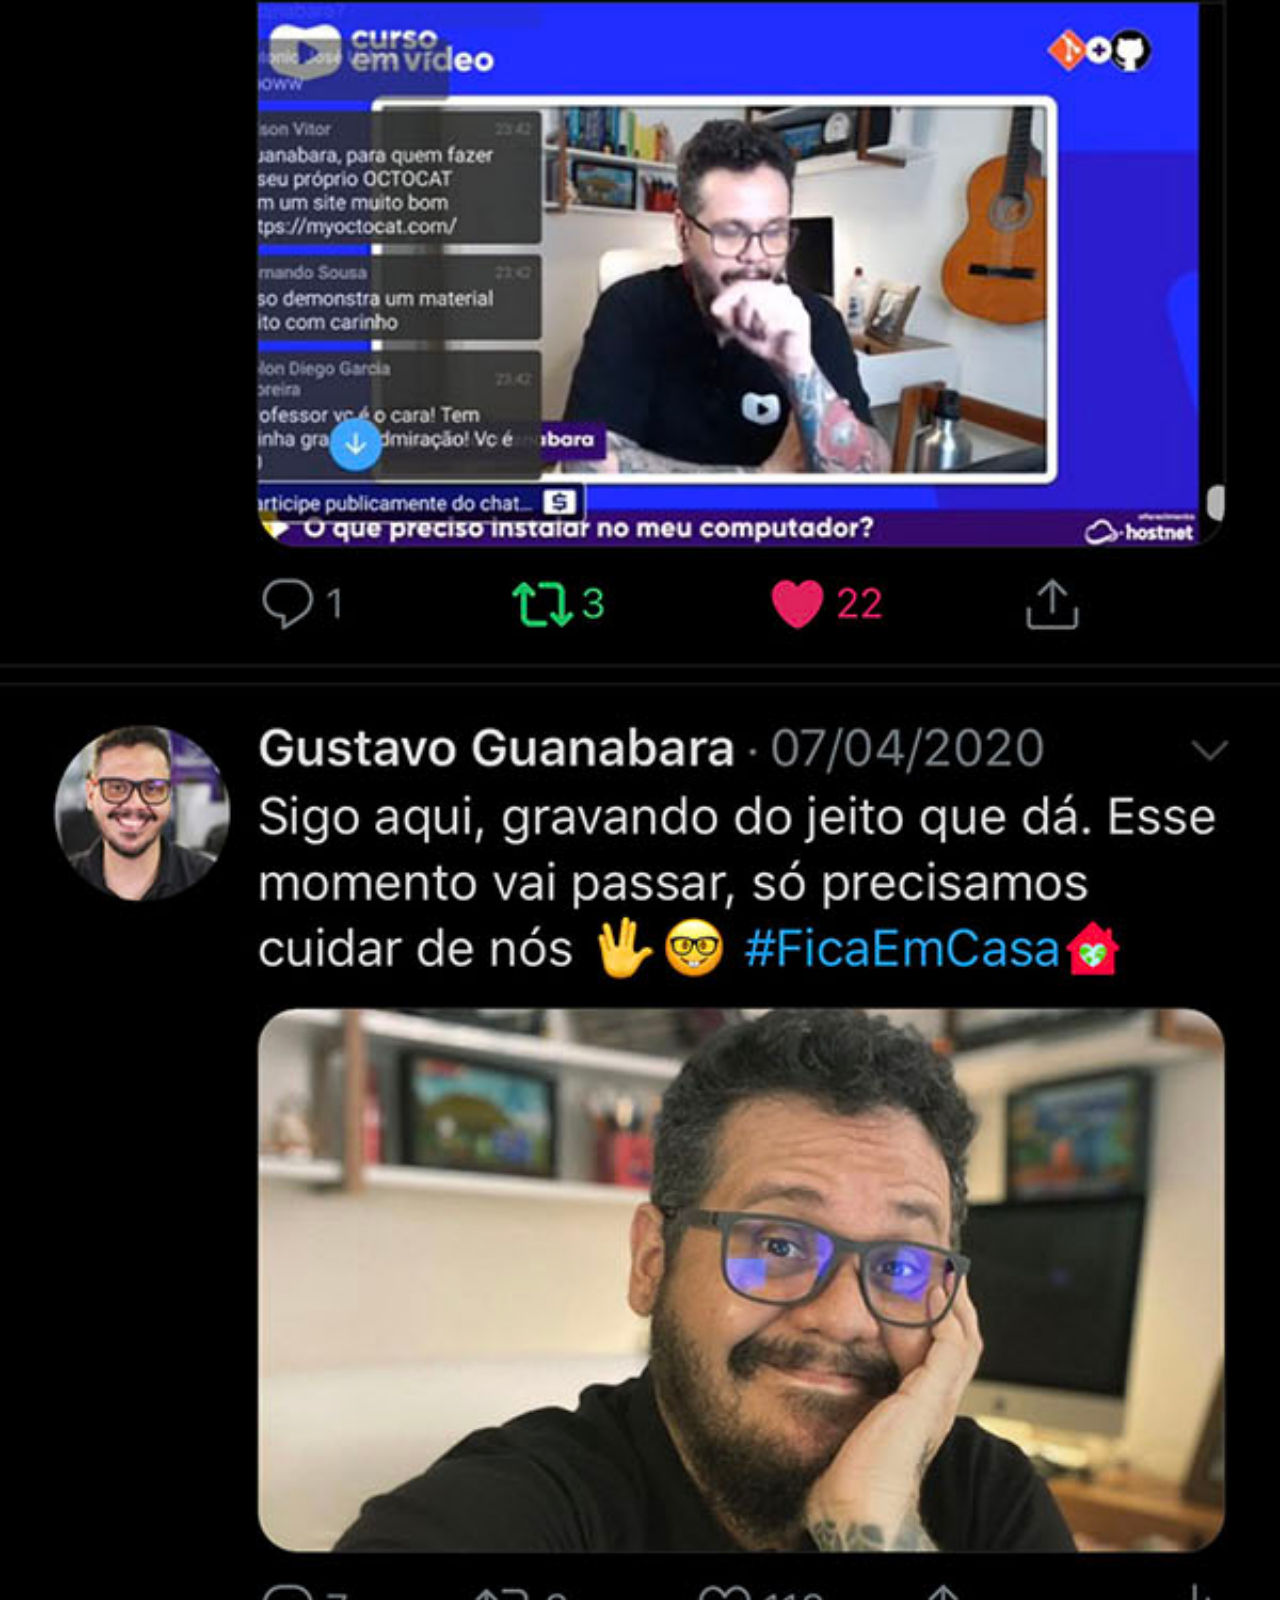
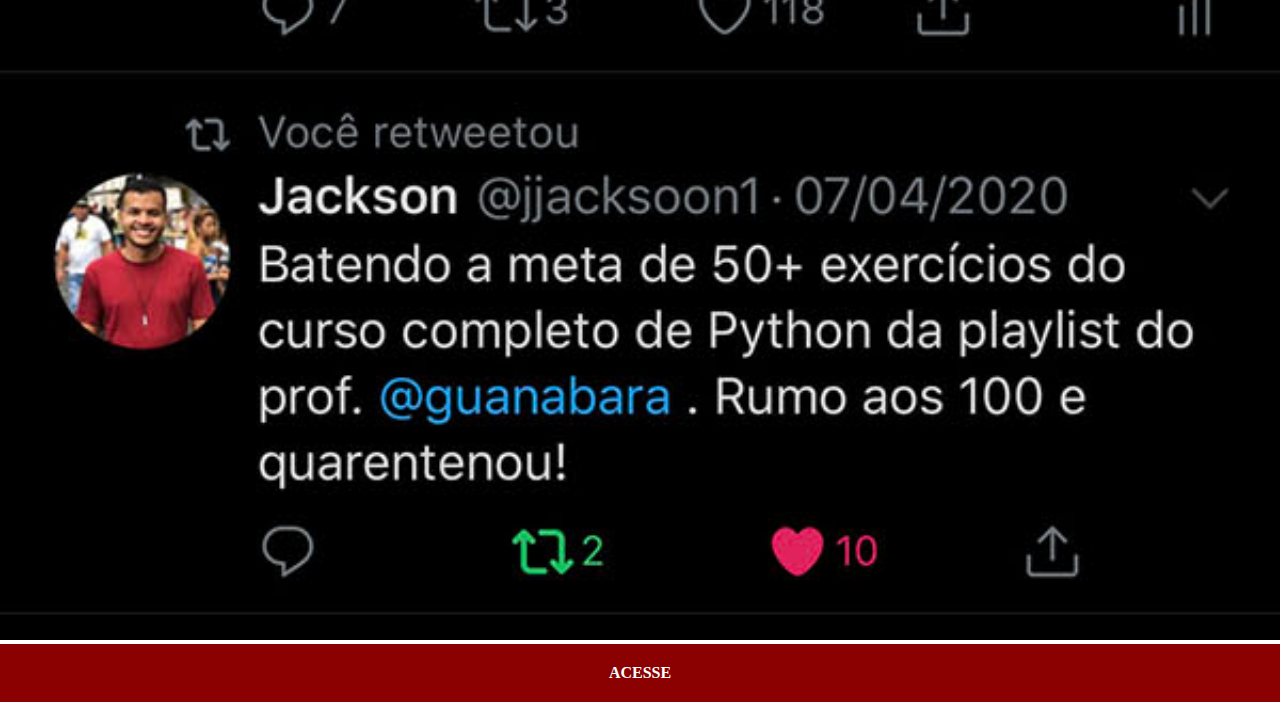
<file: Social/twitter.html>
<!DOCTYPE html>
<html lang="en">
<head>
    <meta charset="UTF-8">
    <meta name="viewport" content="width=device-width, initial-scale=1.0">
    <title>Twitter</title>
    <link rel="stylesheet" href="style-social/global.css">
</head>
<body>
    <img src="imagens/tela-twitter.jpg" alt="">
    <a href="https://x.com/guanabara" target="_blank">ACESSE</a>
</body>
</html>
</file>
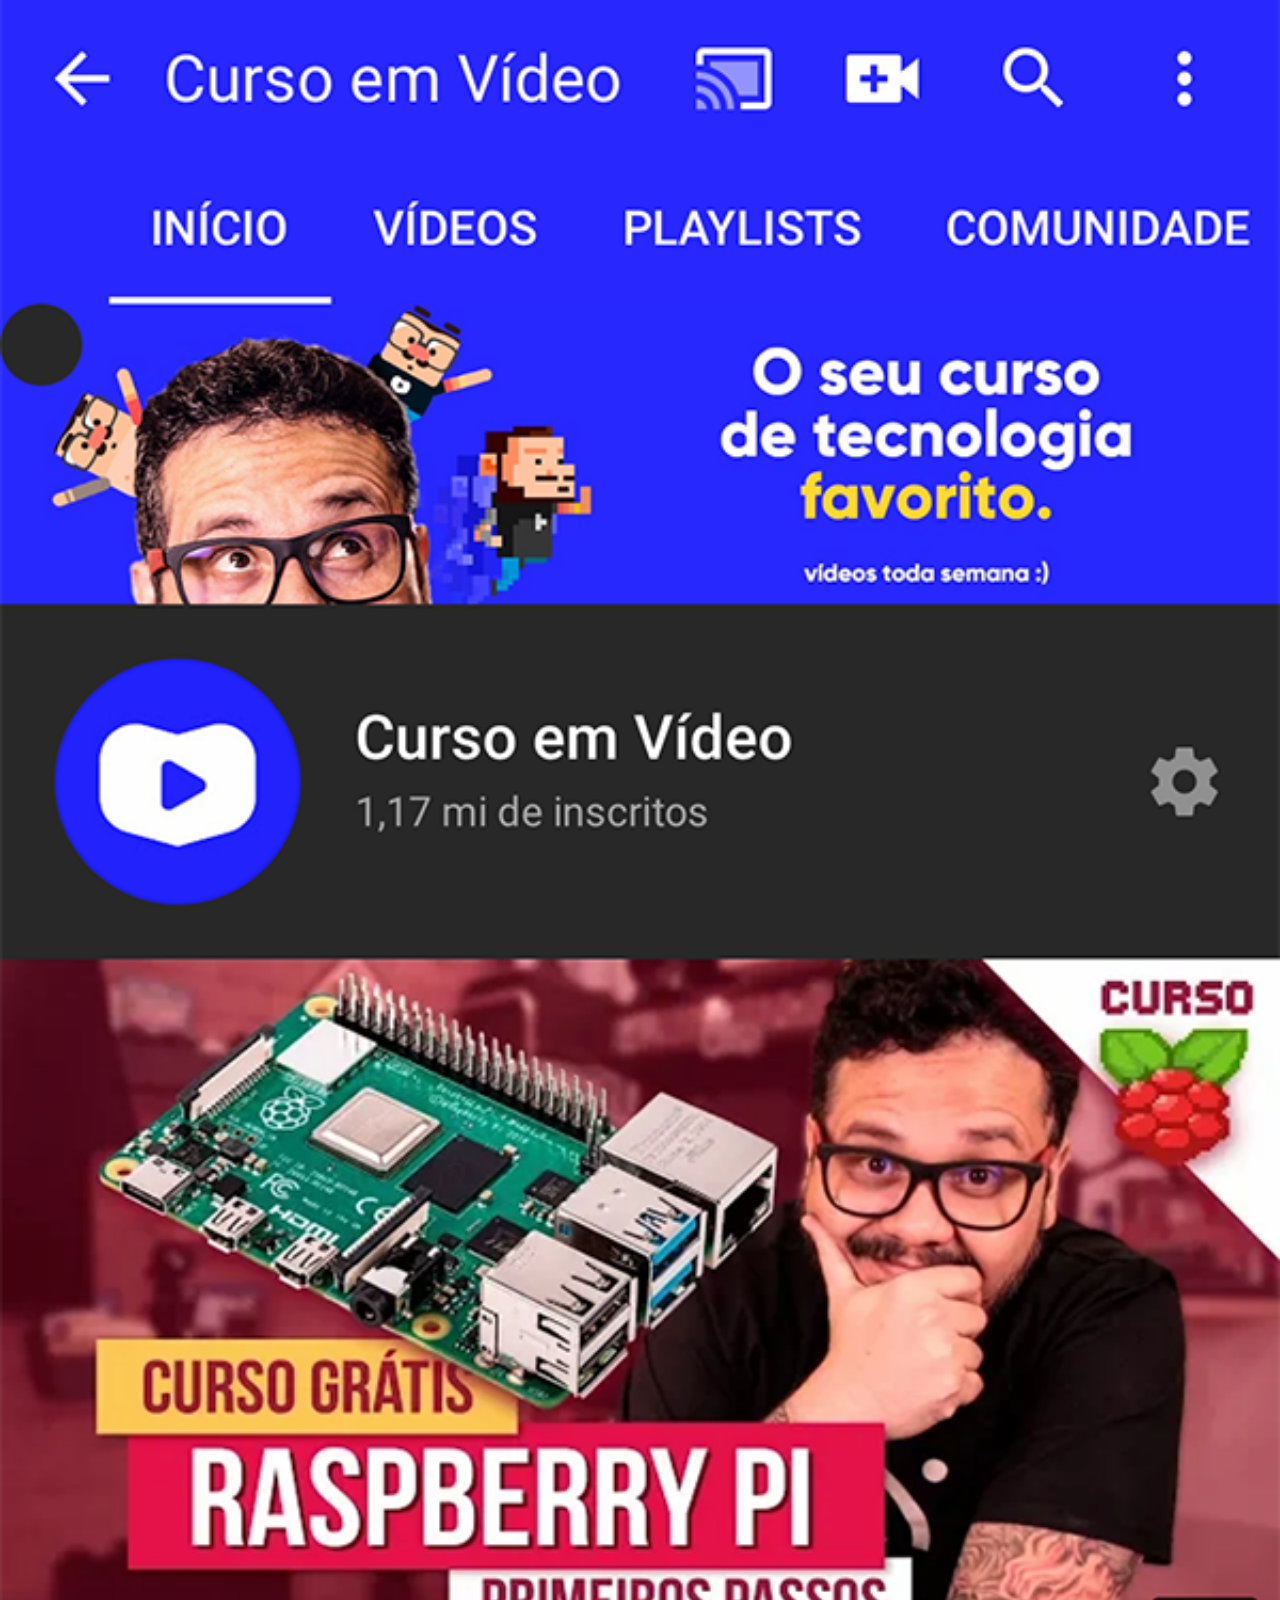
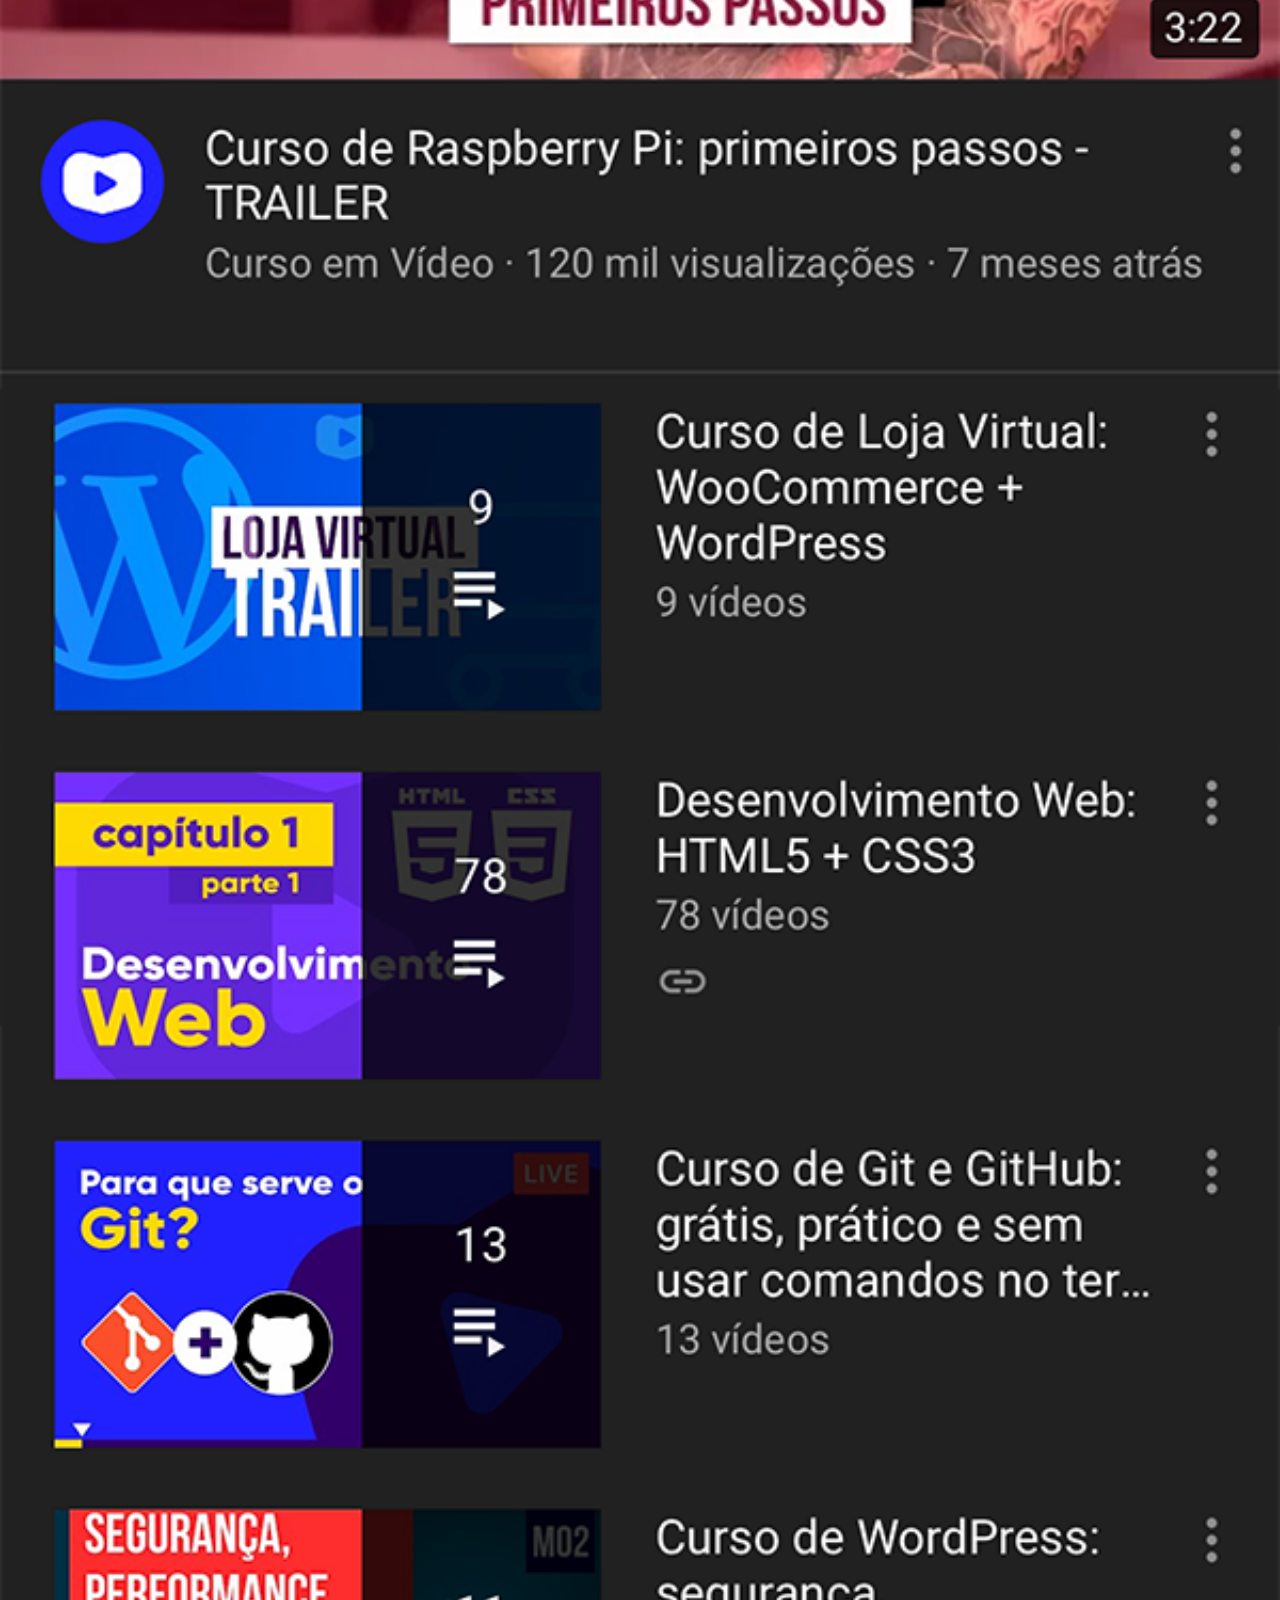
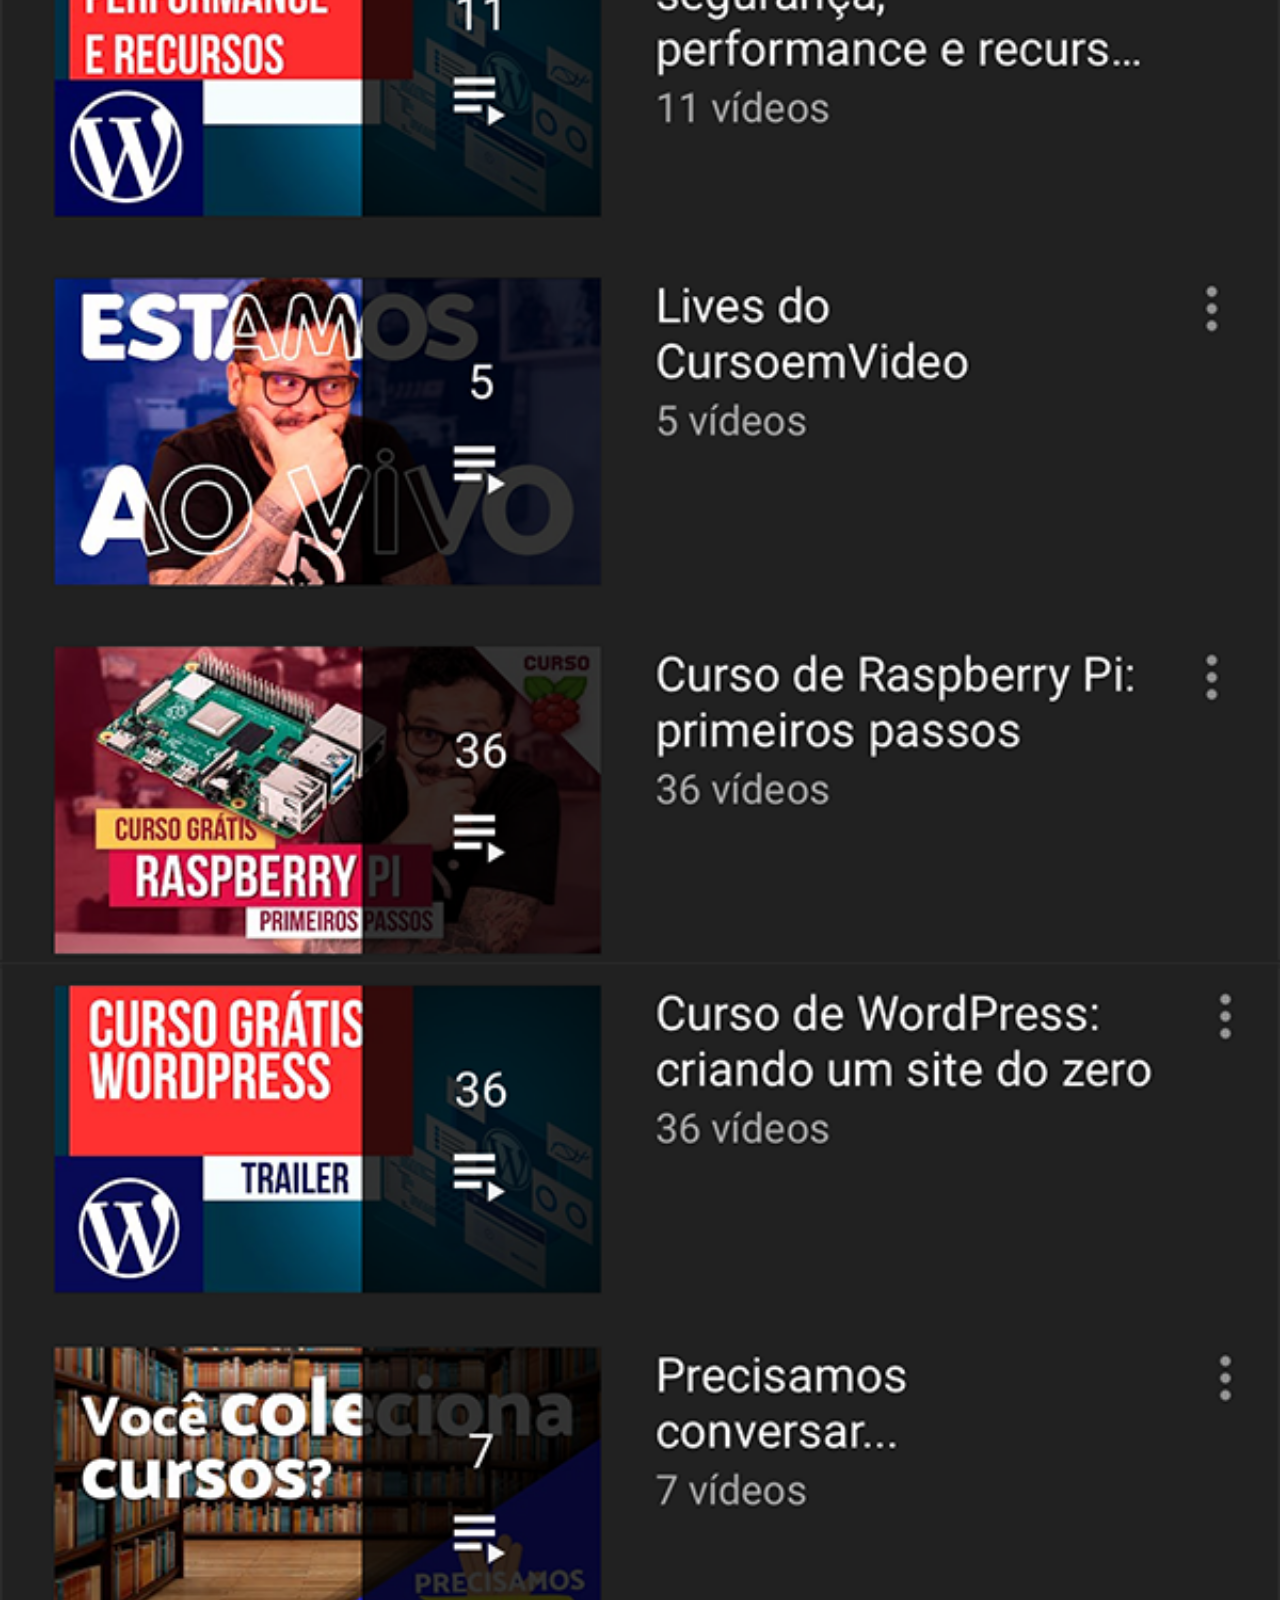
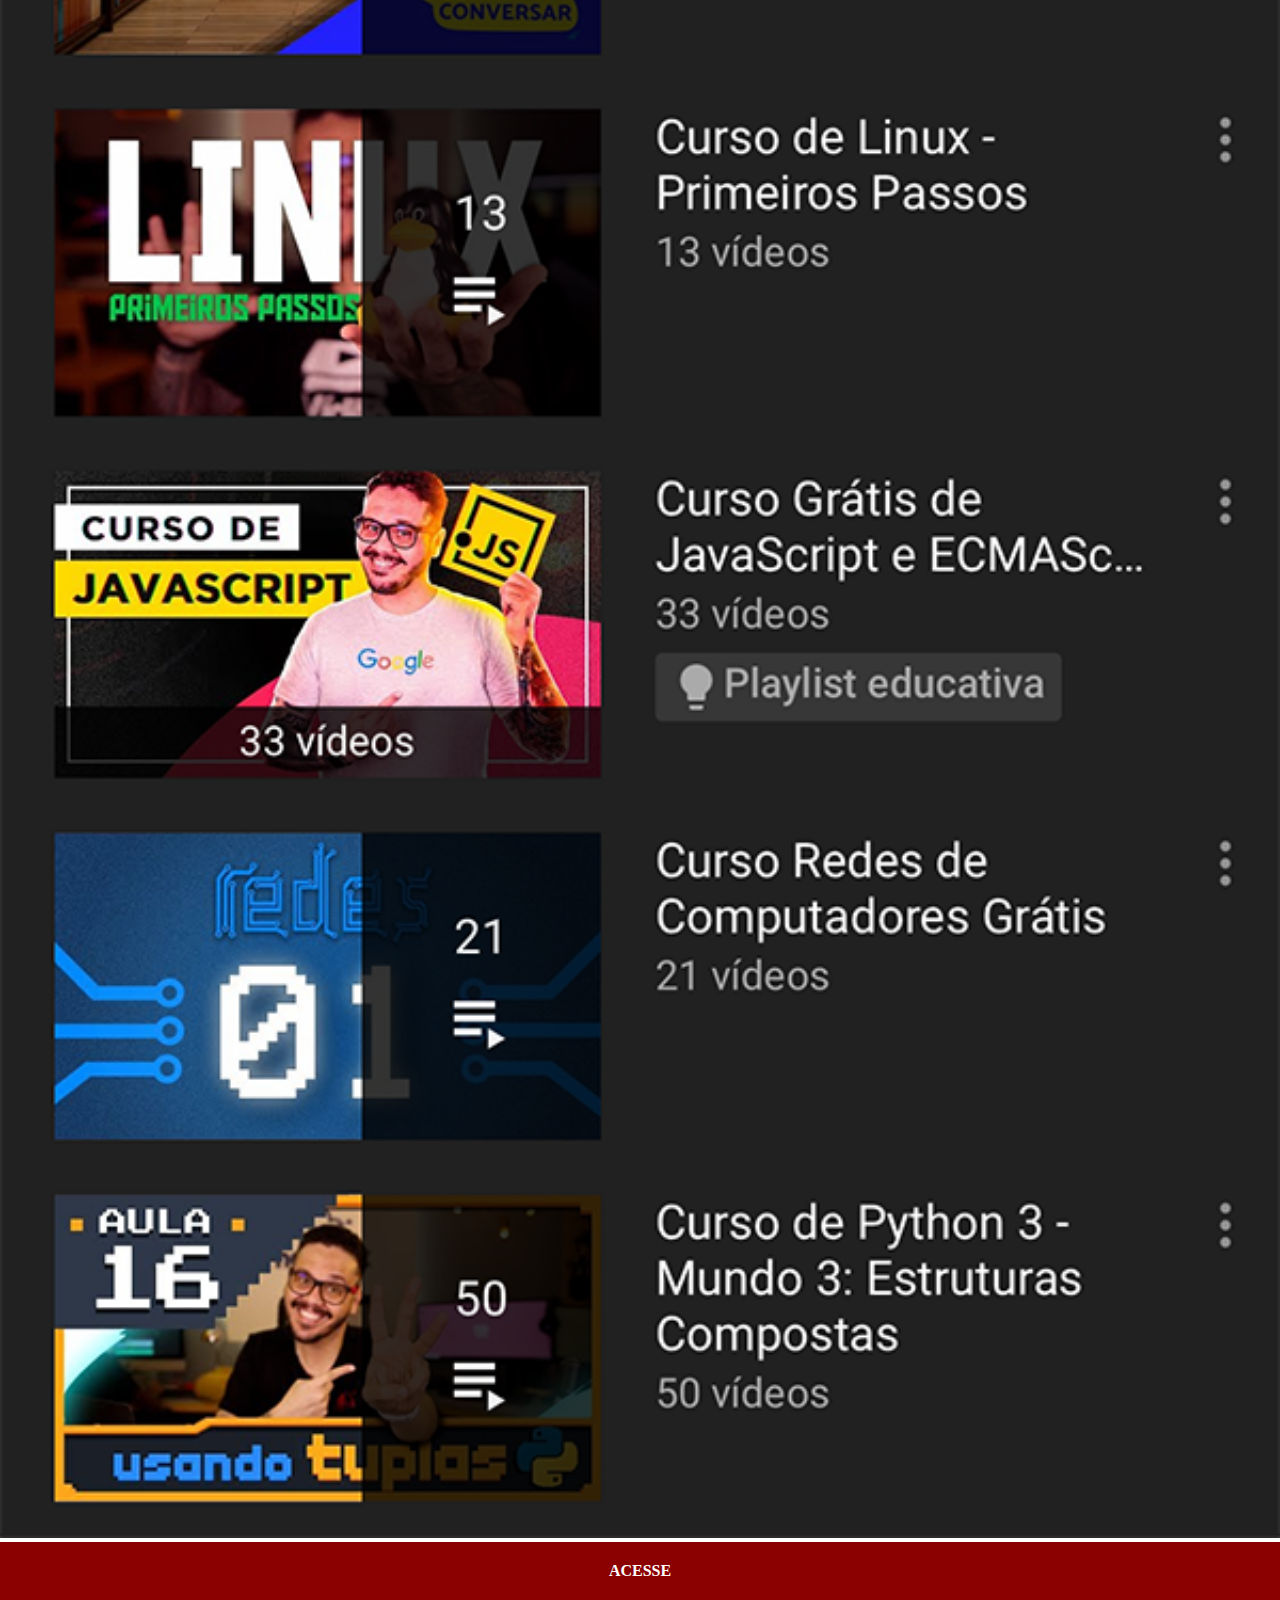
<file: Social/youtube.html>
<!DOCTYPE html>
<html lang="pt-br">
<head>
    <meta charset="UTF-8">
    <meta name="viewport" content="width=device-width, initial-scale=1.0">
    <title>YouTube</title>
    <link rel="stylesheet" href="style-social/global.css">
</head>
<body>
    <img src="imagens/tela-youtube.png" alt="">
    <a href="https://www.youtube.com/watch?v=ar5UB2MxraE&list=PLHz_AreHm4dkcVCk2Bn_fdVQ81Fkrh6WT&index=15" target="_blank">ACESSE</a>
</body>
</html>
</file>
<file: Cordel/estilo/style.css>
@charset "UTF-8";

@import url('https://fonts.googleapis.com/css2?family=Passion+One:wght@400;700;900&display=swap');

@import url('https://fonts.googleapis.com/css2?family=Sriracha&display=swap');

:root{
    --fonte1: Verdana, Geneva, Tahoma, sans-serif;
    --fonte2: 'Passion One', cursive;
    --fonte3: 'Sriracha', cursive;
}

* {
    margin: 0px;
    padding: 0px;
    font-size: 1em;
}

html, body {
    font-family: var(--fonte1);
    min-height: 100vh;
    background-color: darkgrey;
}

header {
    background-color: black;
    color: white;
    text-align: center;
}

header>h1 {
    font-family: var(--fonte2);
    padding-top: 50px;
    font-variant: small-caps;
    font-size: 7vw;
}

header > p {
    padding-bottom: 50px;
}

a {
    color: white;
    text-decoration: none;
    font-weight: bolder;
}

a:hover {
    text-decoration: underline;
}

section {
    padding-top: 10vh;
    padding-bottom: 10vh;
    line-height: 2em;
    padding-left: 30px;
    font-family: var(--fonte3);
    font-size: 2.5vw;
}

section > p {
    padding-bottom: 2em;
}

section.normal{
    background-color: white;
    color: black;
}

section.imagem {
    background-color: rgb(29, 24, 24);
    color: white;
    box-shadow: inset 6px 6px 13px 0px rgba(0, 0, 0, 0.596);
    background-size: cover;
    background-attachment: fixed;
}

section.imagem > p {
    background-color: rgba(0, 0, 0, 0.575);
    display: inline-block;
    padding: 5px;
    text-shadow: 1px 1px 0px black;
}

section#img01 {
    background-image: url(../imagens/background001.jpg);
    background-position: center center;
}

section#img02{
    background-image: url(../imagens/background002.jpg);
    background-position: right center;
}

footer {
    background-color: black;
    text-align: center;
    color: white;
    padding: 10px;
}
</file>
<file: Social/style-social/style.css>
@charset "UTF-8";

* {
    margin: 0px;
    padding: 0px;
    font-family: Arial, Helvetica, sans-serif;
}

html, body {
    height: 100vh;
    width: 100vw;
    background-color: black;
}

body {
    background: url(../imagens/fundo-madeira.jpg) no-repeat;
    background-position: top center;
    background-size: cover;
    background-attachment: fixed;
}

main {
    position: relative;
    height: 100vh;
}

section#telefone {
    position: absolute;
    top: 50%;
    left: 50%;
    transform: translate(-50%, -50%);
    background-color: aquamarine;
    background: url(../imagens/frame-iphone.png) no-repeat;
    height: 627px;
    width: 311px;
}

iframe#tela {
    position: relative;
    top: 80px;
    left: 22px;
    width: 267px;
    height: 471px;
}

section#redes-sociais {
    text-align: right;
}

section#redes-sociais img {
    width: 50px;
    margin: 10px;
    border-radius: 50%;
    box-shadow: 2px 2px 5px rgba(0, 0, 0, 0.514);
    box-sizing: border-box;
    transition: transform .5s
}

section#redes-sociais img:hover{ 
    border: solid rgba(255, 255, 255, 0.753);
    transform: translate(-4px, -4px);
    box-shadow: 5px 5px 10px rgba(0, 0, 0, 0.603);
    transition: transform .5s;
}
</file>
<file: Android/estilo/style.css>
@charset "UTF-8";

.roboto-thin {
    font-family: "Roboto", sans-serif;
    font-weight: 100;
    font-style: normal;
  }
  
  .roboto-light {
    font-family: "Roboto", sans-serif;
    font-weight: 300;
    font-style: normal;
  }
  
  .roboto-regular {
    font-family: "Roboto", sans-serif;
    font-weight: 400;
    font-style: normal;
  }
  
  .roboto-medium {
    font-family: "Roboto", sans-serif;
    font-weight: 500;
    font-style: normal;
  }
  
  .roboto-bold {
    font-family: "Roboto", sans-serif;
    font-weight: 700;
    font-style: normal;
  }
  
  .roboto-black {
    font-family: "Roboto", sans-serif;
    font-weight: 900;
    font-style: normal;
  }
  
  .roboto-thin-italic {
    font-family: "Roboto", sans-serif;
    font-weight: 100;
    font-style: italic;
  }
  
  .roboto-light-italic {
    font-family: "Roboto", sans-serif;
    font-weight: 300;
    font-style: italic;
  }
  
  .roboto-regular-italic {
    font-family: "Roboto", sans-serif;
    font-weight: 400;
    font-style: italic;
  }
  
  .roboto-medium-italic {
    font-family: "Roboto", sans-serif;
    font-weight: 500;
    font-style: italic;
  }
  
  .roboto-bold-italic {
    font-family: "Roboto", sans-serif;
    font-weight: 700;
    font-style: italic;
  }
  
  .roboto-black-italic {
    font-family: "Roboto", sans-serif;
    font-weight: 900;
    font-style: italic;
  }
  
  @font-face {
    font-family: 'Android';
    src: url('../fontes/idroid.otf') format('opentype');
    font-weight: normal;
  }

:root {
    --cor0: #c5ebd6;
    --cor1: #83e1ad;
    --cor3: #3ddc84;
    --cor4: #2fa866;
    --cor5: #1a5c37;
    --cor6: #063d1e;

    --fonte-padrao: Arial, Verdana, Helvetica, sans-serif;
    --font-destaque: "Roboto", sans-serif;
    --font-android: 'Android', sans-serif;
}

* {
    margin: 0px;
    padding: 0px;
}

body {
    background-color: var(--cor0);
    font-family: var(--fonte-padrao);
}

a.externo::after {
  content: '\00A0\1F517';
}

header {
  background-image: linear-gradient(to bottom, var(--cor4), var(--cor5));
    background-color: var(--cor4);
    min-height: 150px;
    text-align: center;
    padding-top: 40px;
}

header > h1 {
    color: white;
    font-family: var(--font-destaque);
    margin-bottom: 20px;
    font-size: 3em;
    text-shadow: 2px 2px 0px rgba(0, 0, 0, 0.445);
    font-weight: normal;
}

header > p {
    color: white;
    font-size: 1.2em;
    font-family: var(--fonte-padrao);
    max-width: 600px;
    padding-right: 10px;
    padding-left: 10px;
    margin: auto;
    text-shadow: 2px 2px 3px black;
    padding-bottom: 10px;
}

nav {
    background-color: var(--cor5);
    padding: 10px;
    box-shadow: 0px 7px 7px rgba(0, 0, 0, 0.336);
}

nav > a {
  color: var(--cor1);
  padding: 10px;
  text-decoration: none;
  font-weight: bold;
  transition: .8s;
}

nav > a:hover {
  background-color: var(--cor3);
  color: var(--cor6);
  border-radius: 5px;
  transition-duration: .5s;
}

main {

    padding: 20px;
    margin: auto;
    margin-bottom: 20px;
    min-width: 300px;
    max-width: 1000px;  
    background-color: white;
    box-shadow: 0px 0px 10px rgba(0, 0, 0, 0.384);
    border-bottom-left-radius: 10px;
    border-bottom-right-radius: 10px;
}

main h1 {
    color: var(--cor6);
    font-family: var(--font-android);
    transition: 2s;
    font-weight: normal;
}

main h2 {
    font-family: var(--font-android); 
    color: var(--cor5);
    font-size: 1.3em;
    background-image: linear-gradient(to right, var(--cor1), transparent);
    text-indent: 8px;
    font-weight: normal;
}

main p {
  margin: 15px 0px;
  text-align: justify;
  text-indent: 30px;
  font-size: 1em;
  line-height: 2em;
}

main strong {
  color: var(--cor5);
  font-weight: bold;
}

main a {
  text-decoration: none;
  font-weight: bold;
  color: var(--cor5);
  background-color: var(--cor1);
  padding: 2px 6px;
}

main a:hover {
  text-decoration: underline;
  color: var(--cor4);
}

main img {
  width: 100%;
}

main img.pq {
  max-width: 350px;
  display: block;
  margin: auto;
}

div.video {
  background-color: var(--cor5);
  margin: 0px -20px 30px -20px;
  padding: 20px;
  padding-bottom: 56.6%;
  position: relative;
}

div.video > iframe {
  position: absolute;
  top: 5%;
  left: 5%;
  width: 90%;
  height: 90%;
}

aside {
  background-color: var(--cor1);
  padding: 10px;
  border-radius: 10px;
  box-shadow: 3px 3px 8px rgba(0, 0, 0, 0.37);
}

aside > ul {
  list-style-type: '\2714\00A0\00A0';
  list-style-position: inside;
  columns: 2;
}

footer {
    background-color: var(--cor6);
    color: white;
    text-align: center;
    font-size: 0.8em;
    padding: 5px;
}

aside > h3 {
  background-color: var(--cor5);
  color: white;
  padding: 10px;
  margin: -10px -10px 0px -10px;
  border-radius: 10px 10px 0px 0px;
}

footer a {
  text-decoration: none;
  color: white;
  font-weight: bolder;
}

footer a:hover {
  text-decoration: underline;
  color: var(--cor2);
}
</file>
<file: Social/style-social/global.css>
* {
    margin: 0px;
    padding: 0px;
}

::-webkit-scrollbar{
    width: 0px;
    height: 0px;
}

img {
    width: 100vw;
    
}

a {
    display: block;
    background-color: darkred;
    color: white;
    padding: 20px;
    text-align: center;
    font-weight: bolder;
    text-decoration: none;
}

a:hover {
    background-color: red;
}
</file>
